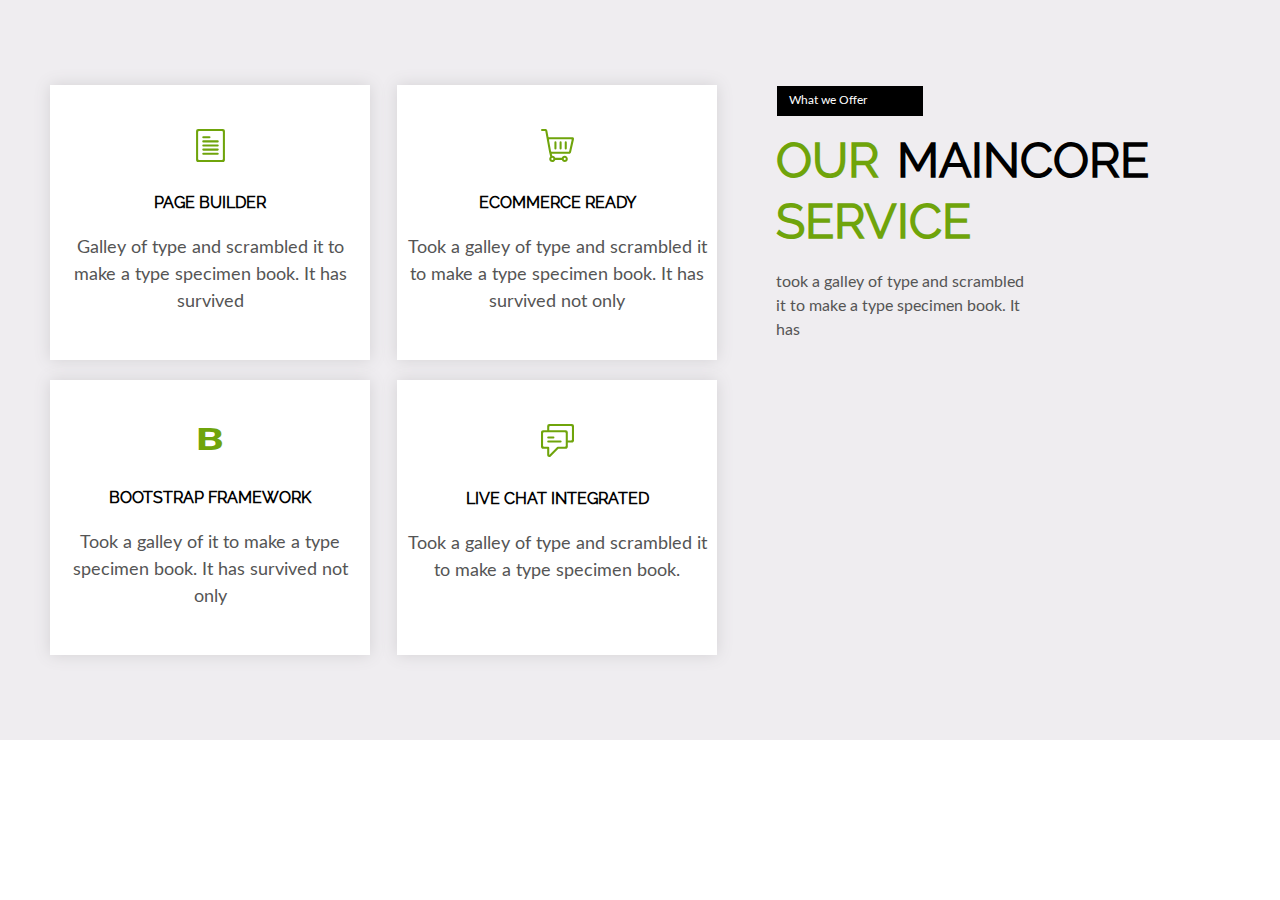
<file: lesson27/index.html>
<!doctype html>
<html lang="en">

<head>
    <meta charset="utf-8">
    <meta name="viewport" content="width=device-width, initial-scale=1, shrink-to-fit=no">
    <link rel="stylesheet" href="css/normalize.css">
    <link rel="stylesheet" href="css/style.css">
    <title>Site</title>
</head>

<body>
    <section class="main">
        <div class="container">
            <div class="grid-block">
                <div class="main__header">
                    <div class="main__subtitle">What we Offer</div>
                    <div class="invalid">
                        <h1 class="main__title-1">Our</h1>
                        <h1 class="main__title-3">MainCore</h1>
                    </div>
                    <h1 class="main__title-2">Service</h1>
                    <p>took a galley of type and scrambled it to make a type specimen book. It has</p>
                </div>
                <div class="main__block-1">
                    <img src="img/File.svg" width="29" height="33">
                    <strong class="main__block__title">Page builder</strong>
                    <span class="main__block__subtitle">Galley of type and scrambled it to make a type specimen book. It has survived </span>
                </div>
                <div class="main__block-2">
                    <img src="img/Shopping cart.svg" width="33" height="33">
                    <strong class="main__block__title">Ecommerce ready</strong>
                    <span class="main__block__subtitle">Took a galley of type and scrambled it to make a type specimen book. It has survived not only </span>
                </div>
                <div class="main__block-3">
                    <img src="img/B.svg" width="28" height="37">
                    <strong class="main__block__title">Bootstrap Framework</strong>
                    <span class="main__block__subtitle">Took a galley of it to make a type specimen book. It has survived not only </span>
                </div>
                <div class="main__block-4">
                    <img src="img/Comments.svg" width="33" height="33">
                    <strong class="main__block__title">Live Chat Integrated</strong>
                    <span class="main__block__subtitle">Took a galley of type and scrambled it to make a type specimen book.</span>
                </div>
            </div>
        </div>
    </section>
</body>

</html>
</file>
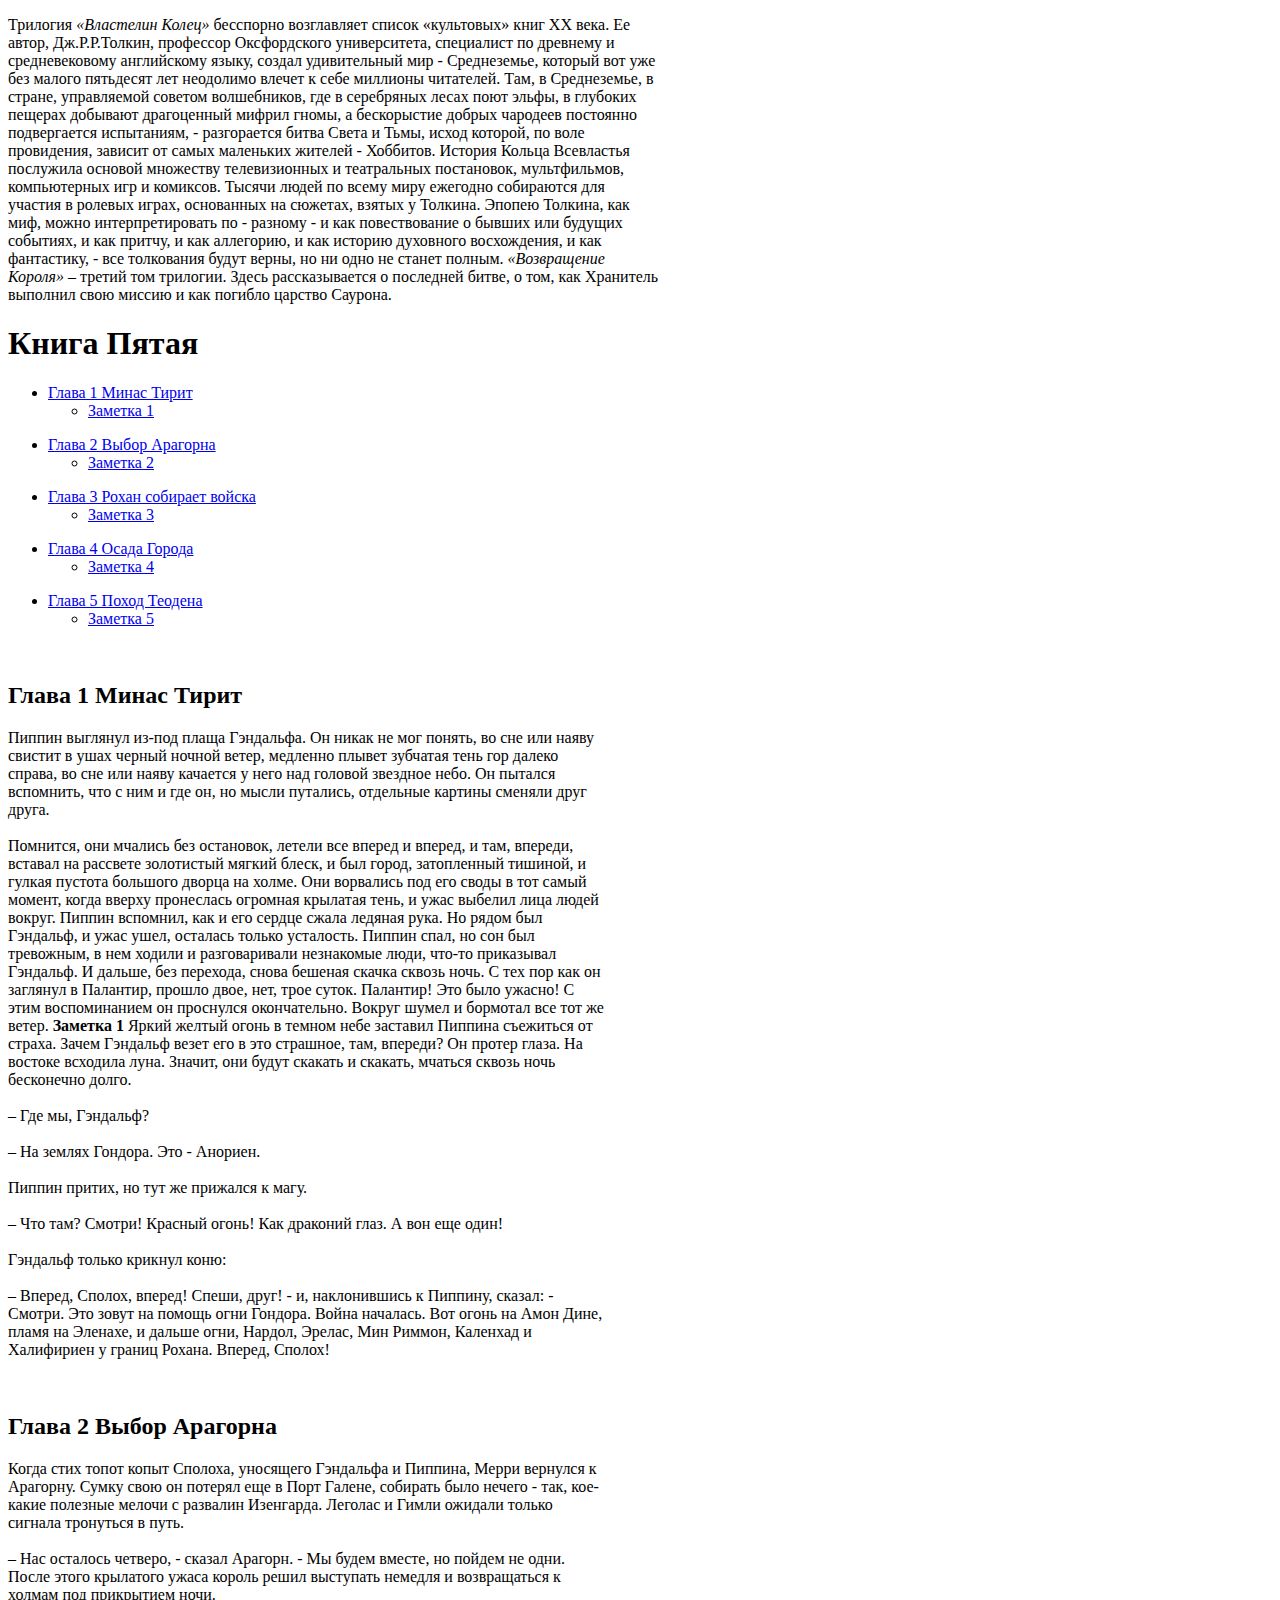
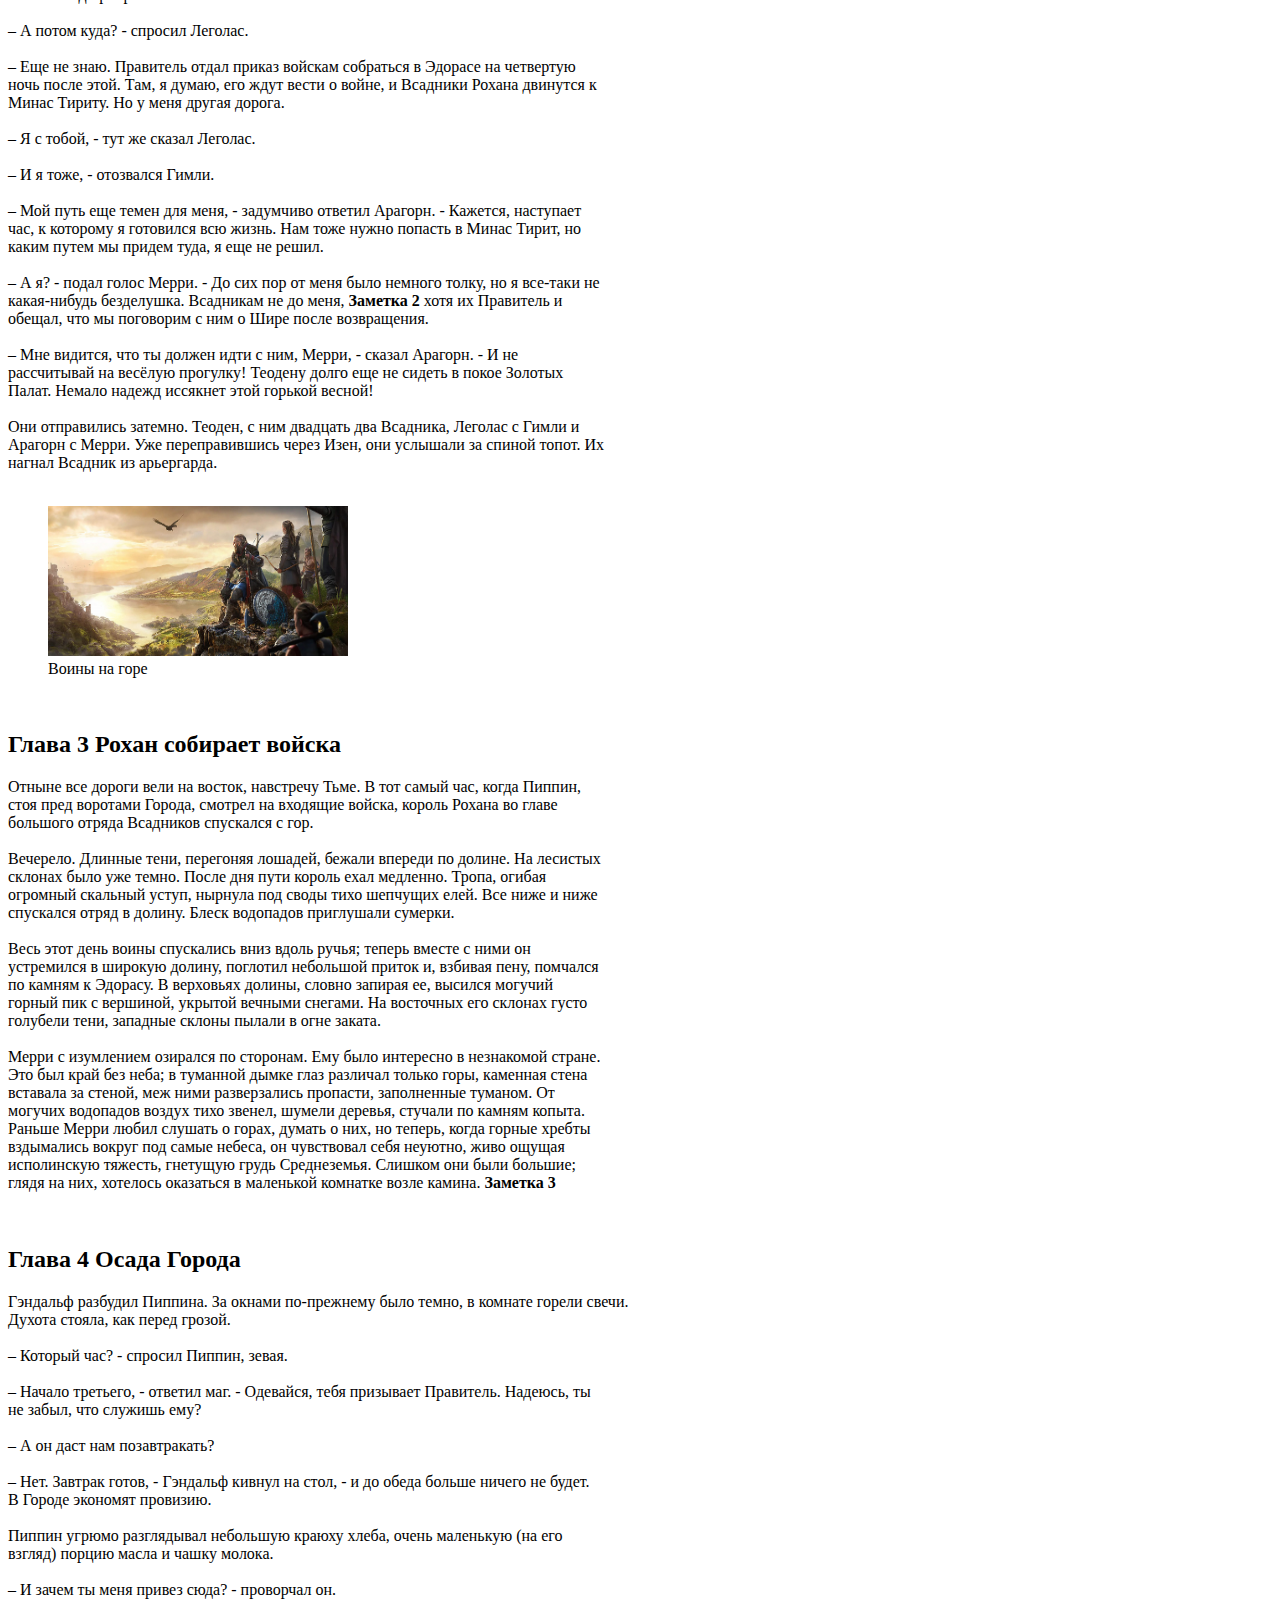
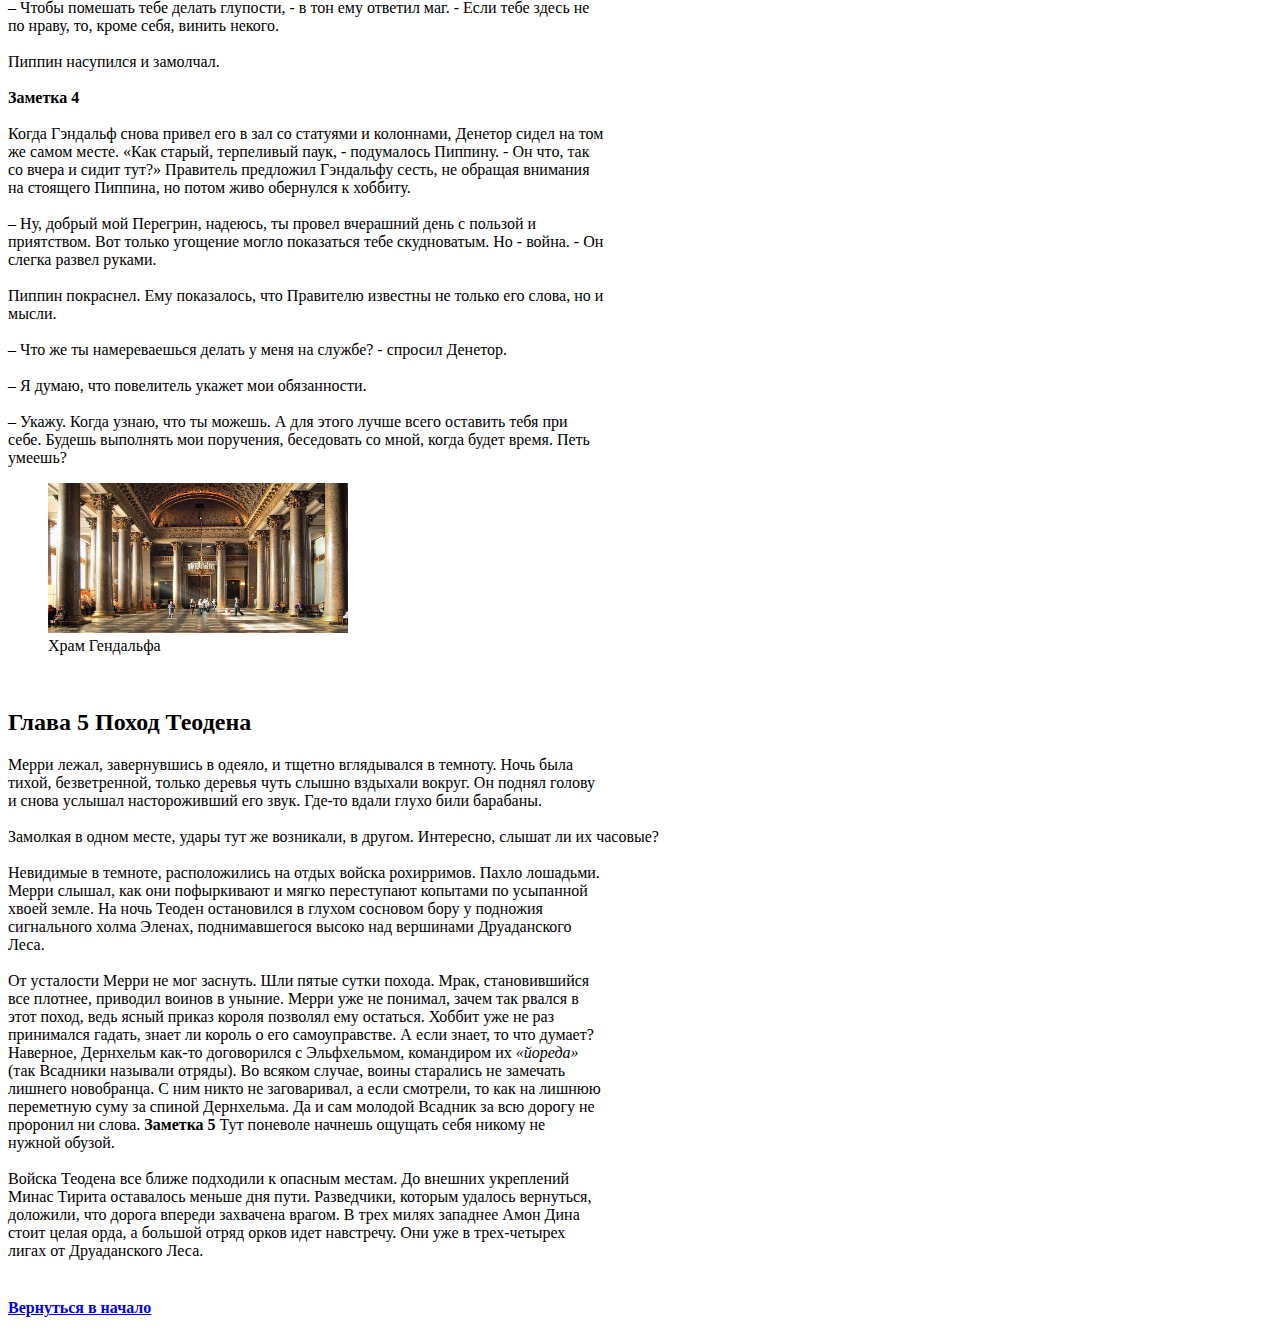
<file: lesson4/index.html>
<!DOCTYPE html>
<html lang="en">

<head>
    <meta charset="UTF-8">
    <meta http-equiv="X-UA-Compatible" content="IE=edge">
    <meta name="viewport" content="width=device-width, initial-scale=1.0">

    <title>Document</title>
</head>

<body>
    <p id="BeginPage">
        Трилогия <i>«Властелин Колец»</i> бесспорно возглавляет список «культовых» книг XX века. Ее <br> автор, Дж.Р.Р.Толкин, профессор Оксфордского университета, специалист по древнему и <br> средневековому английскому языку, создал удивительный мир
        - Среднеземье, который вот уже <br> без малого пятьдесят лет неодолимо влечет к себе миллионы читателей. Там, в Среднеземье, в <br> стране, управляемой советом волшебников, где в серебряных лесах поют эльфы, в глубоких <br> пещерах добывают драгоценный
        мифрил гномы, а бескорыстие добрых чародеев постоянно <br> подвергается испытаниям, - разгорается битва Света и Тьмы, исход которой, по воле <br> провидения, зависит от самых маленьких жителей - Хоббитов. История Кольца Всевластья <br> послужила
        основой множеству телевизионных и театральных постановок, мультфильмов, <br> компьютерных игр и комиксов. Тысячи людей по всему миру ежегодно собираются для <br> участия в ролевых играх, основанных на сюжетах, взятых у Толкина. Эпопею Толкина,
        как <br> миф, можно интерпретировать по - разному - и как повествование о бывших или будущих <br> событиях, и как притчу, и как аллегорию, и как историю духовного восхождения, и как <br> фантастику, - все толкования будут верны, но ни одно не
        станет полным. <i>«Возвращение <br> Короля»</i> – третий том трилогии. Здесь рассказывается о последней битве, о том, как Хранитель <br> выполнил свою миссию и как погибло царство Саурона.
    </p>

    <h1>Книга Пятая</h1>

    <ul>
        <li><a href="#ChapterFirst">Глава 1 Минас Тирит</a></li>
        <ul>
            <li><a href="#NoteFirst">Заметка 1</a></li>
        </ul>
    </ul>
    <ul>
        <li><a href="#ChapterSecond">Глава 2 Выбор Арагорна</a></li>
        <ul>
            <li><a href="#NoteSecond">Заметка 2</a></li>
        </ul>
    </ul>
    <ul>
        <li><a href="#ChapterThird">Глава 3 Рохан собирает войска</a></li>
        <ul>
            <li><a href="#NoteThird">Заметка 3</a></li>
        </ul>
    </ul>
    <ul>
        <li><a href="#ChapterFourth">Глава 4 Осада Города</a></li>
        <ul>
            <li><a href="#NoteFourth">Заметка 4</a></li>
        </ul>
    </ul>
    <ul>
        <li><a href="#ChapterFifth">Глава 5 Поход Теодена</a></li>
        <ul>
            <li><a href="#NoteFifth">Заметка 5</a></li>
        </ul>
    </ul>
    <br>

    <h2 id="ChapterFirst">Глава 1 Минас Тирит</h2>
    <p>
        Пиппин выглянул из-под плаща Гэндальфа. Он никак не мог понять, во сне или наяву <br> свистит в ушах черный ночной ветер, медленно плывет зубчатая тень гор далеко <br> справа, во сне или наяву качается у него над головой звездное небо. Он пытался
        <br> вспомнить, что с ним и где он, но мысли путались, отдельные картины сменяли друг <br> друга. <br> <br> Помнится, они мчались без остановок, летели все вперед и вперед, и там, впереди, <br> вставал на рассвете золотистый мягкий блеск, и был
        город, затопленный тишиной, и <br> гулкая пустота большого дворца на холме. Они ворвались под его своды в тот самый <br> момент, когда вверху пронеслась огромная крылатая тень, и ужас выбелил лица людей <br> вокруг. Пиппин вспомнил, как и его
        сердце сжала ледяная рука. Но рядом был <br> Гэндальф, и ужас ушел, осталась только усталость. Пиппин спал, но сон был <br> тревожным, в нем ходили и разговаривали незнакомые люди, что-то приказывал <br> Гэндальф. И дальше, без перехода, снова
        бешеная скачка сквозь ночь. С тех пор как он <br> заглянул в Палантир, прошло двое, нет, трое суток. Палантир! Это было ужасно! С <br> этим воспоминанием он проснулся окончательно. Вокруг шумел и бормотал все тот же <br> ветер.
        <b id="NoteFirst">Заметка 1</b> Яркий желтый огонь в темном небе заставил Пиппина съежиться от <br> страха. Зачем Гэндальф везет его в это страшное, там, впереди? Он протер глаза. На <br> востоке всходила луна. Значит, они будут скакать и скакать,
        мчаться сквозь ночь <br> бесконечно долго. <br> <br> – Где мы, Гэндальф? <br> <br> – На землях Гондора. Это - Анориен. <br> <br> Пиппин притих, но тут же прижался к магу. <br> <br> – Что там? Смотри! Красный огонь! Как драконий глаз. А вон еще
        один! <br> <br> Гэндальф только крикнул коню: <br> <br> – Вперед, Сполох, вперед! Спеши, друг! - и, наклонившись к Пиппину, сказал: - <br> Смотри. Это зовут на помощь огни Гондора. Война началась. Вот огонь на Амон Дине, <br> пламя на Эленахе,
        и дальше огни, Нардол, Эрелас, Мин Риммон, Каленхад и <br> Халифириен у границ Рохана. Вперед, Сполох!
    </p>
    <br>

    <h2 id="ChapterSecond">Глава 2 Выбор Арагорна</h2>
    <p>
        Когда стих топот копыт Сполоха, уносящего Гэндальфа и Пиппина, Мерри вернулся к <br> Арагорну. Сумку свою он потерял еще в Порт Галене, собирать было нечего - так, кое- <br> какие полезные мелочи с развалин Изенгарда. Леголас и Гимли ожидали только
        <br> сигнала тронуться в путь. <br> <br> – Нас осталось четверо, - сказал Арагорн. - Мы будем вместе, но пойдем не одни. <br> После этого крылатого ужаса король решил выступать немедля и возвращаться к <br> холмам под прикрытием ночи. <br> <br>        – А потом куда? - спросил Леголас. <br> <br> – Еще не знаю. Правитель отдал приказ войскам собраться в Эдорасе на четвертую <br> ночь после этой. Там, я думаю, его ждут вести о войне, и Всадники Рохана двинутся к <br> Минас Тириту. Но у меня другая
        дорога. <br> <br> – Я с тобой, - тут же сказал Леголас. <br> <br> – И я тоже, - отозвался Гимли. <br> <br> – Мой путь еще темен для меня, - задумчиво ответил Арагорн. - Кажется, наступает <br> час, к которому я готовился всю жизнь. Нам тоже нужно
        попасть в Минас Тирит, но <br> каким путем мы придем туда, я еще не решил. <br> <br> – А я? - подал голос Мерри. - До сих пор от меня было немного толку, но я все-таки не <br> какая-нибудь безделушка. Всадникам не до меня,
        <b id="NoteSecond">Заметка 2</b> хотя их Правитель и <br> обещал, что мы поговорим с ним о Шире после возвращения. <br> <br> – Мне видится, что ты должен идти с ним, Мерри, - сказал Арагорн. - И не <br> рассчитывай на весёлую прогулку! Теодену
        долго еще не сидеть в покое Золотых <br> Палат. Немало надежд иссякнет этой горькой весной! <br> <br> Они отправились затемно. Теоден, с ним двадцать два Всадника, Леголас с Гимли и <br> Арагорн с Мерри. Уже переправившись через Изен, они услышали
        за спиной топот. Их <br> нагнал Всадник из арьергарда. <br> <br>
    </p>
    <figure>
        <img src="img/MontainKing.jpeg" alt="people from the mountain" width="300px" height="150px">
        <figcaption>Воины на горе</figcaption>
    </figure>
    <br>

    <h2 id="ChapterThird">Глава 3 Рохан собирает войска</h2>
    <p>
        Отныне все дороги вели на восток, навстречу Тьме. В тот самый час, когда Пиппин, <br> стоя пред воротами Города, смотрел на входящие войска, король Рохана во главе <br> большого отряда Всадников спускался с гор. <br> <br> Вечерело. Длинные тени,
        перегоняя лошадей, бежали впереди по долине. На лесистых <br> склонах было уже темно. После дня пути король ехал медленно. Тропа, огибая <br> огромный скальный уступ, нырнула под своды тихо шепчущих елей. Все ниже и ниже <br> спускался отряд в
        долину. Блеск водопадов приглушали сумерки. <br> <br> Весь этот день воины спускались вниз вдоль ручья; теперь вместе с ними он <br> устремился в широкую долину, поглотил небольшой приток и, взбивая пену, помчался <br> по камням к Эдорасу. В верховьях
        долины, словно запирая ее, высился могучий <br> горный пик с вершиной, укрытой вечными снегами. На восточных его склонах густо <br> голубели тени, западные склоны пылали в огне заката. <br> <br> Мерри с изумлением озирался по сторонам. Ему было
        интересно в незнакомой стране. <br> Это был край без неба; в туманной дымке глаз различал только горы, каменная стена <br> вставала за стеной, меж ними разверзались пропасти, заполненные туманом. От <br> могучих водопадов воздух тихо звенел, шумели
        деревья, стучали по камням копыта. <br> Раньше Мерри любил слушать о горах, думать о них, но теперь, когда горные хребты <br> вздымались вокруг под самые небеса, он чувствовал себя неуютно, живо ощущая <br> исполинскую тяжесть, гнетущую грудь
        Среднеземья. Слишком они были большие; <br> глядя на них, хотелось оказаться в маленькой комнатке возле камина.
        <b id="NoteThird">Заметка 3</b>
    </p>
    <br>

    <h2 id="ChapterFourth">Глава 4 Осада Города</h2>
    <p>
        Гэндальф разбудил Пиппина. За окнами по-прежнему было темно, в комнате горели свечи. <br> Духота стояла, как перед грозой. <br> <br> – Который час? - спросил Пиппин, зевая. <br> <br> – Начало третьего, - ответил маг. - Одевайся, тебя призывает
        Правитель. Надеюсь, ты <br> не забыл, что служишь ему? <br> <br> – А он даст нам позавтракать? <br> <br> – Нет. Завтрак готов, - Гэндальф кивнул на стол, - и до обеда больше ничего не будет. <br> В Городе экономят провизию. <br> <br> Пиппин угрюмо
        разглядывал небольшую краюху хлеба, очень маленькую (на его <br> взгляд) порцию масла и чашку молока. <br> <br> – И зачем ты меня привез сюда? - проворчал он. <br> – Чтобы помешать тебе делать глупости, - в тон ему ответил маг. - Если тебе здесь
        не
        <br> по нраву, то, кроме себя, винить некого. <br> <br> Пиппин насупился и замолчал.<br> <br>
        <b id="NoteFourth">Заметка 4</b> <br> <br> Когда Гэндальф снова привел его в зал со статуями и колоннами, Денетор сидел на том <br> же самом месте. «Как старый, терпеливый паук, - подумалось Пиппину. - Он что, так <br> со вчера и сидит тут?» Правитель
        предложил Гэндальфу сесть, не обращая внимания <br> на стоящего Пиппина, но потом живо обернулся к хоббиту. <br> <br> – Ну, добрый мой Перегрин, надеюсь, ты провел вчерашний день с пользой и <br> приятством. Вот только угощение могло показаться
        тебе скудноватым. Но - война. - Он <br> слегка развел руками. <br> <br> Пиппин покраснел. Ему показалось, что Правителю известны не только его слова, но и <br> мысли. <br> <br> – Что же ты намереваешься делать у меня на службе? - спросил Денетор.
        <br> <br> – Я думаю, что повелитель укажет мои обязанности. <br> <br> – Укажу. Когда узнаю, что ты можешь. А для этого лучше всего оставить тебя при <br> себе. Будешь выполнять мои поручения, беседовать со мной, когда будет время. Петь <br> умеешь?
    </p>
    <figure>
        <img src="img/Temple.jpg" alt="Temple Gandalf" width="300px" height="150px">
        <figcaption>Храм Гендальфа</figcaption>
    </figure>
    <br>

    <h2 id="ChapterFifth">Глава 5 Поход Теодена</h2>
    <p>
        Мерри лежал, завернувшись в одеяло, и тщетно вглядывался в темноту. Ночь была <br> тихой, безветренной, только деревья чуть слышно вздыхали вокруг. Он поднял голову <br> и снова услышал настороживший его звук. Где-то вдали глухо били барабаны.
        <br> <br> Замолкая в одном месте, удары тут же возникали, в другом. Интересно, слышат ли их часовые? <br> <br> Невидимые в темноте, расположились на отдых войска рохирримов. Пахло лошадьми. <br> Мерри слышал, как они пофыркивают и мягко переступают
        копытами по усыпанной <br> хвоей земле. На ночь Теоден остановился в глухом сосновом бору у подножия <br> сигнального холма Эленах, поднимавшегося высоко над вершинами Друаданского <br> Леса. <br> <br> От усталости Мерри не мог заснуть. Шли пятые
        сутки похода. Мрак, становившийся <br> все плотнее, приводил воинов в уныние. Мерри уже не понимал, зачем так рвался в <br> этот поход, ведь ясный приказ короля позволял ему остаться. Хоббит уже не раз <br> принимался гадать, знает ли король о
        его самоуправстве. А если знает, то что думает? <br> Наверное, Дернхельм как-то договорился с Эльфхельмом, командиром их <i>«йореда»</i> <br> (так Всадники называли отряды). Во всяком случае, воины старались не замечать <br> лишнего новобранца.
        С ним никто не заговаривал, а если смотрели, то как на лишнюю <br> переметную суму за спиной Дернхельма. Да и сам молодой Всадник за всю дорогу не <br> проронил ни слова.
        <b id="NoteFifth">Заметка 5</b> Тут поневоле начнешь ощущать себя никому не <br> нужной обузой.<br> <br> Войска Теодена все ближе подходили к опасным местам. До внешних укреплений <br> Минас Тирита оставалось меньше дня пути. Разведчики, которым
        удалось вернуться, <br> доложили, что дорога впереди захвачена врагом. В трех милях западнее Амон Дина <br> стоит целая орда, а большой отряд орков идет навстречу. Они уже в трех-четырех <br> лигах от Друаданского Леса. <br> <br>
    </p>

    <h4><a href="#BeginPage">Вернуться в начало</a></h4>
</body>

</html>
</file>
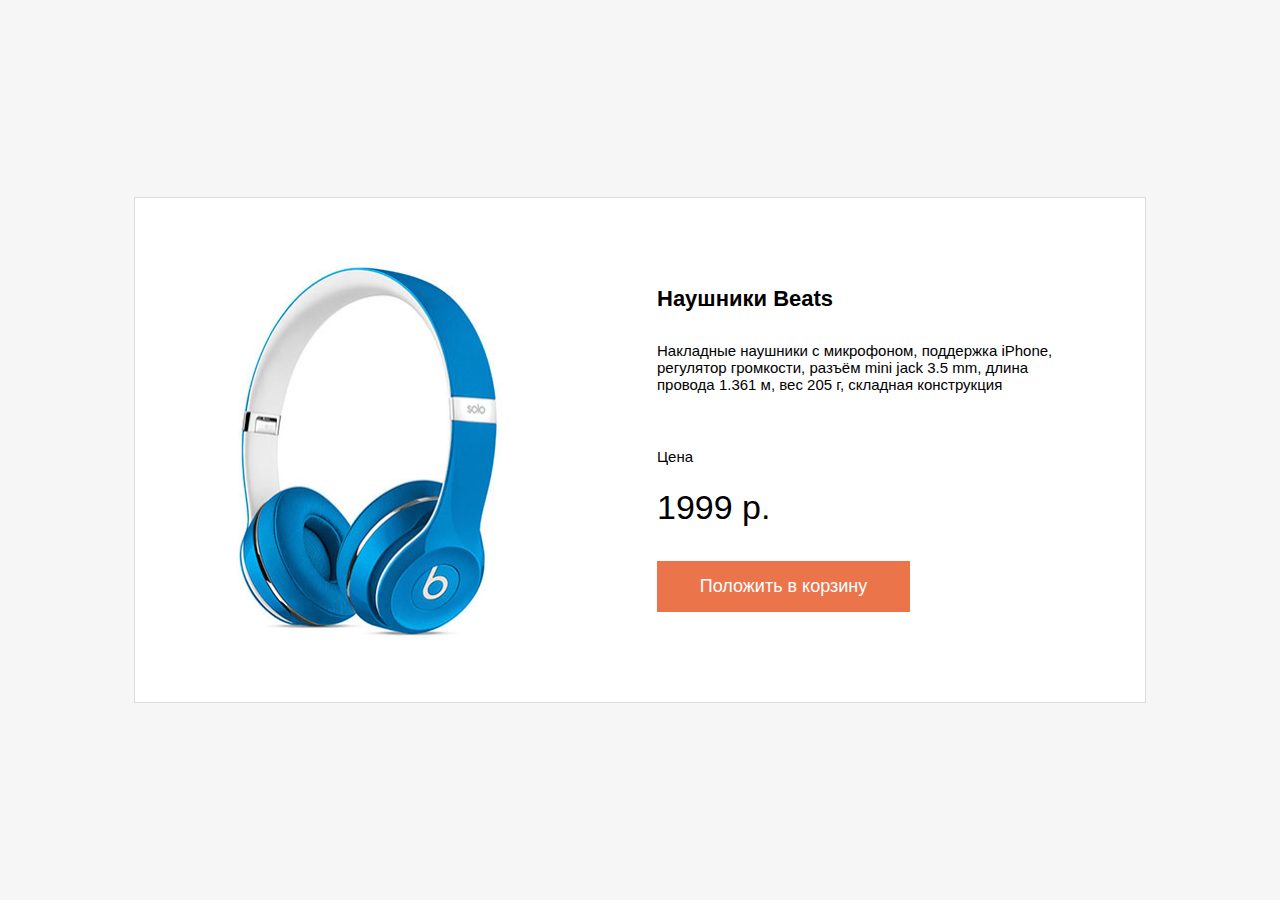
<file: lesson6/index.html>
<!DOCTYPE html>
<html lang="en">

<head>
    <meta charset="UTF-8">
    <meta http-equiv="X-UA-Compatible" content="IE=edge">
    <meta name="viewport" content="width=device-width, initial-scale=1.0">
    <link rel="stylesheet" href="css/style.css">
    <title>Наушники Beats</title>
</head>

<body>
    <div class="main-container">
        <div>
            <div class="main-block">
                <div class="left-block">
                    <img src="img/Headphones.jpg" alt="headphones" width="376px" height="376px">
                </div>

                <div class="right-block">
                    <div class="name-product">
                        <p>
                            Наушники Beats
                        </p>
                    </div>
                    <div class="desription-product">
                        <p>
                            Накладные наушники с микрофоном, поддержка iPhone, регулятор громкости, разъём mini jack 3.5 mm, длина провода 1.361 м, вес 205 г, складная конструкция
                        </p>
                    </div>
                    <div class="price">
                        <p>Цена</p>
                        <div class="price-number">
                            <p>1999 р.</p>
                        </div>
                    </div>
                    <button>Положить в корзину</button>
                </div>
            </div>

        </div>
</body>

</html>
</file>
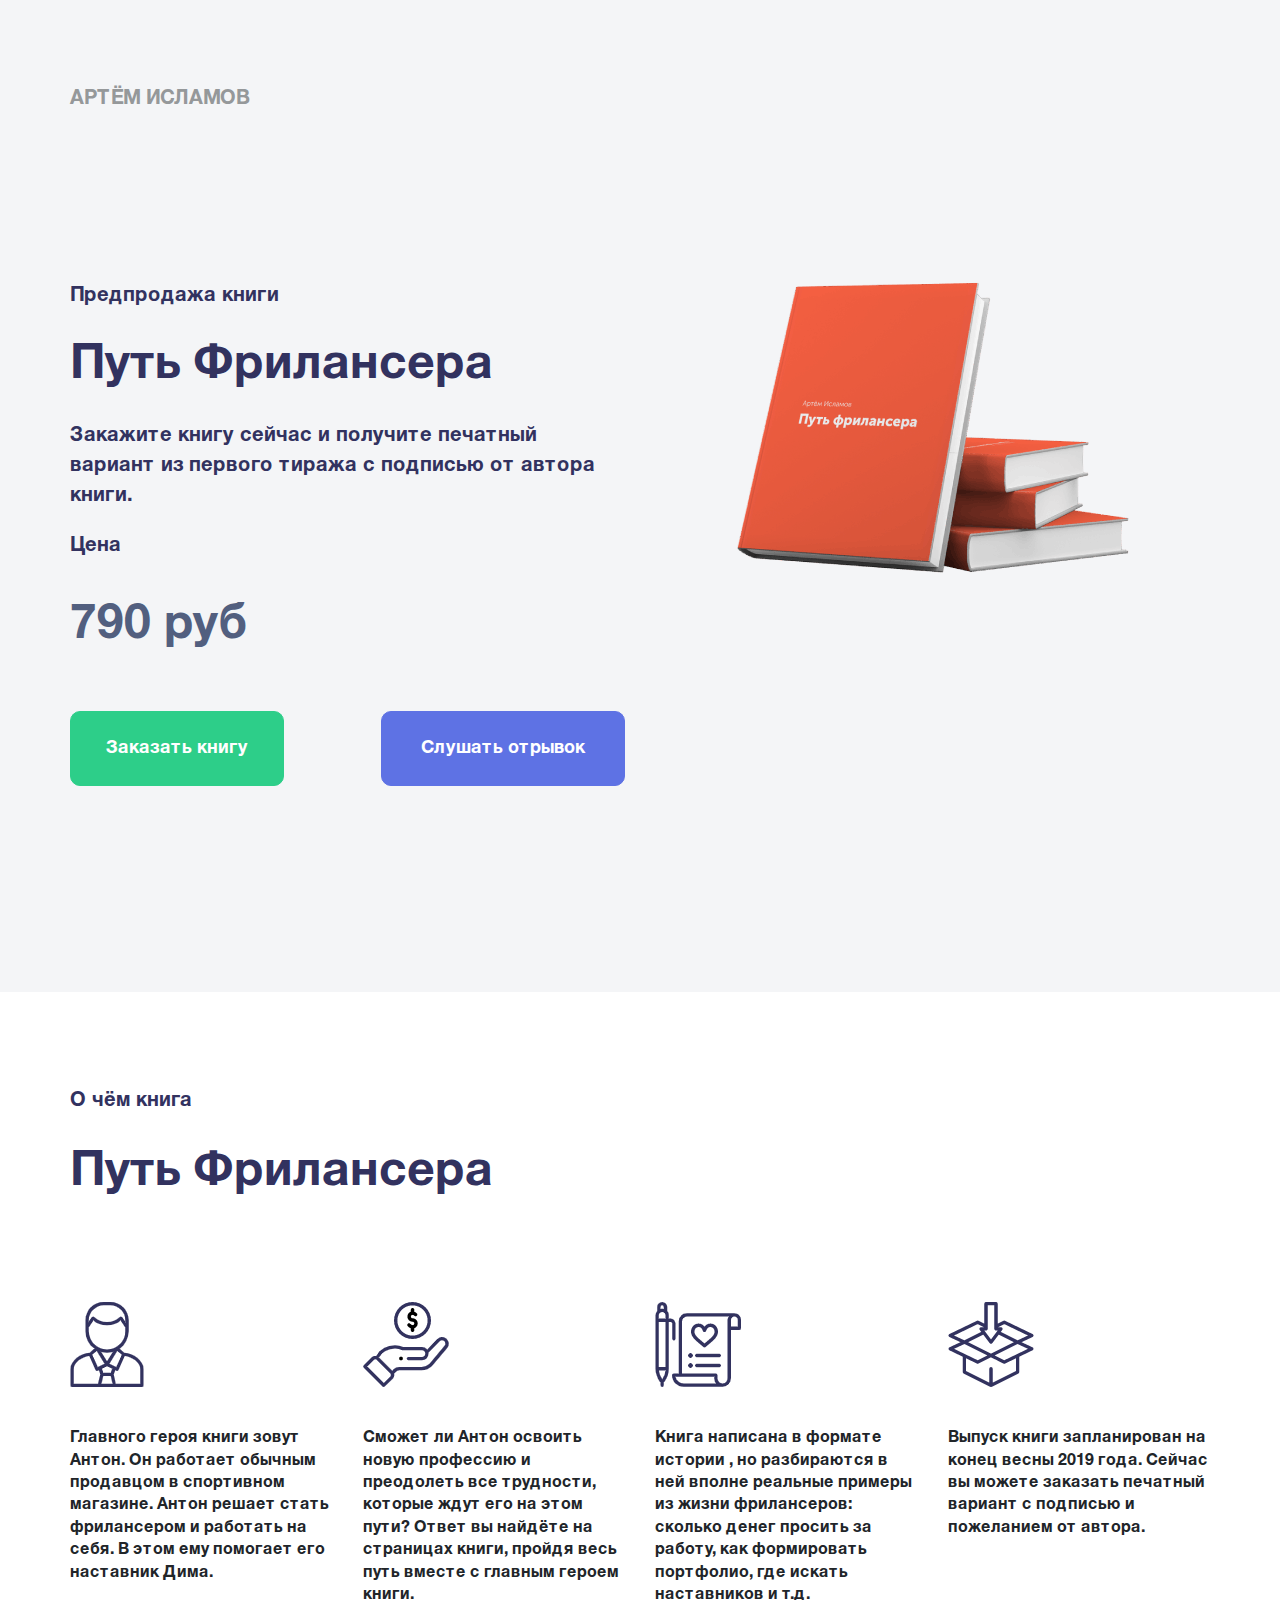
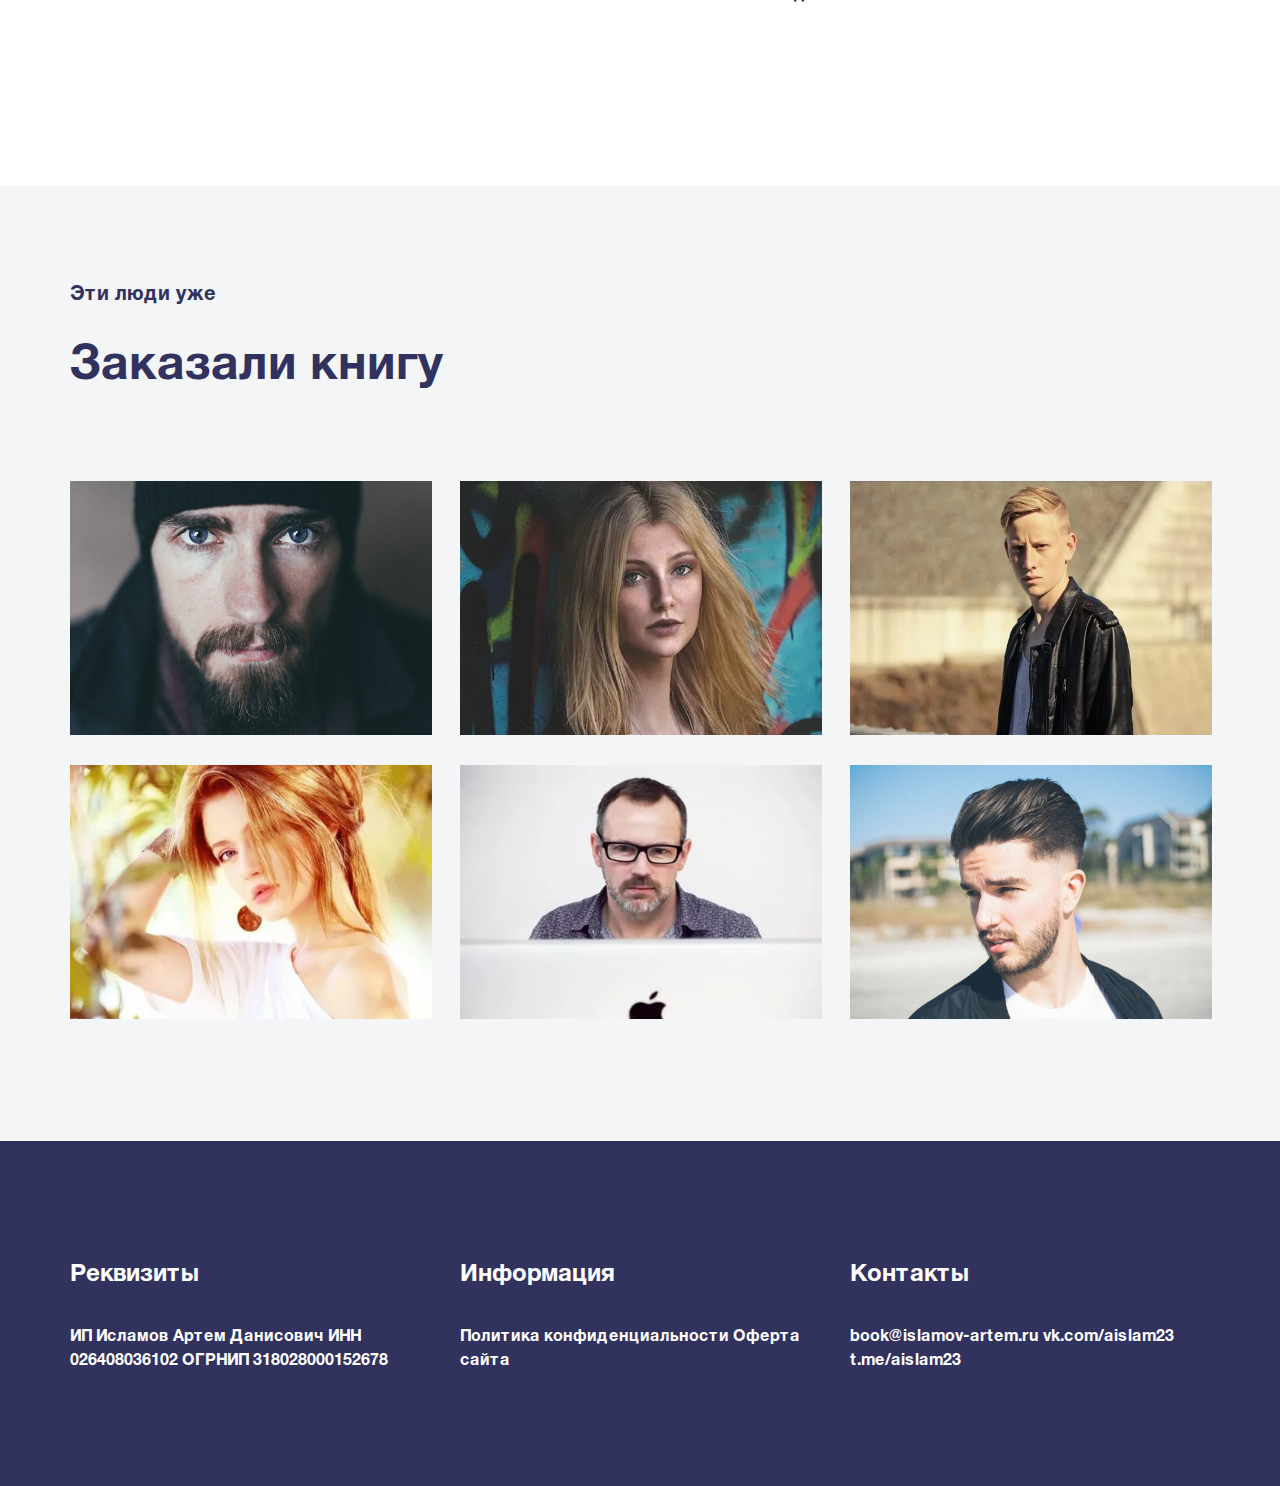
<file: lesson10/src/index.html>
<!DOCTYPE html>
<html lang="en">

<head>
    <meta charset="UTF-8">
    <meta http-equiv="X-UA-Compatible" content="IE=edge">
    <meta name="viewport" content="width=device-width, initial-scale=1.0">
    <link rel="stylesheet" href="css/bootstrap.min.css">
    <link rel="stylesheet" href="css/style.css">
    <title>Предпродажа книги</title>
</head>

<body>
    <header class="head-container">
        <div class="container">
            <nav class="navbar navbar-light">
                <a class="navbar-brand">Артём Исламов</a>
            </nav>
            <div class="main">
                <div class="row">
                    <div class="col-sm-12 col-md-6 col-lg-6 col-xl-6">
                        <div class="text-button">
                            <span class="subtitle">Предпродажа книги</span>
                            <h4>Путь Фрилансера</h4>
                            <p class="description">Закажите книгу сейчас и получите печатный вариант из первого тиража с подписью от автора книги. </p>
                            <p class="price-word">Цена</p>
                            <p class="price">790 руб</p>
                            <div class="button-header">
                                <button class="first-button"><a href="#">Заказать книгу</a></button>
                                <button class="second-button"><a href="#">Слушать отрывок</a></button>
                            </div>
                        </div>
                    </div>
                    <div class="col-sm-12 col-md-6 col-lg-6 col-xl-6 va-middle">
                        <div class="book">
                            <img src="img/book.png" alt="Книга Путь Фрилансера" width="393px" height="292px">
                        </div>
                    </div>
                </div>
            </div>
        </div>
    </header>

    <section class="about">
        <div class="container">
            <span class="about-book">О чём книга</span>
            <h2>Путь Фрилансера</h2>
            <div class="row">
                <div class="col-sm-6 col-md-4 col-lg-3 col-xl-3">
                    <div class="card-1">
                        <img src="img/icon-man.png" alt="Icon Man">
                        <p>Главного героя книги зовут Антон. Он работает обычным продавцом в спортивном магазине. Антон решает стать фрилансером и работать на себя. В этом ему помогает его наставник Дима.</p>
                    </div>
                </div>
                <div class="col-sm-6 col-md-4 col-lg-3 col-xl-3">
                    <div class="card-general">
                        <img src="img/icon-hand.png" alt="Icon Hand">
                        <p>Сможет ли Антон освоить новую профессию и преодолеть все трудности, которые ждут его на этом пути? Ответ вы найдёте на страницах книги, пройдя весь путь вместе с главным героем книги.</p>
                    </div>
                </div>
                <div class="col-sm-6 col-md-4 col-lg-3 col-xl-3">
                    <div class="card-general">
                        <img src="img/icon-notepad.png" alt="Icon Notepad">
                        <p>Книга написана в формате истории , но разбираются в ней вполне реальные примеры из жизни фрилансеров: сколько денег просить за работу, как формировать портфолио, где искать наставников и т.д.</p>
                    </div>
                </div>
                <div class="col-sm-6 col-md-4 col-lg-3 col-xl-3">
                    <div class="card-general">
                        <img src="img/icon-box.png" alt="Icon Box">
                        <p>Выпуск книги запланирован на конец весны 2019 года. Сейчас вы можете заказать печатный вариант с подписью и пожеланием от автора.</p>
                    </div>
                </div>
            </div>
        </div>
    </section>

    <section class="people">
        <div class="container">
            <span class="people-already">Эти люди уже</span>
            <h4>Заказали книгу</h4>
            <div class="row">
                <div class="col-sm-12 col-md-6 col-lg-4 col-xl-4">
                    <div class="photo">
                        <img src="img/man-1.jpg" alt="" width="362px" height="254px">
                    </div>
                </div>
                <div class="col-sm-12 col-md-6 col-lg-4 col-xl-4">
                    <div class="photo">
                        <img src="img/woman-1.jpg" alt="" width="362px" height="254px">
                    </div>
                </div>
                <div class="col-sm-12 col-md-6 col-lg-4 col-xl-4">
                    <div class="photo">
                        <img src="img/man-2.jpg" alt="" width="362px" height="254px">
                    </div>
                </div>
                <div class="col-sm-12 col-md-6 col-lg-4 col-xl-4">
                    <div class="photo">
                        <img src="img/woman-2.jpg" alt="" width="362px" height="254px">
                    </div>
                </div>
                <div class="col-sm-12 col-md-6 col-lg-4 col-xl-4">
                    <div class="photo">
                        <img src="img/man-3.jpg" alt="" width="362px" height="254px">
                    </div>
                </div>
                <div class="col-sm-12 col-md-6 col-lg-4 col-xl-4 ">
                    <div class="photo">
                        <img src="img/man-4.jpg" alt="" width="362px" height="254px">
                    </div>
                </div>
            </div>
        </div>
    </section>

    <footer class="footer">
        <div class="container">
            <div class="row">
                <div class="col-sm-6 col-md-4 col-lg-4 col-xl-4">
                    <div class="block-footer">
                        <h4>Реквизиты</h4>
                        <a href="#">ИП Исламов Артем Данисович</a>
                        <a href="#">ИНН 026408036102</a>
                        <a href="#">ОГРНИП 318028000152678</a>
                    </div>
                </div>
                <div class="col-sm-6 col-md-4 col-lg-4 col-xl-4">
                    <div class="block-footer">
                        <h4>Информация</h4>
                        <a href="#">Политика конфиденциальности</a>
                        <a href="#">Оферта сайта</a>
                    </div>
                </div>
                <div class="col-sm-6 col-md-4 col-lg-4 col-xl-4">
                    <div class="block-footer">
                        <h4>Контакты</h4>
                        <a href="#">book@islamov-artem.ru</a>
                        <a href="#">vk.com/aislam23</a>
                        <a href="#">t.me/aislam23</a>
                    </div>
                </div>
            </div>
        </div>
    </footer>
</body>

</html>
</file>
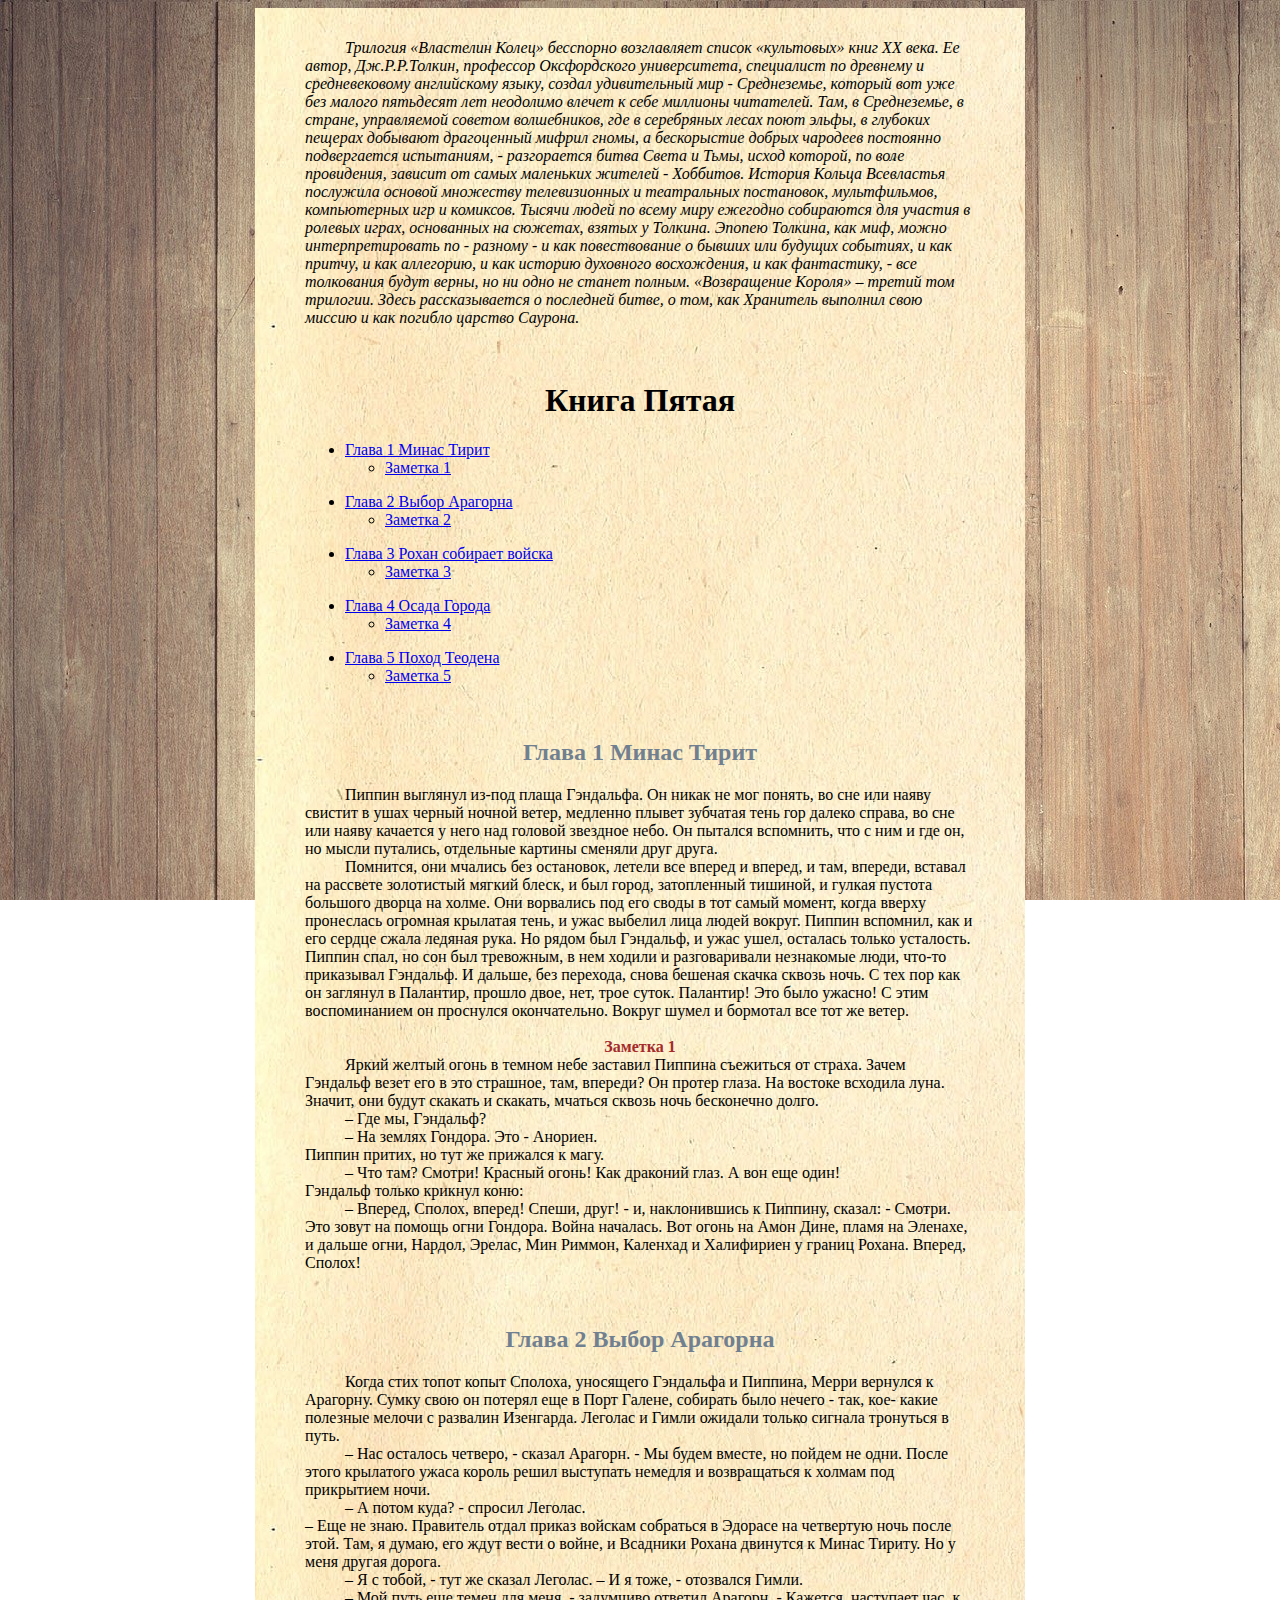
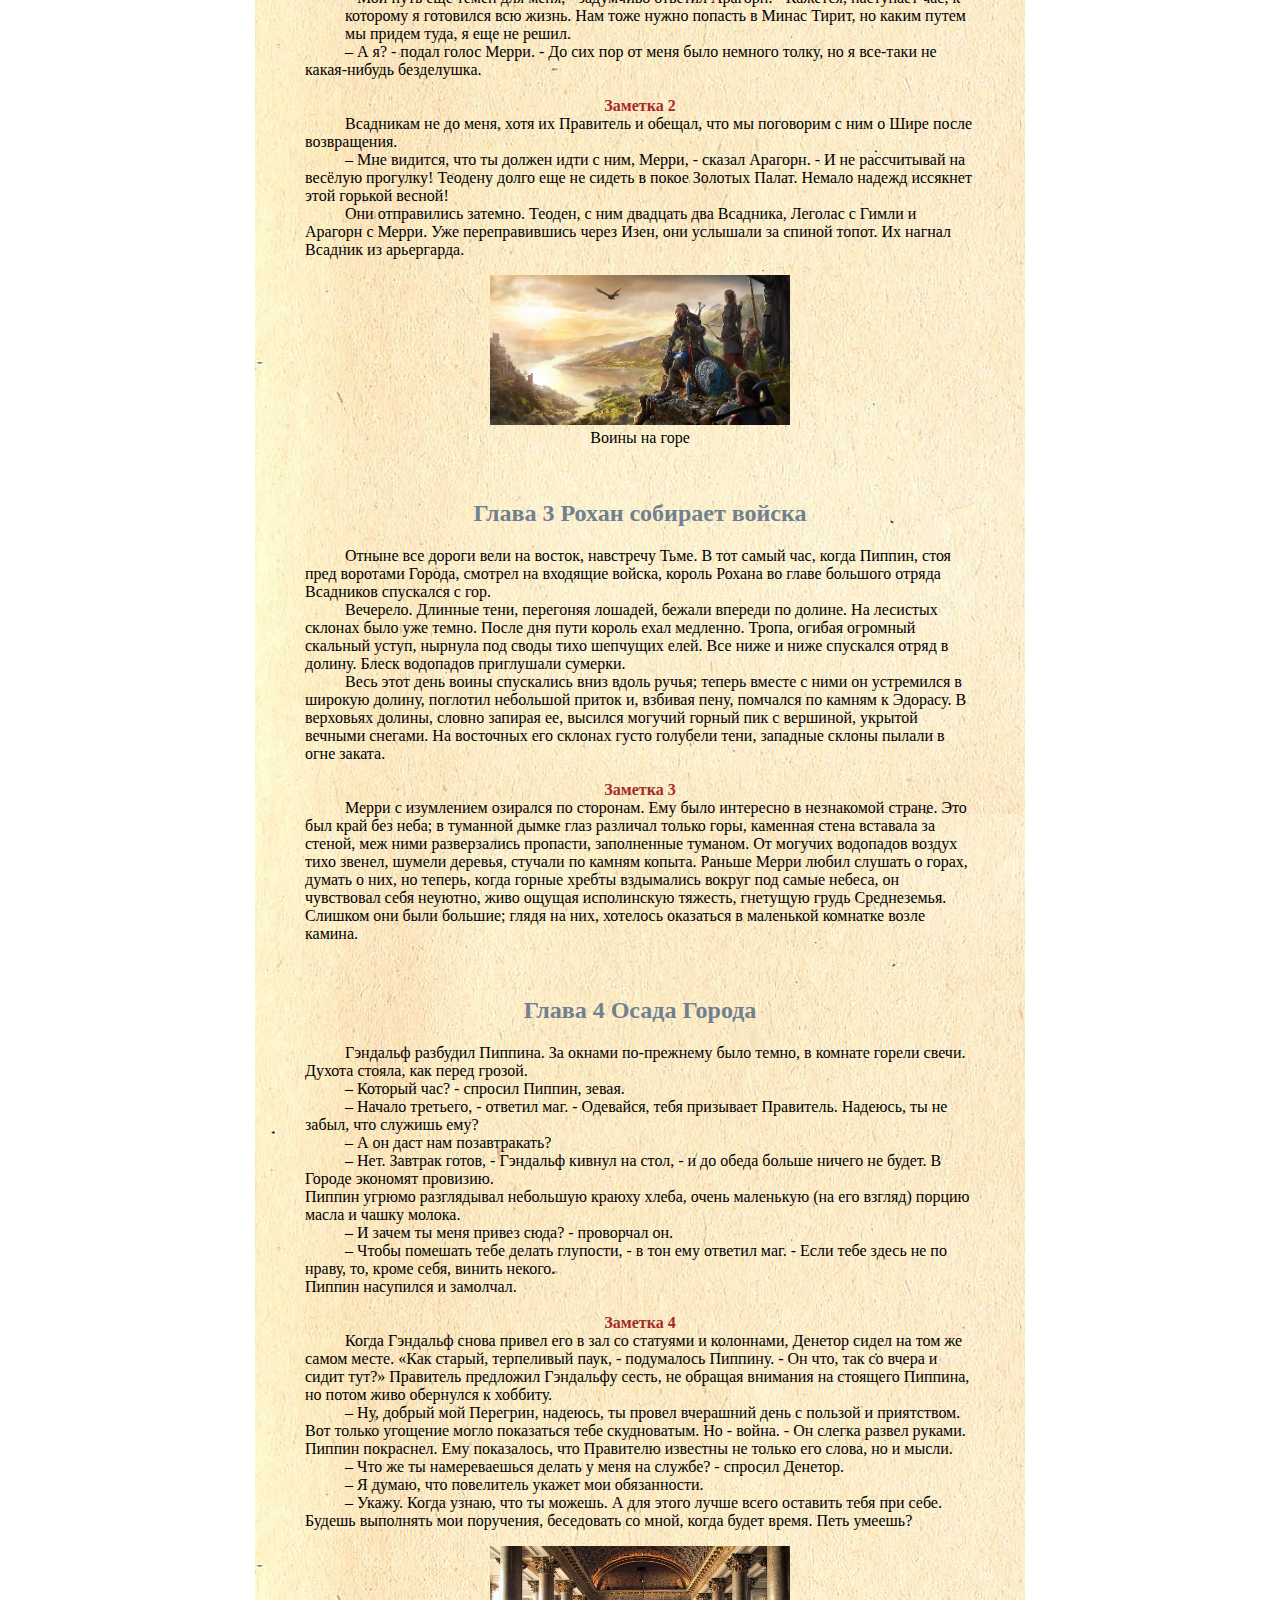
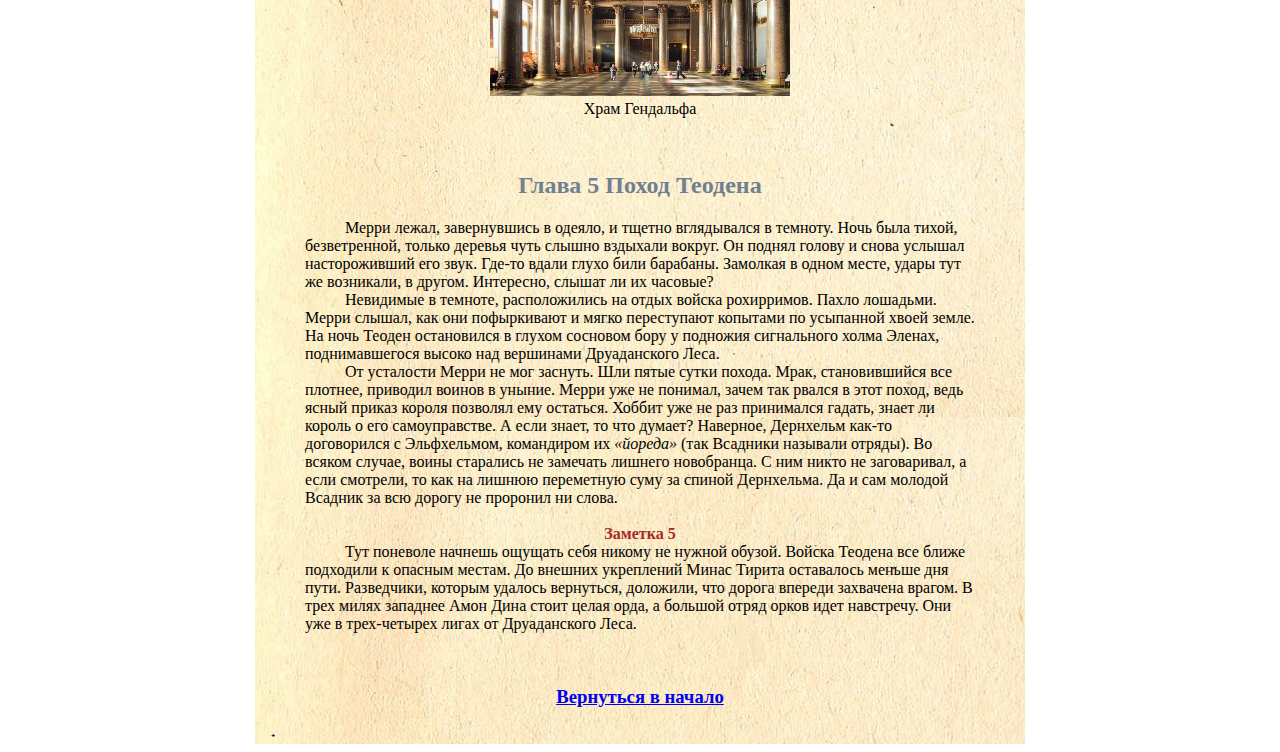
<file: lesson5/easy-lesson5/index.html>
<!DOCTYPE html>
<html lang="en">

<head>
    <meta charset="UTF-8">
    <meta http-equiv="X-UA-Compatible" content="IE=edge">
    <meta name="viewport" content="width=device-width, initial-scale=1.0">
    <link rel="stylesheet" href="css/style.css">
    <title>Пятая книга</title>
</head>

<body>
    <div class="main-container">
        <div class="container">
            <header id="begin-page">
                <p>
                    <div class="first-paragraph">
                        <div class="padding-indet">
                            Трилогия «Властелин Колец» бесспорно возглавляет список «культовых» книг XX века. Ее автор, Дж.Р.Р.Толкин, профессор Оксфордского университета, специалист по древнему и средневековому английскому языку, создал удивительный мир - Среднеземье, который вот
                            уже без малого пятьдесят лет неодолимо влечет к себе миллионы читателей. Там, в Среднеземье, в стране, управляемой советом волшебников, где в серебряных лесах поют эльфы, в глубоких пещерах добывают драгоценный мифрил гномы,
                            а бескорыстие добрых чародеев постоянно подвергается испытаниям, - разгорается битва Света и Тьмы, исход которой, по воле провидения, зависит от самых маленьких жителей - Хоббитов. История Кольца Всевластья послужила основой
                            множеству телевизионных и театральных постановок, мультфильмов, компьютерных игр и комиксов. Тысячи людей по всему миру ежегодно собираются для участия в ролевых играх, основанных на сюжетах, взятых у Толкина. Эпопею Толкина,
                            как миф, можно интерпретировать по - разному - и как повествование о бывших или будущих событиях, и как притчу, и как аллегорию, и как историю духовного восхождения, и как фантастику, - все толкования будут верны, но ни одно
                            не станет полным. «Возвращение Короля» – третий том трилогии. Здесь рассказывается о последней битве, о том, как Хранитель выполнил свою миссию и как погибло царство Саурона.
                        </div>
                    </div>
                </p>
            </header>

            <section>
                <br>
                <div class="title-h1">
                    <h1>Книга Пятая</h1>
                </div>

                <div class="list">
                    <ul>
                        <li><a href="#chapter-first">Глава 1 Минас Тирит</a></li>
                        <ul>
                            <li><a href="#note-first">Заметка 1</a></li>
                        </ul>
                    </ul>
                    <ul>
                        <li><a href="#chapter-second">Глава 2 Выбор Арагорна</a></li>
                        <ul>
                            <li><a href="note-second">Заметка 2</a></li>
                        </ul>
                    </ul>
                    <ul>
                        <li><a href="#chapter-third">Глава 3 Рохан собирает войска</a></li>
                        <ul>
                            <li><a href="#note-third">Заметка 3</a></li>
                        </ul>
                    </ul>
                    <ul>
                        <li><a href="#chapter-fourth">Глава 4 Осада Города</a></li>
                        <ul>
                            <li><a href="#note-fourth">Заметка 4</a></li>
                        </ul>
                    </ul>
                    <ul>
                        <li><a href="#chapter-fifth">Глава 5 Поход Теодена</a></li>
                        <ul>
                            <li><a href="#note-fifth">Заметка 5</a></li>
                        </ul>
                    </ul>
                </div>

                <br>
                <div class="title-h2">
                    <h2 id="chapter-first">Глава 1 Минас Тирит</h2>
                </div>
                <p>
                    <div class="padding-indet">
                        Пиппин выглянул из-под плаща Гэндальфа. Он никак не мог понять, во сне или наяву свистит в ушах черный ночной ветер, медленно плывет зубчатая тень гор далеко справа, во сне или наяву качается у него над головой звездное небо. Он пытался вспомнить, что
                        с ним и где он, но мысли путались, отдельные картины сменяли друг друга.</div>
                    <div class="padding-indet"> Помнится, они мчались без остановок, летели все вперед и вперед, и там, впереди, вставал на рассвете золотистый мягкий блеск, и был город, затопленный тишиной, и гулкая пустота большого дворца на холме. Они ворвались под его своды
                        в тот самый момент, когда вверху пронеслась огромная крылатая тень, и ужас выбелил лица людей вокруг. Пиппин вспомнил, как и его сердце сжала ледяная рука. Но рядом был Гэндальф, и ужас ушел, осталась только усталость. Пиппин спал,
                        но сон был тревожным, в нем ходили и разговаривали незнакомые люди, что-то приказывал Гэндальф. И дальше, без перехода, снова бешеная скачка сквозь ночь. С тех пор как он заглянул в Палантир, прошло двое, нет, трое суток. Палантир!
                        Это было ужасно! С этим воспоминанием он проснулся окончательно. Вокруг шумел и бормотал все тот же ветер.
                    </div>
                    <br>
                    <div class="title-note"><b id="note-first">Заметка 1</b> </div>
                    <div class="padding-indet"> Яркий желтый огонь в темном небе заставил Пиппина съежиться от страха. Зачем Гэндальф везет его в это страшное, там, впереди? Он протер глаза. На востоке всходила луна. Значит, они будут скакать и скакать, мчаться сквозь ночь бесконечно
                        долго.
                    </div>
                    <div class="padding-indet-1">– Где мы, Гэндальф? <br> – На землях Гондора. Это - Анориен.</div>
                    Пиппин притих, но тут же прижался к магу.
                    <div class="padding-indet"> – Что там? Смотри! Красный огонь! Как драконий глаз. А вон еще один!</div> Гэндальф только крикнул коню:
                    <div class="padding-indet"> – Вперед, Сполох, вперед! Спеши, друг! - и, наклонившись к Пиппину, сказал: - Смотри. Это зовут на помощь огни Гондора. Война началась. Вот огонь на Амон Дине, пламя на Эленахе, и дальше огни, Нардол, Эрелас, Мин Риммон, Каленхад и
                        Халифириен у границ Рохана. Вперед, Сполох!</div>
                </p>

                <br>
                <div class="title-h2">
                    <h2 id="chapter-second">Глава 2 Выбор Арагорна</h2>
                </div>
                <p>
                    <div class="padding-indet">
                        Когда стих топот копыт Сполоха, уносящего Гэндальфа и Пиппина, Мерри вернулся к Арагорну. Сумку свою он потерял еще в Порт Галене, собирать было нечего - так, кое- какие полезные мелочи с развалин Изенгарда. Леголас и Гимли ожидали только сигнала тронуться
                        в путь.</div>
                    <div class="padding-indet"> – Нас осталось четверо, - сказал Арагорн. - Мы будем вместе, но пойдем не одни. После этого крылатого ужаса король решил выступать немедля и возвращаться к холмам под прикрытием ночи.</div>
                    <div class="padding-indet"> – А потом куда? - спросил Леголас.</div> – Еще не знаю. Правитель отдал приказ войскам собраться в Эдорасе на четвертую ночь после этой. Там, я думаю, его ждут вести о войне, и Всадники Рохана двинутся к Минас Тириту. Но у меня другая
                    дорога.
                    <div class="padding-indet-1">
                        – Я с тобой, - тут же сказал Леголас. – И я тоже, - отозвался Гимли.</div>
                    <div class="padding-indet-1"> – Мой путь еще темен для меня, - задумчиво ответил Арагорн. - Кажется, наступает час, к которому я готовился всю жизнь. Нам тоже нужно попасть в Минас Тирит, но каким путем мы придем туда, я еще не решил.</div>
                    <div class="padding-indet">
                        – А я? - подал голос Мерри. - До сих пор от меня было немного толку, но я все-таки не какая-нибудь безделушка.
                    </div>
                    <br>
                    <div class="title-note"><b id="note-second">Заметка 2</b></div>
                    <div class="padding-indet">Всадникам не до меня, хотя их Правитель и обещал, что мы поговорим с ним о Шире после возвращения.</div>
                    <div class="padding-indet"> – Мне видится, что ты должен идти с ним, Мерри, - сказал Арагорн. - И не рассчитывай на весёлую прогулку! Теодену долго еще не сидеть в покое Золотых Палат. Немало надежд иссякнет этой горькой весной!</div>
                    <div class="padding-indet">
                        Они отправились затемно. Теоден, с ним двадцать два Всадника, Леголас с Гимли и Арагорн с Мерри. Уже переправившись через Изен, они услышали за спиной топот. Их нагнал Всадник из арьергарда.</div>
                </p>
                <div class="image">
                    <figure>
                        <img src="img/MontainKing.jpeg" alt="people from the mountain" width="300px" height="150px">
                        <figcaption>Воины на горе</figcaption>
                    </figure>
                </div>

                <br>
                <div class="title-h2">
                    <h2 id="chapter-third">Глава 3 Рохан собирает войска</h2>
                </div>

                <p>
                    <div class="padding-indet">
                        Отныне все дороги вели на восток, навстречу Тьме. В тот самый час, когда Пиппин, стоя пред воротами Города, смотрел на входящие войска, король Рохана во главе большого отряда Всадников спускался с гор.</div>
                    <div class="padding-indet">
                        Вечерело. Длинные тени, перегоняя лошадей, бежали впереди по долине. На лесистых склонах было уже темно. После дня пути король ехал медленно. Тропа, огибая огромный скальный уступ, нырнула под своды тихо шепчущих елей. Все ниже и ниже спускался отряд
                        в долину. Блеск водопадов приглушали сумерки.</div>
                    <div class="padding-indet"> Весь этот день воины спускались вниз вдоль ручья; теперь вместе с ними он устремился в широкую долину, поглотил небольшой приток и, взбивая пену, помчался по камням к Эдорасу. В верховьях долины, словно запирая ее, высился могучий
                        горный пик с вершиной, укрытой вечными снегами. На восточных его склонах густо голубели тени, западные склоны пылали в огне заката.</div>
                    <br>
                    <div class="title-note"><b id="note-third">Заметка 3</b></div>
                    <div class="padding-indet"> Мерри с изумлением озирался по сторонам. Ему было интересно в незнакомой стране. Это был край без неба; в туманной дымке глаз различал только горы, каменная стена вставала за стеной, меж ними разверзались пропасти, заполненные туманом.
                        От могучих водопадов воздух тихо звенел, шумели деревья, стучали по камням копыта. Раньше Мерри любил слушать о горах, думать о них, но теперь, когда горные хребты вздымались вокруг под самые небеса, он чувствовал себя неуютно,
                        живо ощущая исполинскую тяжесть, гнетущую грудь Среднеземья. Слишком они были большие; глядя на них, хотелось оказаться в маленькой комнатке возле камина.
                    </div>
                </p>

                <br>
                <div class="title-h2">
                    <h2 id="chapter-fourth">Глава 4 Осада Города</h2>
                </div>

                <p>
                    <div class="padding-indet">
                        Гэндальф разбудил Пиппина. За окнами по-прежнему было темно, в комнате горели свечи. Духота стояла, как перед грозой.</div>
                    <div class="padding-indet"> – Который час? - спросил Пиппин, зевая.</div>
                    <div class="padding-indet"> – Начало третьего, - ответил маг. - Одевайся, тебя призывает Правитель. Надеюсь, ты не забыл, что служишь ему?</div>
                    <div class="padding-indet"> – А он даст нам позавтракать?</div>
                    <div class="padding-indet"> – Нет. Завтрак готов, - Гэндальф кивнул на стол, - и до обеда больше ничего не будет. В Городе экономят провизию.</div> Пиппин угрюмо разглядывал небольшую краюху хлеба, очень маленькую (на его взгляд) порцию масла и чашку молока.
                    <div class="padding-indet"> – И зачем ты меня привез сюда? - проворчал он.</div>
                    <div class="padding-indet"> – Чтобы помешать тебе делать глупости, - в тон ему ответил маг. - Если тебе здесь не по нраву, то, кроме себя, винить некого.</div> Пиппин насупился и замолчал.
                    <br> <br>
                    <div class="title-note"><b id="note-fourth">Заметка 4</b></div>
                    <div class="padding-indet">Когда Гэндальф снова привел его в зал со статуями и колоннами, Денетор сидел на том же самом месте. «Как старый, терпеливый паук, - подумалось Пиппину. - Он что, так со вчера и сидит тут?» Правитель предложил Гэндальфу сесть, не обращая
                        внимания на стоящего Пиппина, но потом живо обернулся к хоббиту.</div>
                    <div class="padding-indet"> – Ну, добрый мой Перегрин, надеюсь, ты провел вчерашний день с пользой и приятством. Вот только угощение могло показаться тебе скудноватым. Но - война. - Он слегка развел руками.</div> Пиппин покраснел. Ему показалось, что Правителю
                    известны не только его слова, но и мысли.
                    <div class="padding-indet-1"> – Что же ты намереваешься делать у меня на службе? - спросил Денетор.<br> – Я думаю, что повелитель укажет мои обязанности.</div>
                    <div class="padding-indet"> – Укажу. Когда узнаю, что ты можешь. А для этого лучше всего оставить тебя при себе. Будешь выполнять мои поручения, беседовать со мной, когда будет время. Петь умеешь?</div>
                </p>
                <div class="image">
                    <figure>
                        <img src="img/Temple.jpg" alt="Temple Gandalf" width="300px" height="150px">
                        <figcaption>Храм Гендальфа</figcaption>
                    </figure>
                </div>

                <br>
                <div class="title-h2">
                    <h2 id="chapter-fifth">Глава 5 Поход Теодена</h2>
                </div>

                <p>
                    <div class="padding-indet">
                        Мерри лежал, завернувшись в одеяло, и тщетно вглядывался в темноту. Ночь была тихой, безветренной, только деревья чуть слышно вздыхали вокруг. Он поднял голову и снова услышал настороживший его звук. Где-то вдали глухо били барабаны. Замолкая в одном
                        месте, удары тут же возникали, в другом. Интересно, слышат ли их часовые?</div>
                    <div class="padding-indet"> Невидимые в темноте, расположились на отдых войска рохирримов. Пахло лошадьми. Мерри слышал, как они пофыркивают и мягко переступают копытами по усыпанной хвоей земле. На ночь Теоден остановился в глухом сосновом бору у подножия сигнального
                        холма Эленах, поднимавшегося высоко над вершинами Друаданского Леса.</div>
                    <div class="padding-indet"> От усталости Мерри не мог заснуть. Шли пятые сутки похода. Мрак, становившийся все плотнее, приводил воинов в уныние. Мерри уже не понимал, зачем так рвался в этот поход, ведь ясный приказ короля позволял ему остаться. Хоббит уже не
                        раз принимался гадать, знает ли король о его самоуправстве. А если знает, то что думает? Наверное, Дернхельм как-то договорился с Эльфхельмом, командиром их <i>«йореда»</i> (так Всадники называли отряды). Во всяком случае, воины
                        старались не замечать лишнего новобранца. С ним никто не заговаривал, а если смотрели, то как на лишнюю переметную суму за спиной Дернхельма. Да и сам молодой Всадник за всю дорогу не проронил ни слова.
                    </div><br>
                    <div class="title-note"><b id="note-fifth">Заметка 5</b></div>
                    <div class="padding-indet"> Тут поневоле начнешь ощущать себя никому не нужной обузой. Войска Теодена все ближе подходили к опасным местам. До внешних укреплений Минас Тирита оставалось меньше дня пути. Разведчики, которым удалось вернуться, доложили, что дорога
                        впереди захвачена врагом. В трех милях западнее Амон Дина стоит целая орда, а большой отряд орков идет навстречу. Они уже в трех-четырех лигах от Друаданского Леса.
                    </div>
                </p>

                <br>
                <div class="title-h3">
                    <h3><a href="#begin-page">Вернуться в начало</a></h3>
                </div>
                <br>

            </section>
        </div>
    </div>
</body>

</html>
</file>
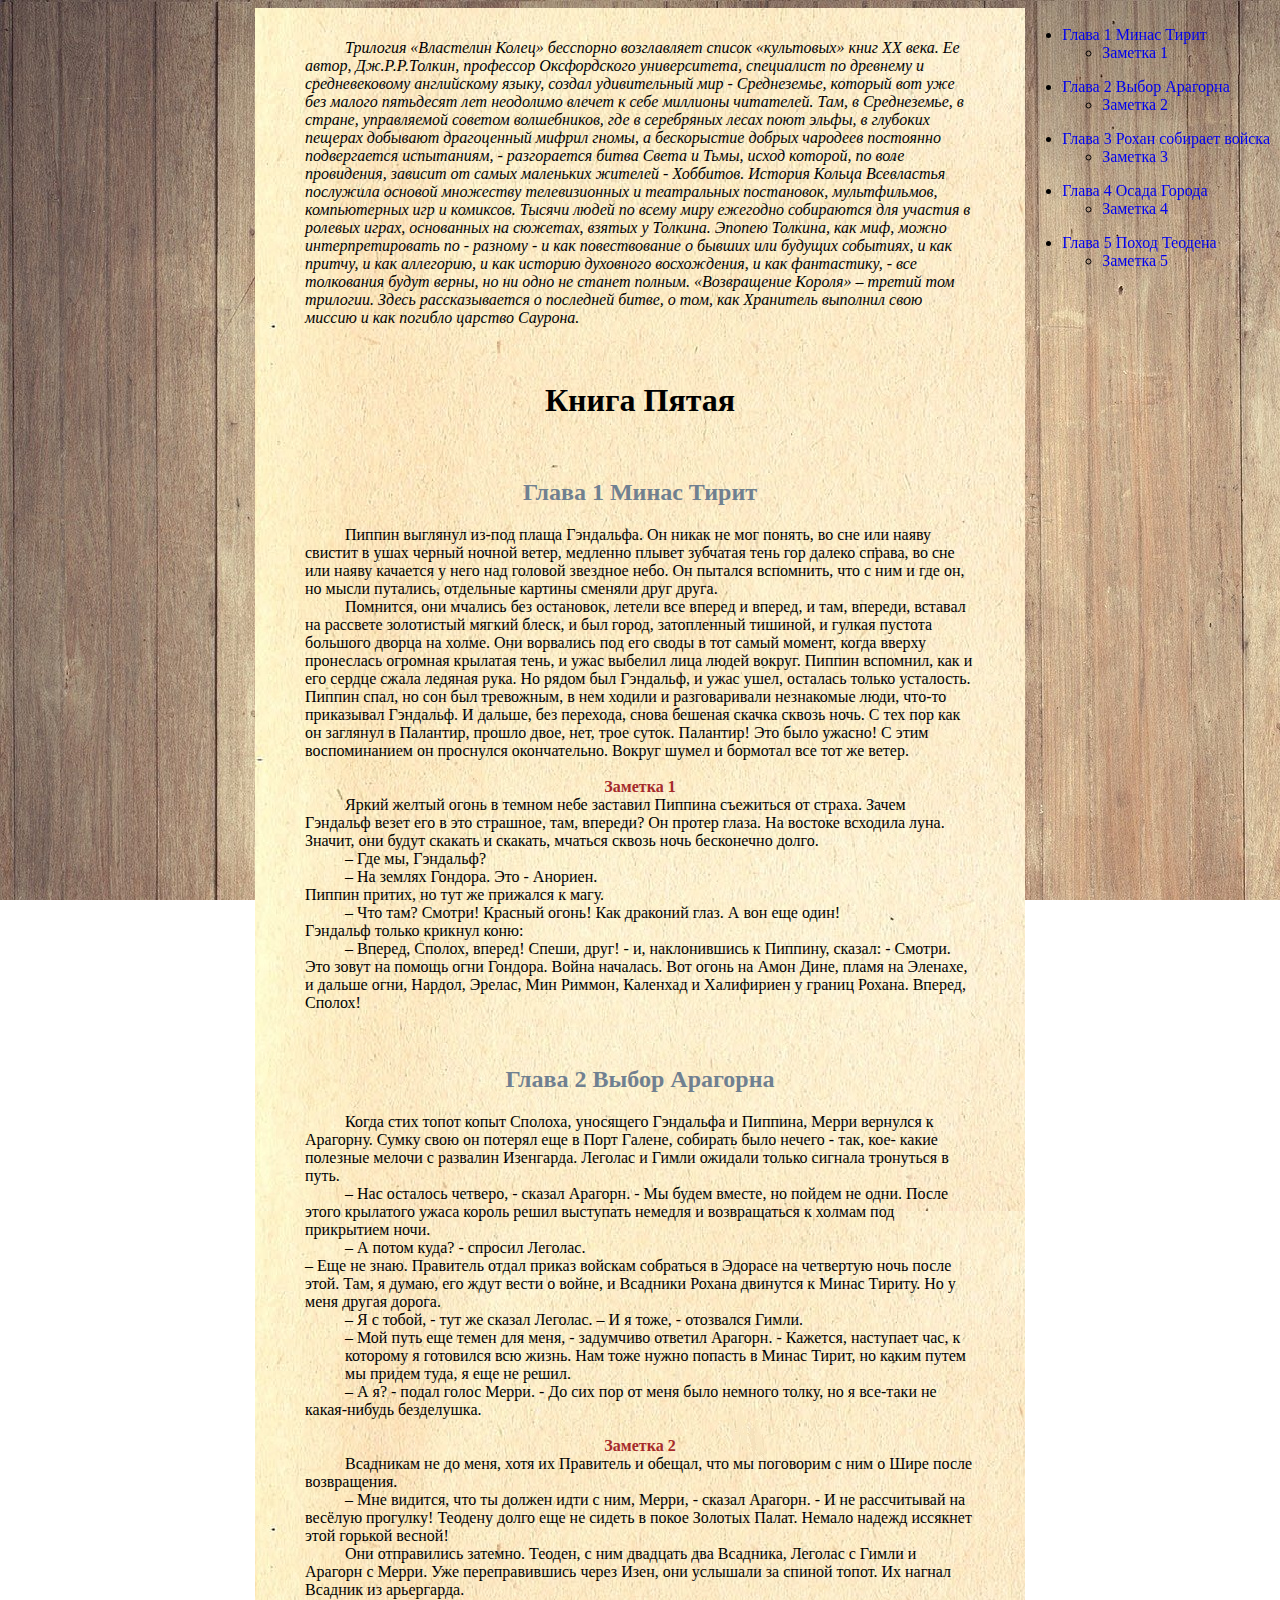
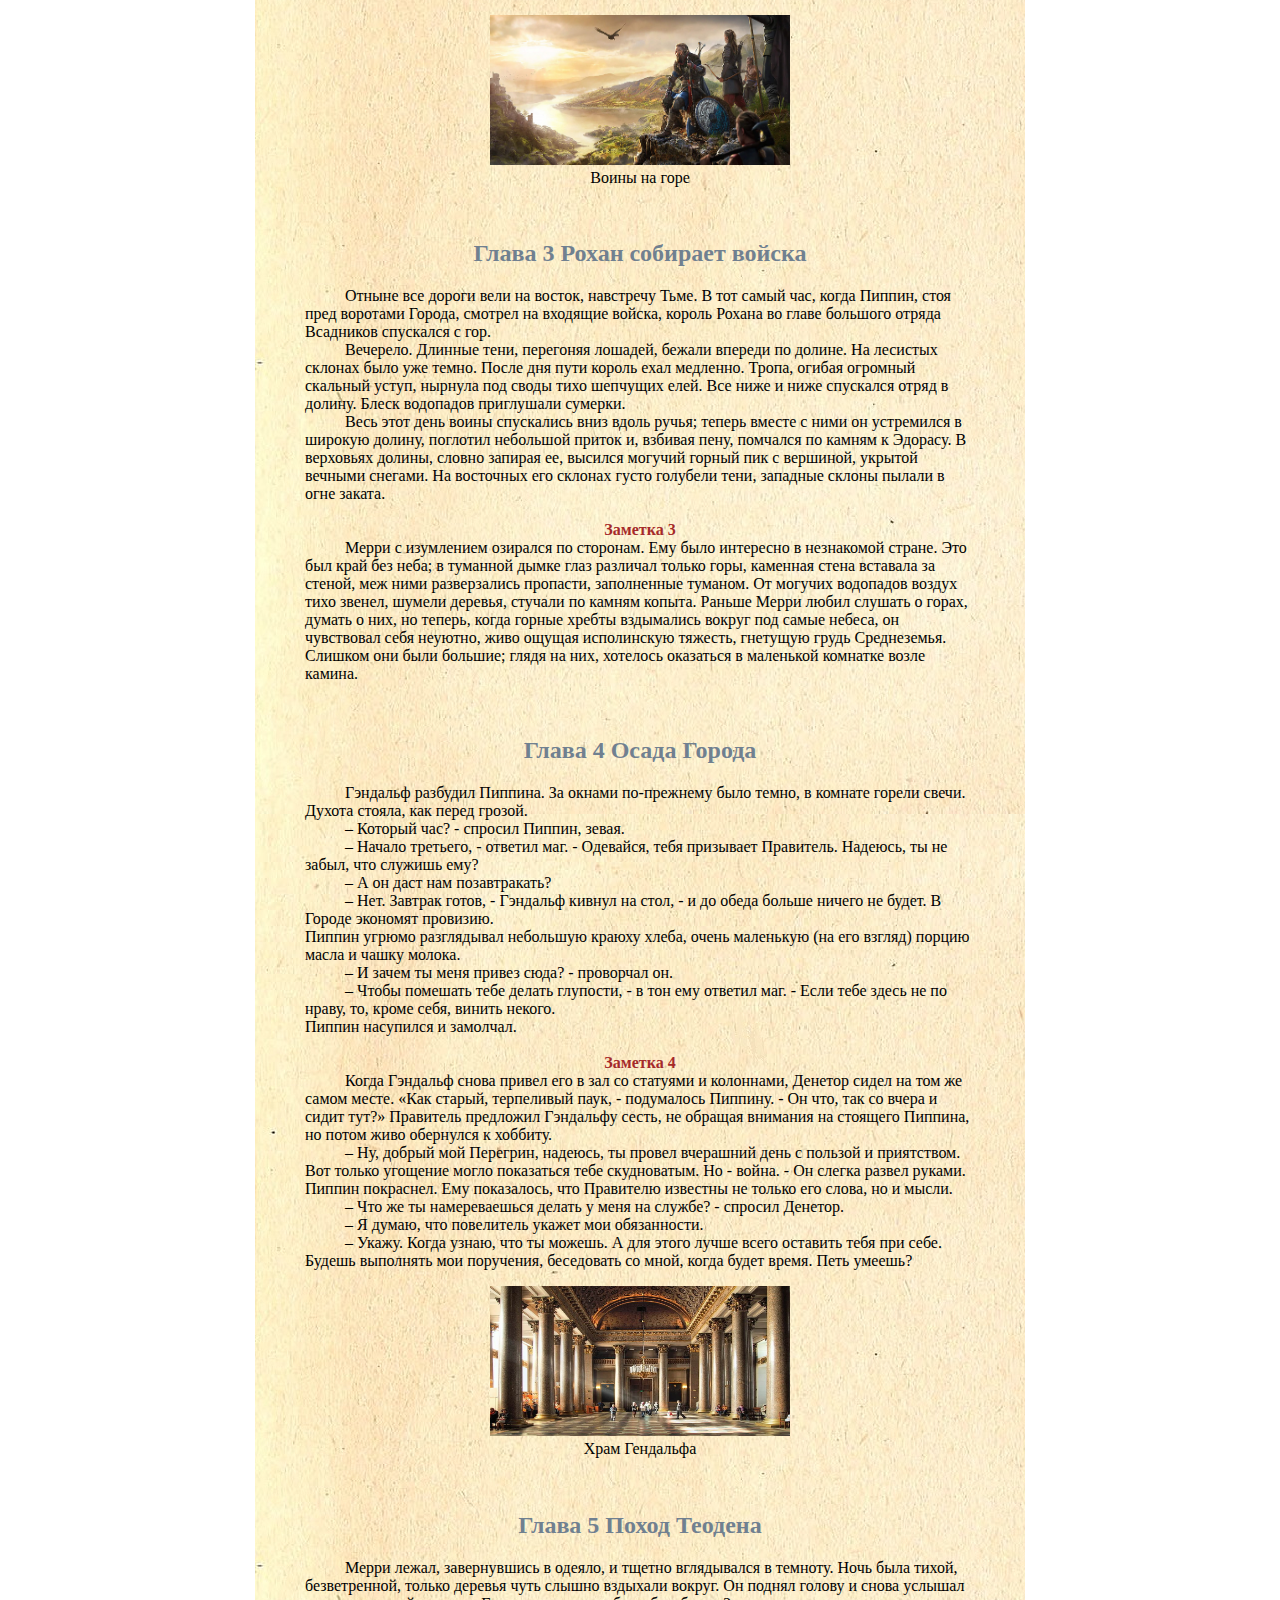
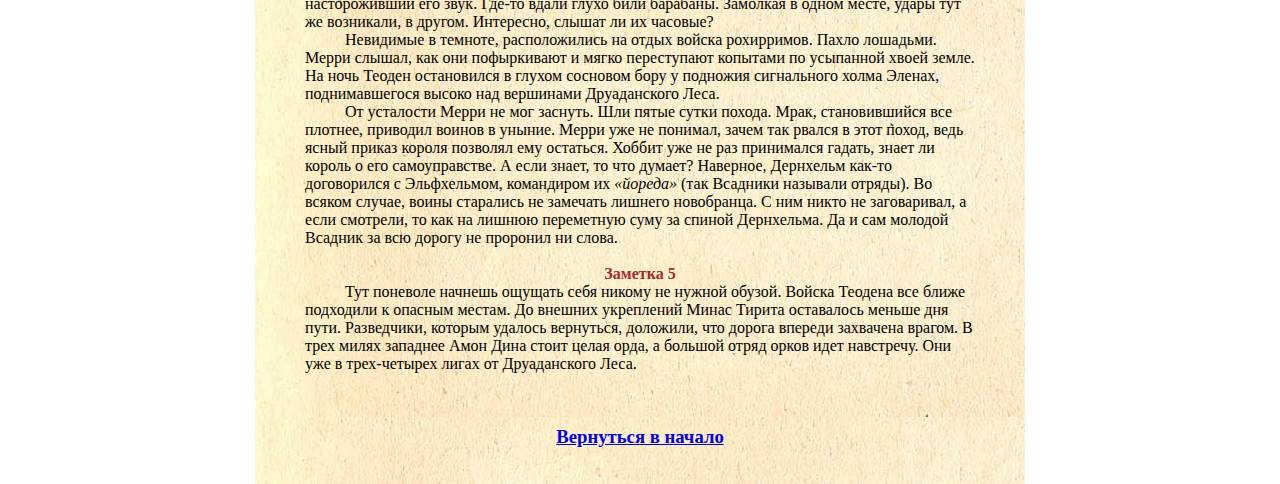
<file: lesson5/hard-lesson5/index.html>
<!DOCTYPE html>
<html lang="en">

<head>
    <meta charset="UTF-8">
    <meta http-equiv="X-UA-Compatible" content="IE=edge">
    <meta name="viewport" content="width=device-width, initial-scale=1.0">
    <link rel="stylesheet" href="css/style.css">
    <title>Пятая книга</title>
</head>

<body>
    <div class="main-container">
        <div class="container">
            <header id="begin-page">
                <p>
                    <div class="first-paragraph">
                        <div class="padding-indet">
                            Трилогия «Властелин Колец» бесспорно возглавляет список «культовых» книг XX века. Ее автор, Дж.Р.Р.Толкин, профессор Оксфордского университета, специалист по древнему и средневековому английскому языку, создал удивительный мир - Среднеземье, который вот
                            уже без малого пятьдесят лет неодолимо влечет к себе миллионы читателей. Там, в Среднеземье, в стране, управляемой советом волшебников, где в серебряных лесах поют эльфы, в глубоких пещерах добывают драгоценный мифрил гномы,
                            а бескорыстие добрых чародеев постоянно подвергается испытаниям, - разгорается битва Света и Тьмы, исход которой, по воле провидения, зависит от самых маленьких жителей - Хоббитов. История Кольца Всевластья послужила основой
                            множеству телевизионных и театральных постановок, мультфильмов, компьютерных игр и комиксов. Тысячи людей по всему миру ежегодно собираются для участия в ролевых играх, основанных на сюжетах, взятых у Толкина. Эпопею Толкина,
                            как миф, можно интерпретировать по - разному - и как повествование о бывших или будущих событиях, и как притчу, и как аллегорию, и как историю духовного восхождения, и как фантастику, - все толкования будут верны, но ни одно
                            не станет полным. «Возвращение Короля» – третий том трилогии. Здесь рассказывается о последней битве, о том, как Хранитель выполнил свою миссию и как погибло царство Саурона.
                        </div>
                    </div>
                </p>
            </header>

            <section>
                <br>

                <div class="title-h1">
                    <h1>Книга Пятая</h1>
                </div>

                <br>
                <div class="title-h2">
                    <h2 id="chapter-first">Глава 1 Минас Тирит</h2>
                </div>
                <p>
                    <div class="padding-indet">
                        Пиппин выглянул из-под плаща Гэндальфа. Он никак не мог понять, во сне или наяву свистит в ушах черный ночной ветер, медленно плывет зубчатая тень гор далеко справа, во сне или наяву качается у него над головой звездное небо. Он пытался вспомнить, что
                        с ним и где он, но мысли путались, отдельные картины сменяли друг друга.</div>
                    <div class="padding-indet"> Помнится, они мчались без остановок, летели все вперед и вперед, и там, впереди, вставал на рассвете золотистый мягкий блеск, и был город, затопленный тишиной, и гулкая пустота большого дворца на холме. Они ворвались под его своды
                        в тот самый момент, когда вверху пронеслась огромная крылатая тень, и ужас выбелил лица людей вокруг. Пиппин вспомнил, как и его сердце сжала ледяная рука. Но рядом был Гэндальф, и ужас ушел, осталась только усталость. Пиппин спал,
                        но сон был тревожным, в нем ходили и разговаривали незнакомые люди, что-то приказывал Гэндальф. И дальше, без перехода, снова бешеная скачка сквозь ночь. С тех пор как он заглянул в Палантир, прошло двое, нет, трое суток. Палантир!
                        Это было ужасно! С этим воспоминанием он проснулся окончательно. Вокруг шумел и бормотал все тот же ветер.
                    </div>
                    <br>
                    <div class="title-note"><b id="note-first">Заметка 1</b> </div>
                    <div class="padding-indet"> Яркий желтый огонь в темном небе заставил Пиппина съежиться от страха. Зачем Гэндальф везет его в это страшное, там, впереди? Он протер глаза. На востоке всходила луна. Значит, они будут скакать и скакать, мчаться сквозь ночь бесконечно
                        долго.
                    </div>
                    <div class="padding-indet-1">– Где мы, Гэндальф? <br> – На землях Гондора. Это - Анориен.</div>
                    Пиппин притих, но тут же прижался к магу.
                    <div class="padding-indet"> – Что там? Смотри! Красный огонь! Как драконий глаз. А вон еще один!</div> Гэндальф только крикнул коню:
                    <div class="padding-indet"> – Вперед, Сполох, вперед! Спеши, друг! - и, наклонившись к Пиппину, сказал: - Смотри. Это зовут на помощь огни Гондора. Война началась. Вот огонь на Амон Дине, пламя на Эленахе, и дальше огни, Нардол, Эрелас, Мин Риммон, Каленхад и
                        Халифириен у границ Рохана. Вперед, Сполох!</div>
                </p>

                <br>
                <div class="title-h2">
                    <h2 id="chapter-second">Глава 2 Выбор Арагорна</h2>
                </div>
                <p>
                    <div class="padding-indet">
                        Когда стих топот копыт Сполоха, уносящего Гэндальфа и Пиппина, Мерри вернулся к Арагорну. Сумку свою он потерял еще в Порт Галене, собирать было нечего - так, кое- какие полезные мелочи с развалин Изенгарда. Леголас и Гимли ожидали только сигнала тронуться
                        в путь.</div>
                    <div class="padding-indet"> – Нас осталось четверо, - сказал Арагорн. - Мы будем вместе, но пойдем не одни. После этого крылатого ужаса король решил выступать немедля и возвращаться к холмам под прикрытием ночи.</div>
                    <div class="padding-indet"> – А потом куда? - спросил Леголас.</div> – Еще не знаю. Правитель отдал приказ войскам собраться в Эдорасе на четвертую ночь после этой. Там, я думаю, его ждут вести о войне, и Всадники Рохана двинутся к Минас Тириту. Но у меня другая
                    дорога.
                    <div class="padding-indet-1">
                        – Я с тобой, - тут же сказал Леголас. – И я тоже, - отозвался Гимли.</div>
                    <div class="padding-indet-1"> – Мой путь еще темен для меня, - задумчиво ответил Арагорн. - Кажется, наступает час, к которому я готовился всю жизнь. Нам тоже нужно попасть в Минас Тирит, но каким путем мы придем туда, я еще не решил.</div>
                    <div class="padding-indet">
                        – А я? - подал голос Мерри. - До сих пор от меня было немного толку, но я все-таки не какая-нибудь безделушка.
                    </div>
                    <br>
                    <div class="title-note"><b id="note-second">Заметка 2</b></div>
                    <div class="padding-indet">Всадникам не до меня, хотя их Правитель и обещал, что мы поговорим с ним о Шире после возвращения.</div>
                    <div class="padding-indet"> – Мне видится, что ты должен идти с ним, Мерри, - сказал Арагорн. - И не рассчитывай на весёлую прогулку! Теодену долго еще не сидеть в покое Золотых Палат. Немало надежд иссякнет этой горькой весной!</div>
                    <div class="padding-indet">
                        Они отправились затемно. Теоден, с ним двадцать два Всадника, Леголас с Гимли и Арагорн с Мерри. Уже переправившись через Изен, они услышали за спиной топот. Их нагнал Всадник из арьергарда.</div>
                </p>
                <div class="image">
                    <figure>
                        <img src="img/MontainKing.jpeg" alt="people from the mountain" width="300px" height="150px">
                        <figcaption>Воины на горе</figcaption>
                    </figure>
                </div>

                <br>
                <div class="title-h2">
                    <h2 id="chapter-third">Глава 3 Рохан собирает войска</h2>
                </div>

                <p>
                    <div class="padding-indet">
                        Отныне все дороги вели на восток, навстречу Тьме. В тот самый час, когда Пиппин, стоя пред воротами Города, смотрел на входящие войска, король Рохана во главе большого отряда Всадников спускался с гор.</div>
                    <div class="padding-indet">
                        Вечерело. Длинные тени, перегоняя лошадей, бежали впереди по долине. На лесистых склонах было уже темно. После дня пути король ехал медленно. Тропа, огибая огромный скальный уступ, нырнула под своды тихо шепчущих елей. Все ниже и ниже спускался отряд
                        в долину. Блеск водопадов приглушали сумерки.</div>
                    <div class="padding-indet"> Весь этот день воины спускались вниз вдоль ручья; теперь вместе с ними он устремился в широкую долину, поглотил небольшой приток и, взбивая пену, помчался по камням к Эдорасу. В верховьях долины, словно запирая ее, высился могучий
                        горный пик с вершиной, укрытой вечными снегами. На восточных его склонах густо голубели тени, западные склоны пылали в огне заката.</div>
                    <br>
                    <div class="title-note"><b id="note-third">Заметка 3</b></div>
                    <div class="padding-indet"> Мерри с изумлением озирался по сторонам. Ему было интересно в незнакомой стране. Это был край без неба; в туманной дымке глаз различал только горы, каменная стена вставала за стеной, меж ними разверзались пропасти, заполненные туманом.
                        От могучих водопадов воздух тихо звенел, шумели деревья, стучали по камням копыта. Раньше Мерри любил слушать о горах, думать о них, но теперь, когда горные хребты вздымались вокруг под самые небеса, он чувствовал себя неуютно,
                        живо ощущая исполинскую тяжесть, гнетущую грудь Среднеземья. Слишком они были большие; глядя на них, хотелось оказаться в маленькой комнатке возле камина.
                    </div>
                </p>

                <br>
                <div class="title-h2">
                    <h2 id="chapter-fourth">Глава 4 Осада Города</h2>
                </div>

                <p>
                    <div class="padding-indet">
                        Гэндальф разбудил Пиппина. За окнами по-прежнему было темно, в комнате горели свечи. Духота стояла, как перед грозой.</div>
                    <div class="padding-indet"> – Который час? - спросил Пиппин, зевая.</div>
                    <div class="padding-indet"> – Начало третьего, - ответил маг. - Одевайся, тебя призывает Правитель. Надеюсь, ты не забыл, что служишь ему?</div>
                    <div class="padding-indet"> – А он даст нам позавтракать?</div>
                    <div class="padding-indet"> – Нет. Завтрак готов, - Гэндальф кивнул на стол, - и до обеда больше ничего не будет. В Городе экономят провизию.</div> Пиппин угрюмо разглядывал небольшую краюху хлеба, очень маленькую (на его взгляд) порцию масла и чашку молока.
                    <div class="padding-indet"> – И зачем ты меня привез сюда? - проворчал он.</div>
                    <div class="padding-indet"> – Чтобы помешать тебе делать глупости, - в тон ему ответил маг. - Если тебе здесь не по нраву, то, кроме себя, винить некого.</div> Пиппин насупился и замолчал.
                    <br> <br>
                    <div class="title-note"><b id="note-fourth">Заметка 4</b></div>
                    <div class="padding-indet">Когда Гэндальф снова привел его в зал со статуями и колоннами, Денетор сидел на том же самом месте. «Как старый, терпеливый паук, - подумалось Пиппину. - Он что, так со вчера и сидит тут?» Правитель предложил Гэндальфу сесть, не обращая
                        внимания на стоящего Пиппина, но потом живо обернулся к хоббиту.</div>
                    <div class="padding-indet"> – Ну, добрый мой Перегрин, надеюсь, ты провел вчерашний день с пользой и приятством. Вот только угощение могло показаться тебе скудноватым. Но - война. - Он слегка развел руками.</div> Пиппин покраснел. Ему показалось, что Правителю
                    известны не только его слова, но и мысли.
                    <div class="padding-indet-1"> – Что же ты намереваешься делать у меня на службе? - спросил Денетор.<br> – Я думаю, что повелитель укажет мои обязанности.</div>
                    <div class="padding-indet"> – Укажу. Когда узнаю, что ты можешь. А для этого лучше всего оставить тебя при себе. Будешь выполнять мои поручения, беседовать со мной, когда будет время. Петь умеешь?</div>
                </p>
                <div class="image">
                    <figure>
                        <img src="img/Temple.jpg" alt="Temple Gandalf" width="300px" height="150px">
                        <figcaption>Храм Гендальфа</figcaption>
                    </figure>
                </div>

                <br>
                <div class="title-h2">
                    <h2 id="chapter-fifth">Глава 5 Поход Теодена</h2>
                </div>

                <p>
                    <div class="padding-indet">
                        Мерри лежал, завернувшись в одеяло, и тщетно вглядывался в темноту. Ночь была тихой, безветренной, только деревья чуть слышно вздыхали вокруг. Он поднял голову и снова услышал настороживший его звук. Где-то вдали глухо били барабаны. Замолкая в одном
                        месте, удары тут же возникали, в другом. Интересно, слышат ли их часовые?</div>
                    <div class="padding-indet"> Невидимые в темноте, расположились на отдых войска рохирримов. Пахло лошадьми. Мерри слышал, как они пофыркивают и мягко переступают копытами по усыпанной хвоей земле. На ночь Теоден остановился в глухом сосновом бору у подножия сигнального
                        холма Эленах, поднимавшегося высоко над вершинами Друаданского Леса.</div>
                    <div class="padding-indet"> От усталости Мерри не мог заснуть. Шли пятые сутки похода. Мрак, становившийся все плотнее, приводил воинов в уныние. Мерри уже не понимал, зачем так рвался в этот поход, ведь ясный приказ короля позволял ему остаться. Хоббит уже не
                        раз принимался гадать, знает ли король о его самоуправстве. А если знает, то что думает? Наверное, Дернхельм как-то договорился с Эльфхельмом, командиром их <i>«йореда»</i> (так Всадники называли отряды). Во всяком случае, воины
                        старались не замечать лишнего новобранца. С ним никто не заговаривал, а если смотрели, то как на лишнюю переметную суму за спиной Дернхельма. Да и сам молодой Всадник за всю дорогу не проронил ни слова.
                    </div><br>
                    <div class="title-note"><b id="note-fifth">Заметка 5</b></div>
                    <div class="padding-indet"> Тут поневоле начнешь ощущать себя никому не нужной обузой. Войска Теодена все ближе подходили к опасным местам. До внешних укреплений Минас Тирита оставалось меньше дня пути. Разведчики, которым удалось вернуться, доложили, что дорога
                        впереди захвачена врагом. В трех милях западнее Амон Дина стоит целая орда, а большой отряд орков идет навстречу. Они уже в трех-четырех лигах от Друаданского Леса.
                    </div>
                </p>

                <br>
                <div class="title-h3">
                    <h3><a href="#begin-page">Вернуться в начало</a></h3>
                </div>
                <br>
            </section>
        </div>
    </div>
    <div class="list">
        <ul>
            <li><a href="#chapter-first">Глава 1 Минас Тирит</a></li>
            <ul>
                <li><a href="#note-first">Заметка 1</a></li>
            </ul>
        </ul>
        <ul>
            <li><a href="#chapter-second">Глава 2 Выбор Арагорна</a></li>
            <ul>
                <li><a href="#note-second">Заметка 2</a></li>
            </ul>
        </ul>
        <ul>
            <li><a href="#chapter-third">Глава 3 Рохан собирает войска</a></li>
            <ul>
                <li><a href="#note-third">Заметка 3</a></li>
            </ul>
        </ul>
        <ul>
            <li><a href="#chapter-fourth">Глава 4 Осада Города</a></li>
            <ul>
                <li><a href="#note-fourth">Заметка 4</a></li>
            </ul>
        </ul>
        <ul>
            <li><a href="#chapter-fifth">Глава 5 Поход Теодена</a></li>
            <ul>
                <li><a href="#note-fifth">Заметка 5</a></li>
            </ul>
        </ul>
    </div>
</body>

</html>
</file>
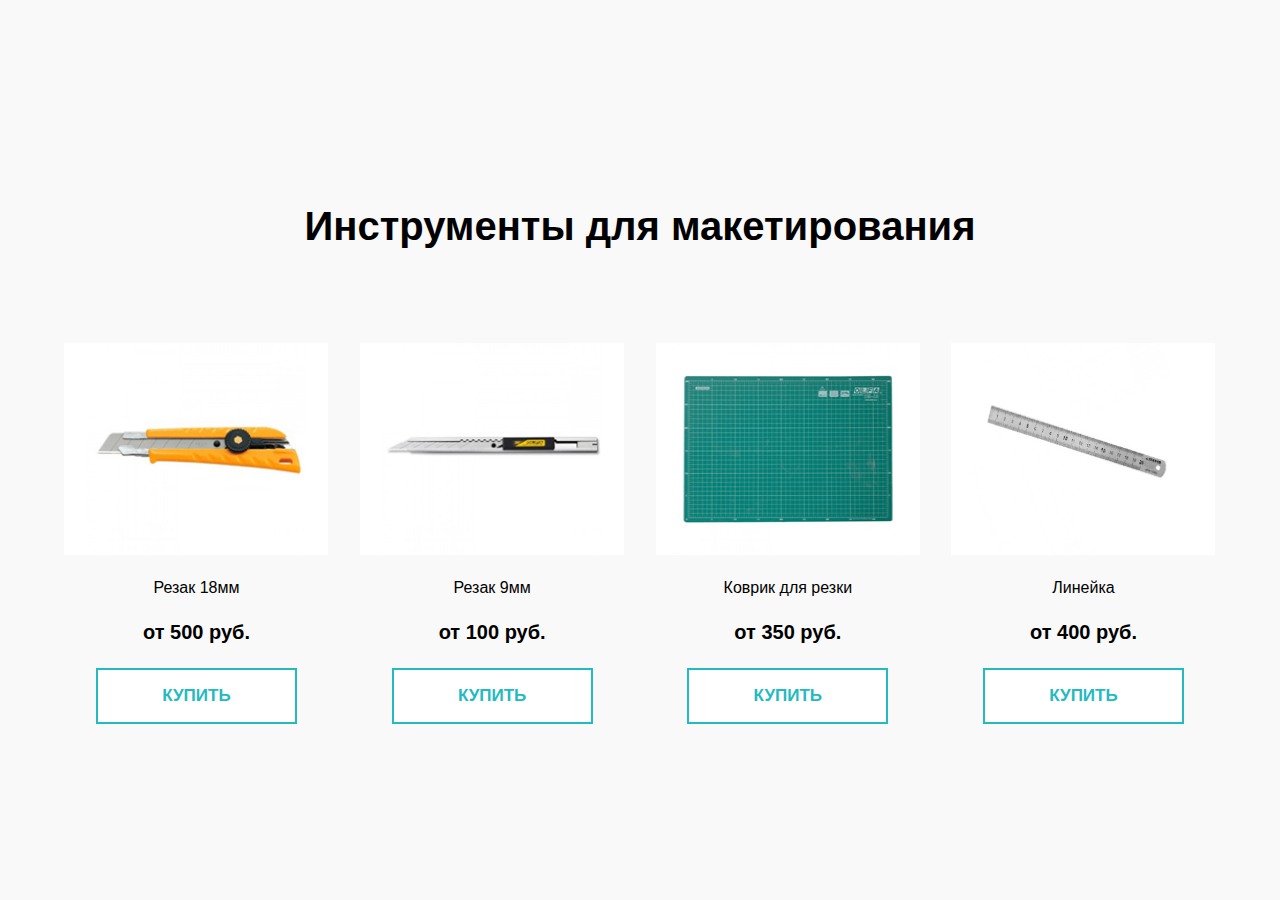
<file: lesson7/easy-lesson/index.html>
<!DOCTYPE html>
<html lang="en">

<head>
    <meta charset="UTF-8">
    <meta http-equiv="X-UA-Compatible" content="IE=edge">
    <meta name="viewport" content="width=device-width, initial-scale=1.0">
    <link rel="stylesheet" href="css/style.css">
    <link rel="stylesheet" href="css/normalise.css">
    <title>Инструменты для макетирования</title>
</head>

<body>
    <div class="main-container">
        <div class="container-1">
            <div class="catalog-name">
                <h1>Инструменты для макетирования</h1>
            </div>
            <div class="container">
                <div class="card-1">
                    <div class="image">
                        <img src="img/cutter-500.png" alt="cutter" width="222px" height="212px">
                    </div>
                    <h4>Резак 18мм</h4>
                    <p>от 500 руб.</p>
                    <button><p>Купить</p></button>
                </div>
                <div class="card-2">
                    <div class="image">
                        <img src="img/cuter-100.png" alt="cutter" width="222px" height="212px">
                    </div>
                    <h4>Резак 9мм</h4>
                    <p>от 100 руб.</p>
                    <button><p>Купить</p></button>
                </div>
                <div class="card-3">
                    <div class="image">
                        <img src="img/carpet.png" alt="carpet" width="222px" height="212px">
                    </div>
                    <h4>Коврик для резки</h4>
                    <p>от 350 руб.</p>
                    <button><p>Купить</p></button>
                </div>
                <div class="card-4">
                    <div class="image">
                        <img src="img/ruler.png" alt="ruler" width="222px" height="212px">
                    </div>
                    <h4>Линейка</h4>
                    <p>от 400 руб.</p>
                    <button><p>Купить</p></button>
                </div>
            </div>
        </div>
    </div>
</body>

</html>
</file>
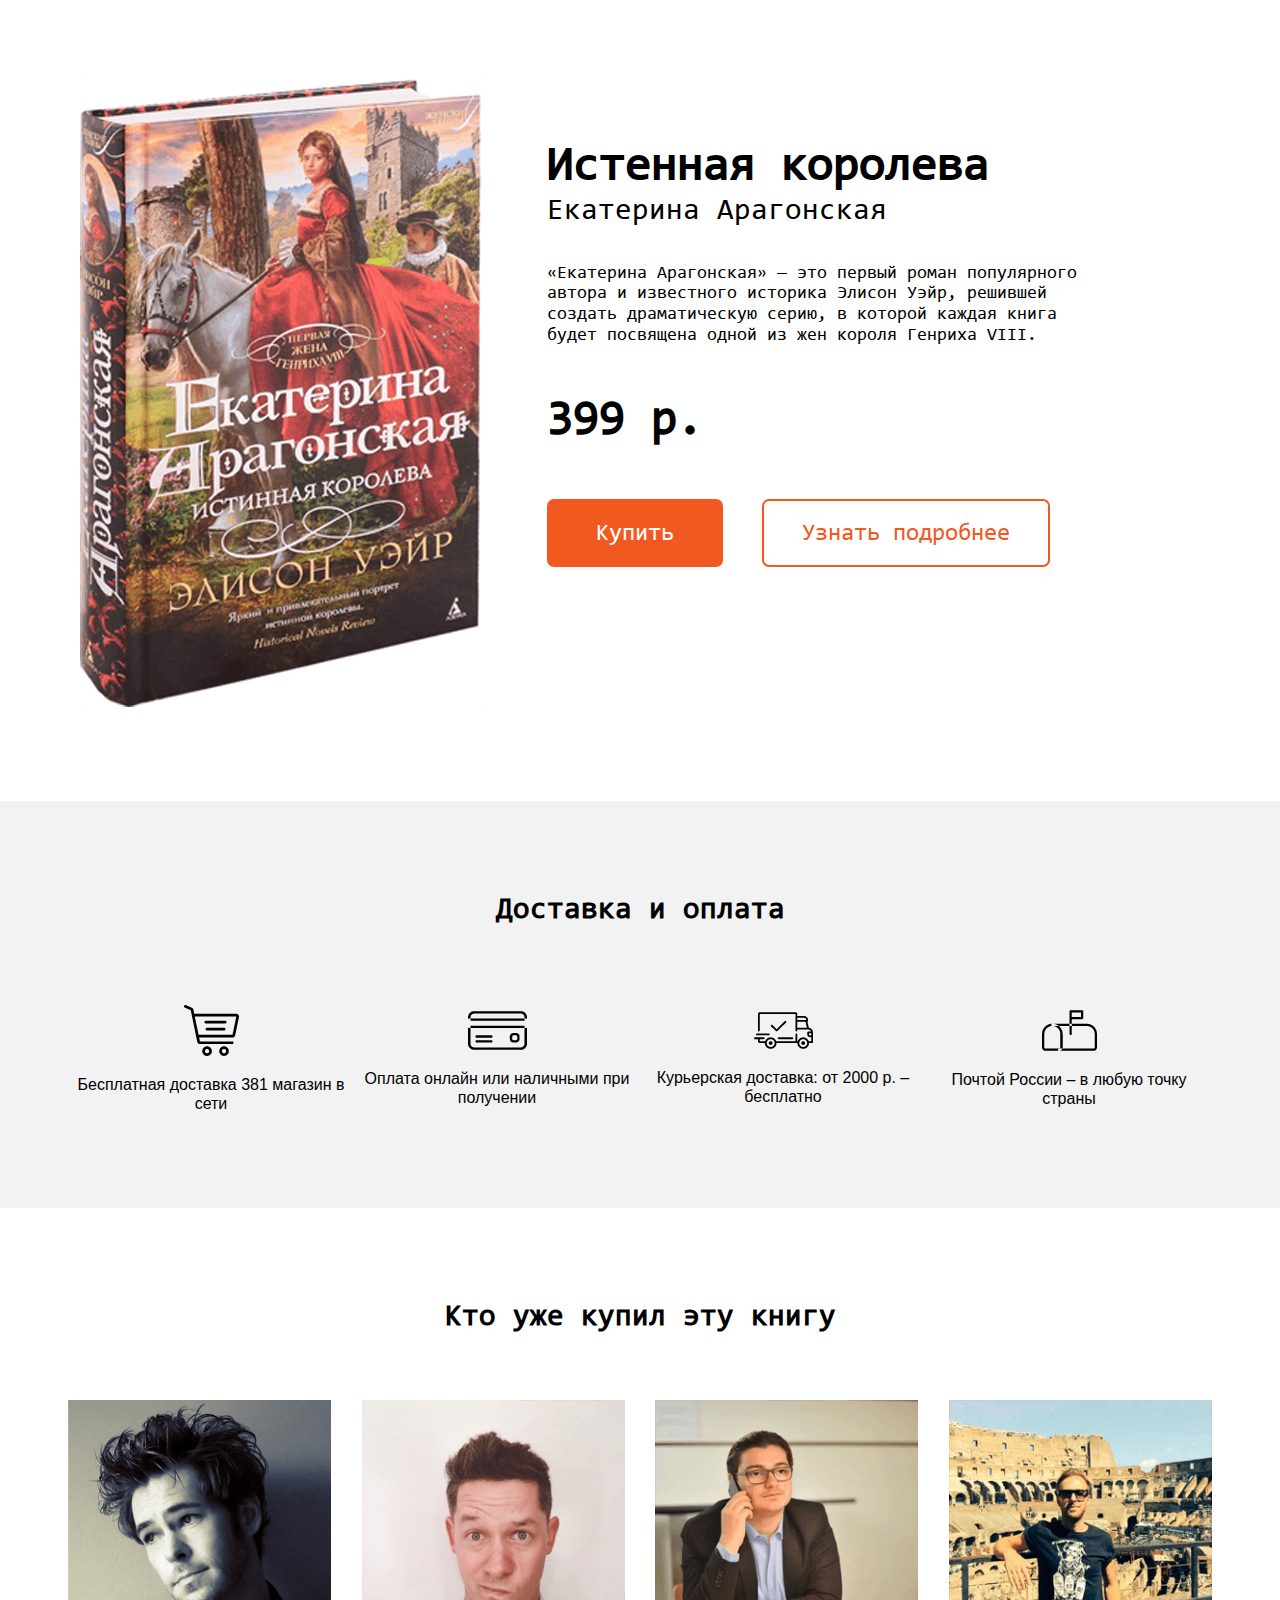
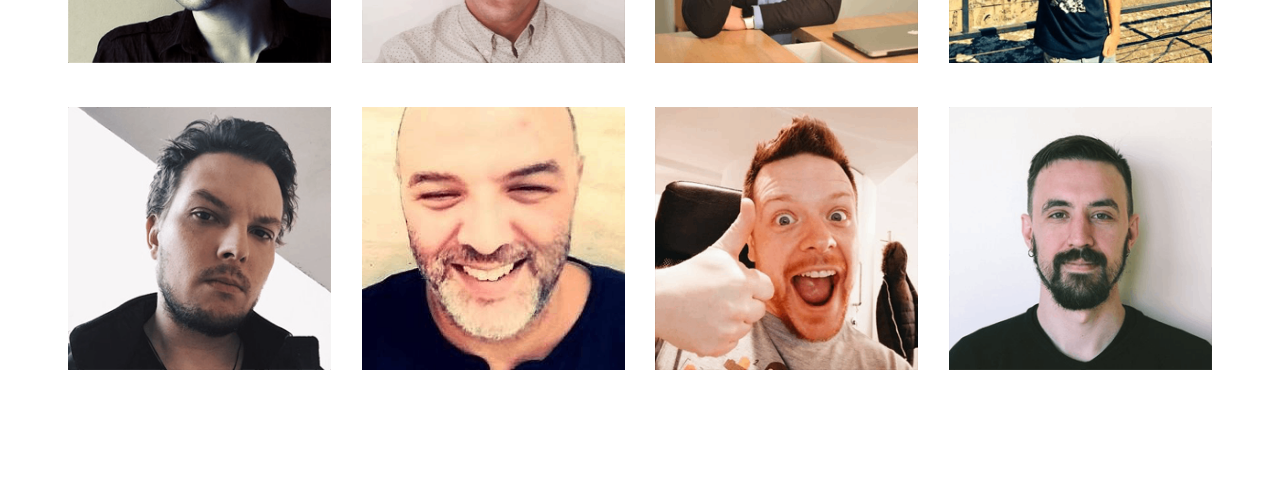
<file: lesson7/hard-lesson/index.html>
<!DOCTYPE html>
<html lang="en">

<head>
    <meta charset="UTF-8">
    <meta http-equiv="X-UA-Compatible" content="IE=edge">
    <meta name="viewport" content="width=device-width, initial-scale=1.0">
    <link rel="stylesheet" href="css/style.css">
    <link rel="stylesheet" href="css/normalise.css">
    <title>Истинная королева</title>
</head>

<body>
    <div class="main-container">
        <div class="header-container">
            <div class="main-block">
                <div class="left-block">
                    <img src="img/photo-book.png" alt="book" width="404px" height="630px">
                </div>

                <div class="right-block">
                    <div class="product">
                        <h1>Истенная королева</h1>
                        <span>Екатерина Арагонская</span>
                        <p>«Екатерина Арагонская» — это первый роман популярного автора и известного историка Элисон Уэйр, решившей создать драматическую серию, в которой каждая книга будет посвящена одной из жен короля Генриха VIII.</p>
                        <h3>399 р.</h3>
                        <div class="button">
                            <button class="button-1" href="#">Купить</button>
                            <button class="button-2" href="#">Узнать подробнее</button>
                        </div>
                    </div>
                </div>
            </div>
        </div>


        <div class="body-container">
            <section class="section-1">
                <div class="container-1">
                    <h1>Доставка и оплата</h1>
                    <div class="container-2">
                        <div class="card">
                            <div class="icon-text">
                                <img src="img/shopping-cart.png" alt="Shopping cart">

                                <p>Бесплатная доставка 381 магазин в сети</p>
                            </div>
                        </div>
                        <div class="card">
                            <div class="icon-text">
                                <img src="img/credit-card.png" alt="Credit Card">

                                <p>Оплата онлайн или наличными при получении</p>
                            </div>
                        </div>
                        <div class="card">
                            <div class="icon-text">
                                <img src="img/lorry.png" alt="Lorry">

                                <p>Курьерская доставка: от 2000 р. – бесплатно</p>
                            </div>
                        </div>
                        <div class="card">
                            <div class="icon-text">
                                <img src="img/mailbox.png" alt="Mailbox">

                                <p>Почтой России – в любую точку страны</p>
                            </div>
                        </div>
                    </div>
                </div>
            </section>
            <section class="section-2">
                <div class="container-2-1">
                    <h1>Кто уже купил эту книгу</h1>
                    <div class="container-2-2">
                        <div class="first-string">
                            <div class="card-photo">
                                <img src="img/photo-1.png" alt="Photo Man">
                            </div>
                            <div class="card-photo">
                                <img src="img/photo-2.png" alt="Photo Man">
                            </div>
                            <div class="card-photo">
                                <img src="img/photo-3.png" alt="Photo Man">
                            </div>
                            <div class="card-photo">
                                <img src="img/photo-4.png" alt="Photo Man">
                            </div>
                        </div>

                        <div class="second-string">
                            <div class="card-photo">
                                <img src="img/photo-5.png" alt="Photo Man">
                            </div>
                            <div class="card-photo">
                                <img src="img/photo-6.png" alt="Photo Man">
                            </div>
                            <div class="card-photo">
                                <img src="img/photo-7.png" alt="Photo Man">
                            </div>
                            <div class="card-photo">
                                <img src="img/photo-8.png" alt="Photo Man">
                            </div>
                        </div>
                    </div>
            </section>


            </div>


        </div>
</body>

</html>
</file>
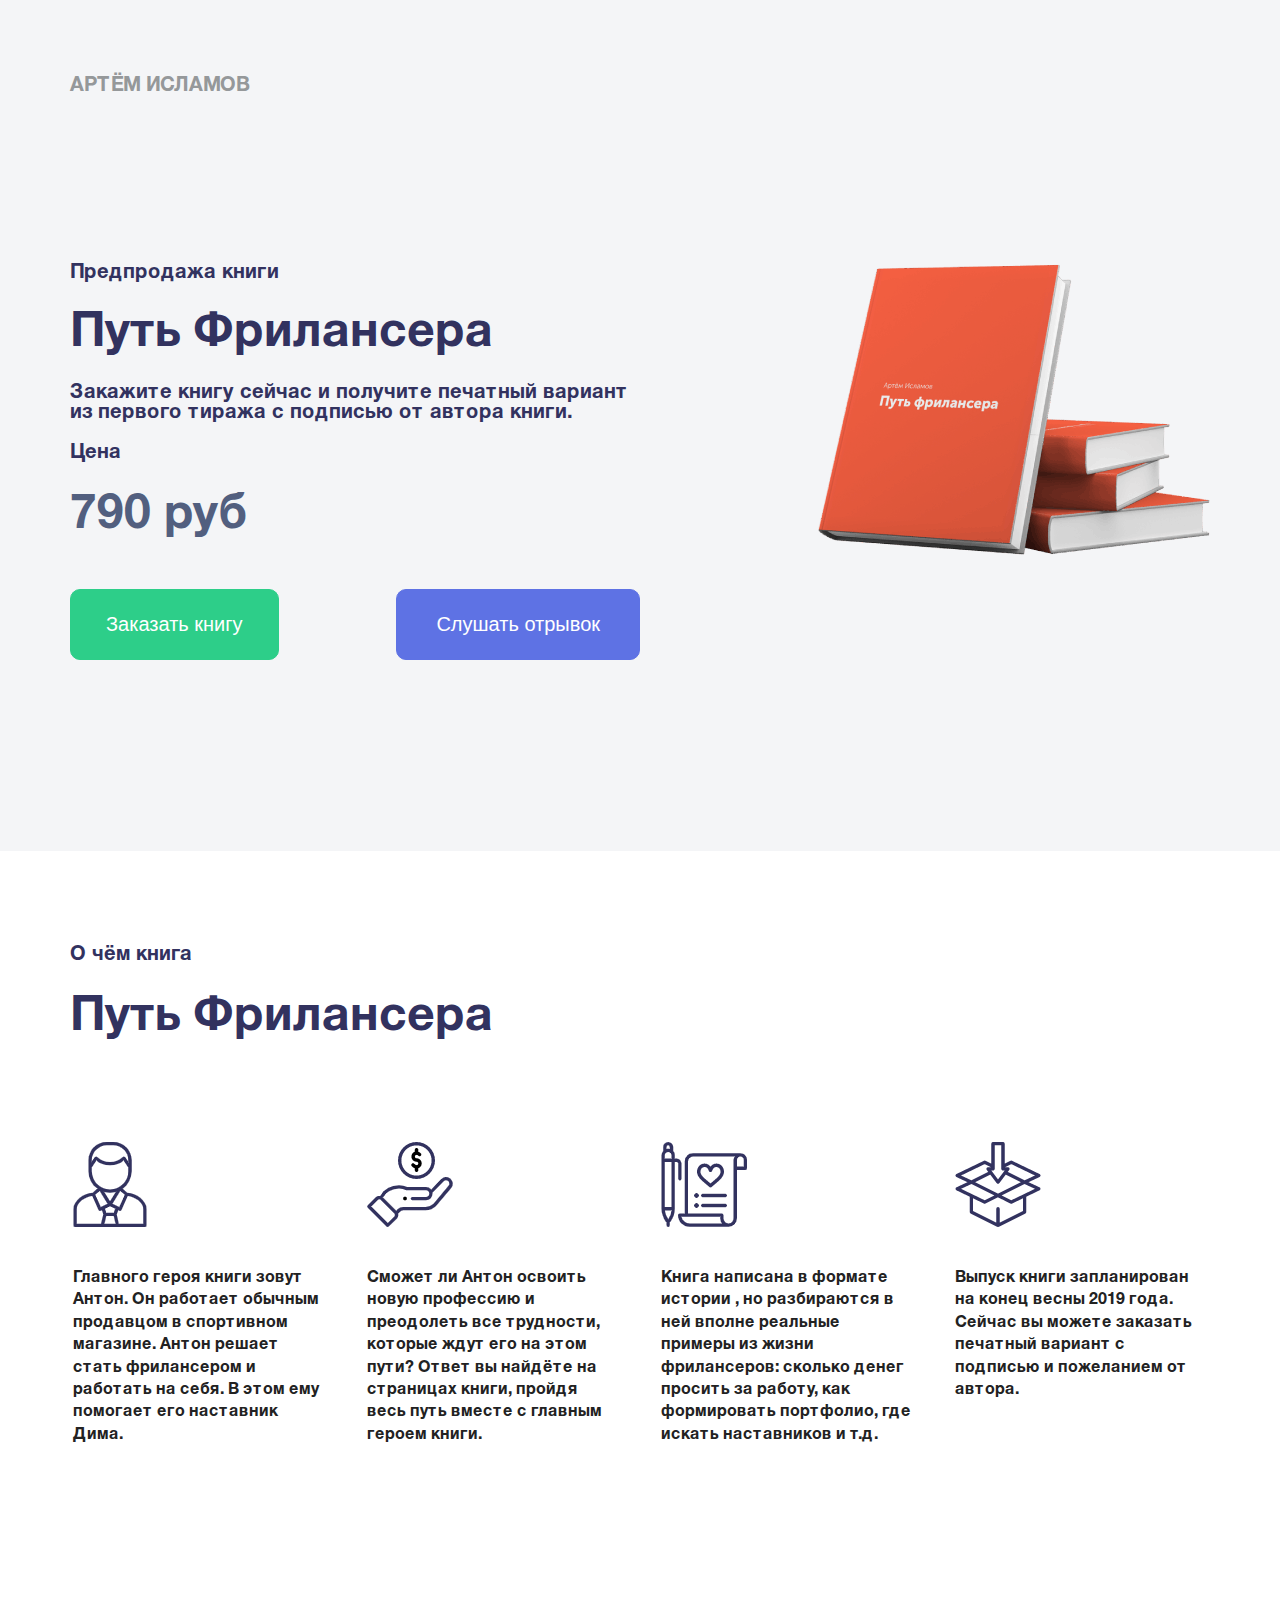
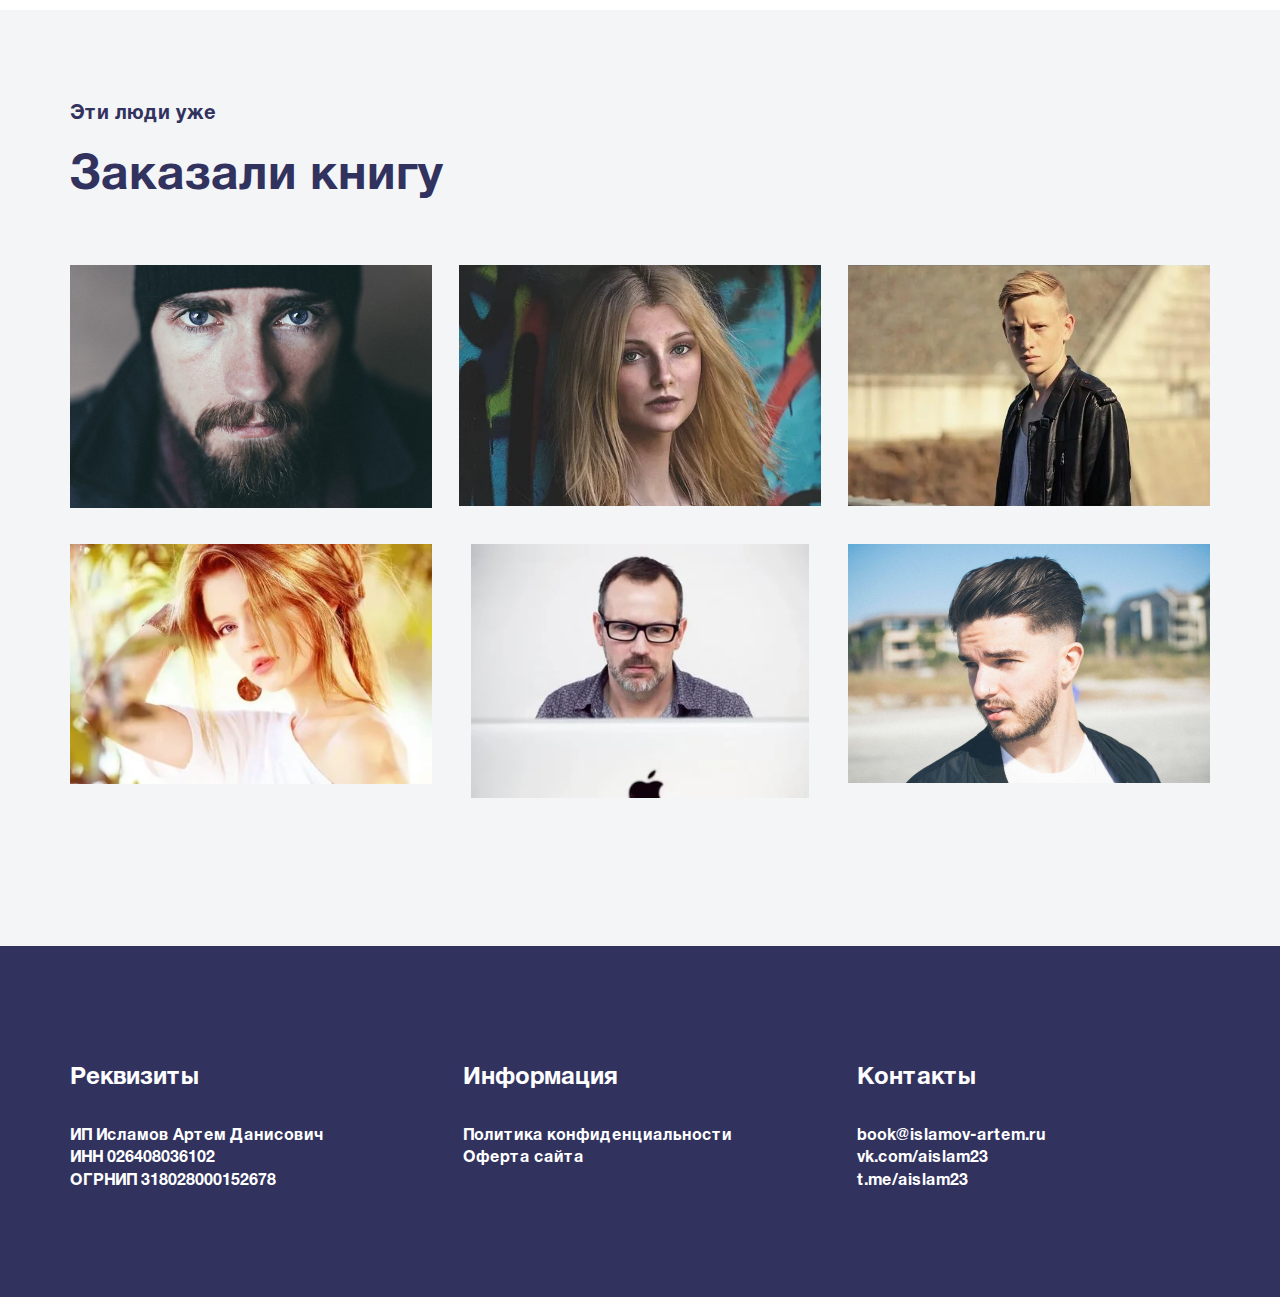
<file: lesson8/src/index.html>
<!DOCTYPE html>
<html lang="en">

<head>
    <meta charset="UTF-8">
    <meta http-equiv="X-UA-Compatible" content="IE=edge">
    <meta name="viewport" content="width=device-width, initial-scale=1.0">
    <link rel="stylesheet" href="css/reset.css">
    <link rel="stylesheet" href="css/style.css">
    <title>Предпродажа книги</title>
</head>

<body>
    <header class="head-container">
        <div class="container">
            <h1>Артём Исламов</h1>
            <div class="buying-container">
                <div class="text-button">
                    <span class="subtitle">
                        Предпродажа книги
                    </span>
                    <h4>Путь Фрилансера</h4>
                    <p class="description">Закажите книгу сейчас и получите печатный вариант из первого тиража с подписью от автора книги. </p>
                    <p class="price-word">Цена</p>
                    <p class="price">790 руб</p>
                    <div class="button-header">
                        <button class="first-button"><a href="#">Заказать книгу</a></button>
                        <button class="second-button"><a href="#">Слушать отрывок</a></button>
                    </div>
                </div>
                <div class="book">
                    <img src="img/book.png" alt="Книга Путь Фрилансера" width="393px" height="292px">
                </div>
            </div>
        </div>
    </header>

    <section class="about">
        <div class="container">
            <span class="about-book">О чём книга</span>
            <h2>Путь Фрилансера</h2>
            <div class="section-freelance">
                <div class="card-1">
                    <img src="img/icon-man.png" alt="Icon Man">
                    <p>Главного героя книги зовут Антон. Он работает обычным продавцом в спортивном магазине. Антон решает стать фрилансером и работать на себя. В этом ему помогает его наставник Дима.</p>
                </div>
                <div class="card">
                    <img src="img/icon-hand.png" alt="Icon Hand">
                    <p>Сможет ли Антон освоить новую профессию и преодолеть все трудности, которые ждут его на этом пути? Ответ вы найдёте на страницах книги, пройдя весь путь вместе с главным героем книги.</p>
                </div>
                <div class="card">
                    <img src="img/icon-notepad.png" alt="Icon Notepad">
                    <p>Книга написана в формате истории , но разбираются в ней вполне реальные примеры из жизни фрилансеров: сколько денег просить за работу, как формировать портфолио, где искать наставников и т.д.</p>
                </div>
                <div class="card-4">
                    <img src="img/icon-box.png" alt="Icon Box">
                    <p>Выпуск книги запланирован на конец весны 2019 года. Сейчас вы можете заказать печатный вариант с подписью и пожеланием от автора.</p>
                </div>
            </div>
        </div>
    </section>

    <section class="people">
        <div class="container">
            <span class="people-already">Эти люди уже</span>
            <h4>Заказали книгу</h4>
            <div class="section-people">
                <div class="photo">
                    <img src="img/man-1.jpg" alt="Photo man">
                </div>
                <div class="photo">
                    <img src="img/woman-1.jpg" alt="Photo man">
                </div>
                <div class="photo">
                    <img src="img/man-2.jpg" alt="Photo man">
                </div>
                <div class="photo">
                    <img src="img/woman-2.jpg" alt="Photo man">
                </div>
                <div class="photo">
                    <img src="img/man-3.jpg" alt="Photo man">
                </div>
                <div class="photo">
                    <img src="img/man-4.jpg" alt="Photo man">
                </div>
            </div>
        </div>
    </section>

    <footer class="footer">
        <div class="container">
            <div class="section-footer">
                <div class="block-footer">
                    <h4>Реквизиты</h4>
                    <a href="#">ИП Исламов Артем Данисович</a>
                    <a href="#">ИНН 026408036102</a>
                    <a href="#">ОГРНИП 318028000152678</a>
                </div>
                <div class="block-footer">
                    <h4>Информация</h4>
                    <a href="#">Политика конфиденциальности</a>
                    <a href="#">Оферта сайта</a>
                </div>
                <div class="block-footer">
                    <h4>Контакты</h4>
                    <a href="#">book@islamov-artem.ru</a>
                    <a href="#">vk.com/aislam23</a>
                    <a href="#">t.me/aislam23</a>
                </div>
            </div>
        </div>
    </footer>
</body>

</html>
</file>
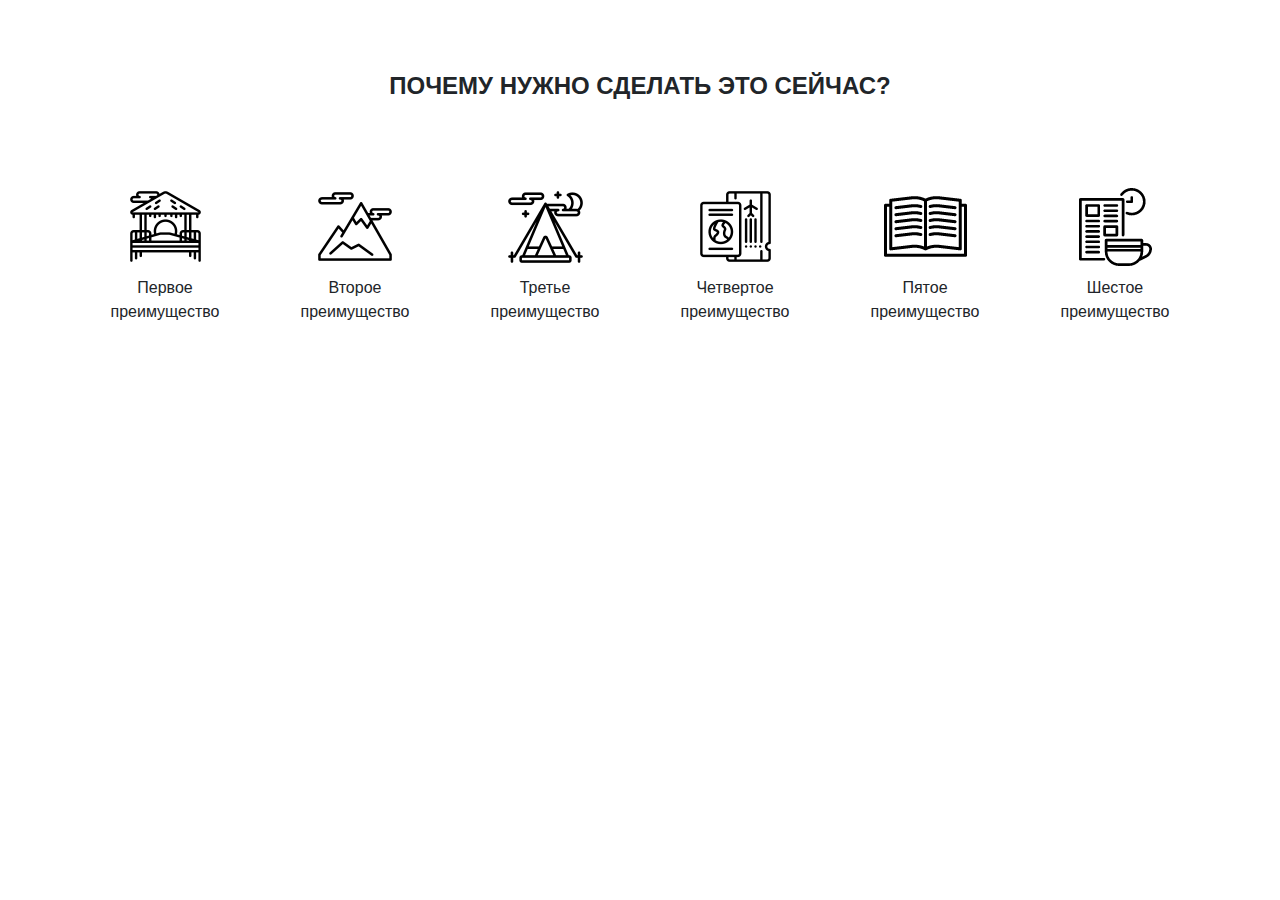
<file: lesson9/src/index.html>
<!doctype html>
<html lang="en">

<head>
    <meta charset="utf-8">
    <meta name="viewport" content="width=device-width, initial-scale=1, shrink-to-fit=no">
    <link href="css/bootstrap.min.css" rel="stylesheet">
    <link href="css/style.css" rel="stylesheet">
    <title>Почему это нужно сделать сейчас?</title>
</head>

<body>
    <div class="container">
        <h1>Почему нужно сделать это сейчас?</h1>
        <div class="row">
            <div class="col-12 col-sm-12 col-md-6 col-lg-4 col-xl-2">
                <div class=" padding-class ">
                    <div class="image ">
                        <img src="img/summer.png " alt="Summer ">
                    </div>
                    <p>Первое преимущество</p>
                </div>
            </div>
            <div class="col-12 col-sm-12 col-md-6 col-lg-4 col-xl-2 ">
                <div class="padding-class ">
                    <div class="image ">
                        <img src="img/mountain.png " alt="Mountain ">
                    </div>
                    <p>Второе преимущество</p>
                </div>
            </div>
            <div class="col-12 col-sm-12 col-md-6 col-lg-4 col-xl-2 ">
                <div class=" padding-class ">
                    <div class="image ">
                        <img src="img/camping.png " alt="Camping ">
                    </div>
                    <p>Третье преимущество</p>
                </div>
            </div>
            <div class="col-12 col-sm-12 col-md-6 col-lg-4 col-xl-2 order-sm-first order-md-0">
                <!--ПРИ ПОДСТАНОВКЕ ЗНАЧЕНИЯ SM В order-sm-first работает с разрешением в 720px а при подстановке col не работает. -->
                <div class="padding-class ">
                    <div class="image ">
                        <img src="img/boarding-pass.png " alt="Boarding pass ">
                    </div>
                    <p>Четвертое преимущество</p>
                </div>
            </div>
            <div class="col-12 col-sm-12 col-md-6 col-lg-4 col-xl-2 ">
                <div class="padding-class ">
                    <div class="image ">
                        <img src="img/book.png " alt="Book ">
                    </div>
                    <p>Пятое преимущество</p>
                </div>
            </div>
            <div class="col-12 col-sm-12 col-md-6 col-lg-4 col-xl-2 ">
                <div class="padding-class ">
                    <div class="image ">
                        <img src="img/form.png " alt="Form ">
                    </div>
                    <p>Шестое преимущество</p>
                </div>
            </div>
        </div>
    </div>
</body>

</html>
</file>
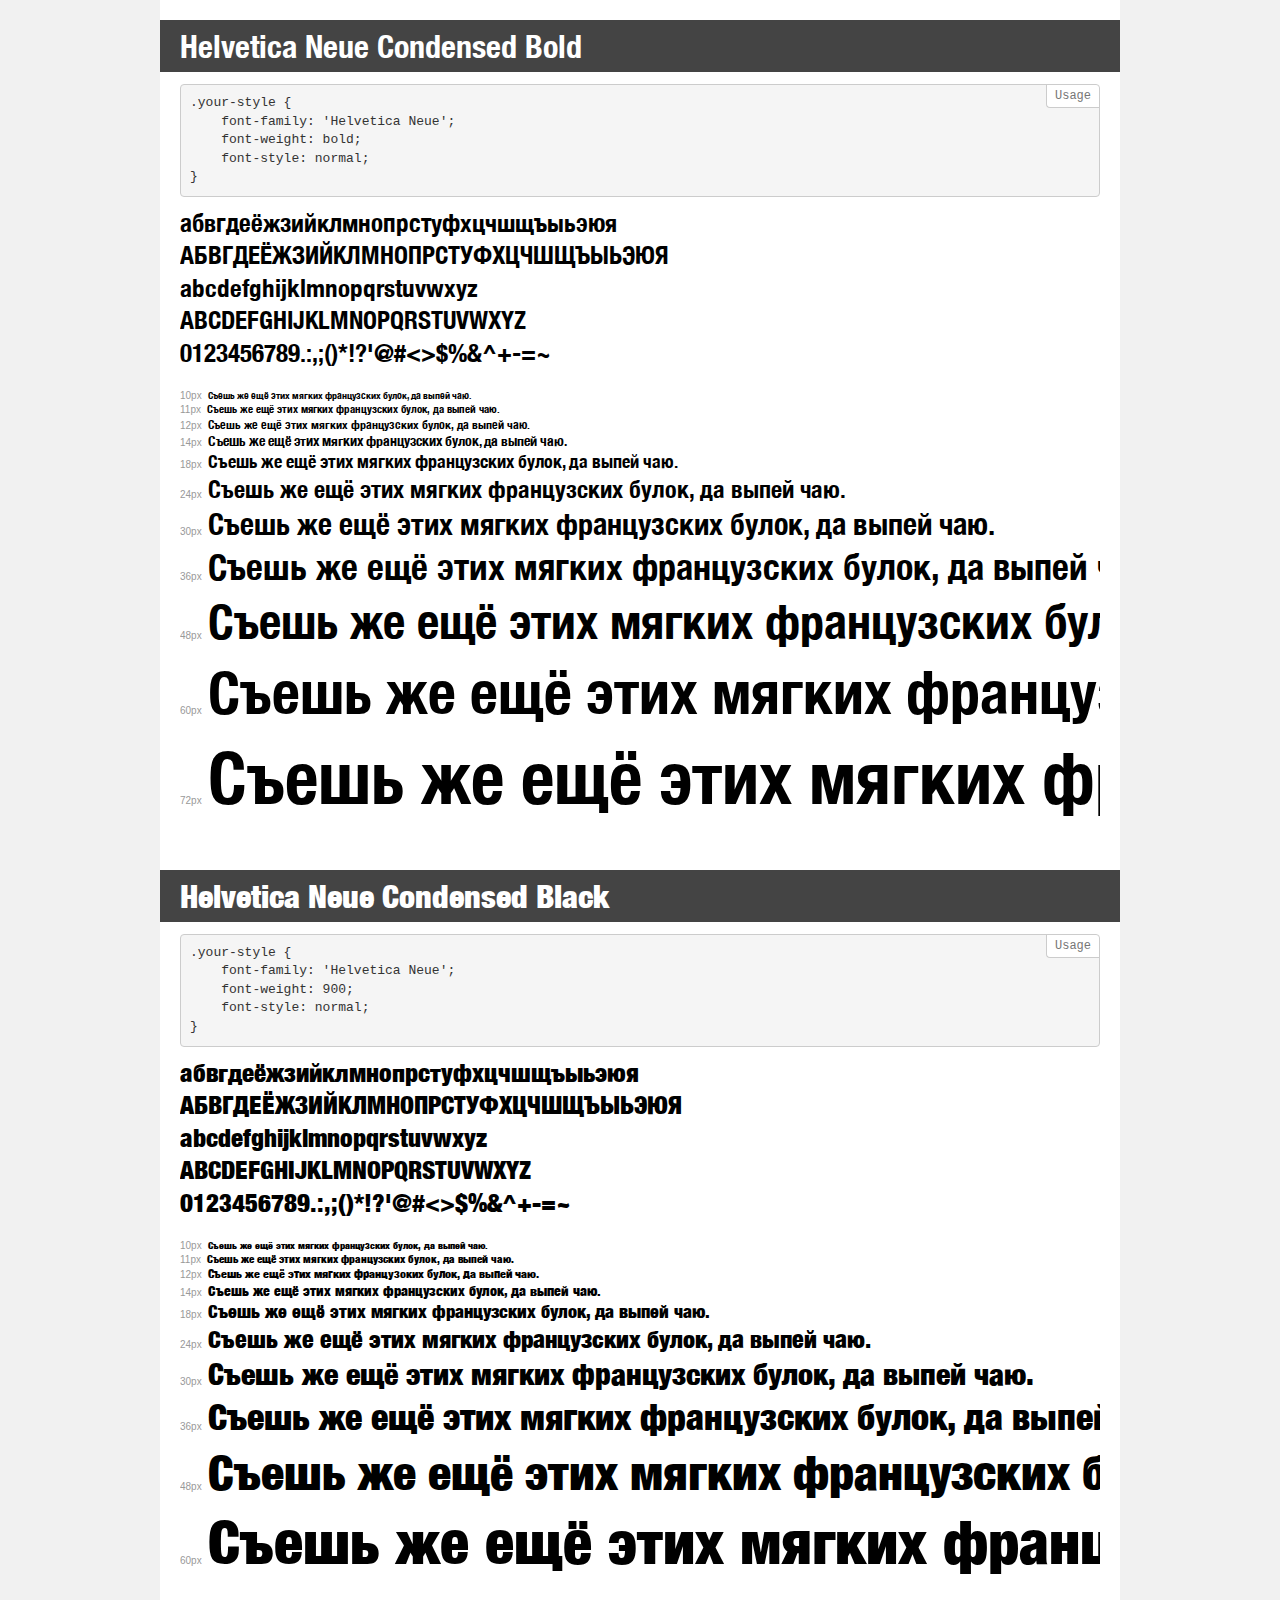
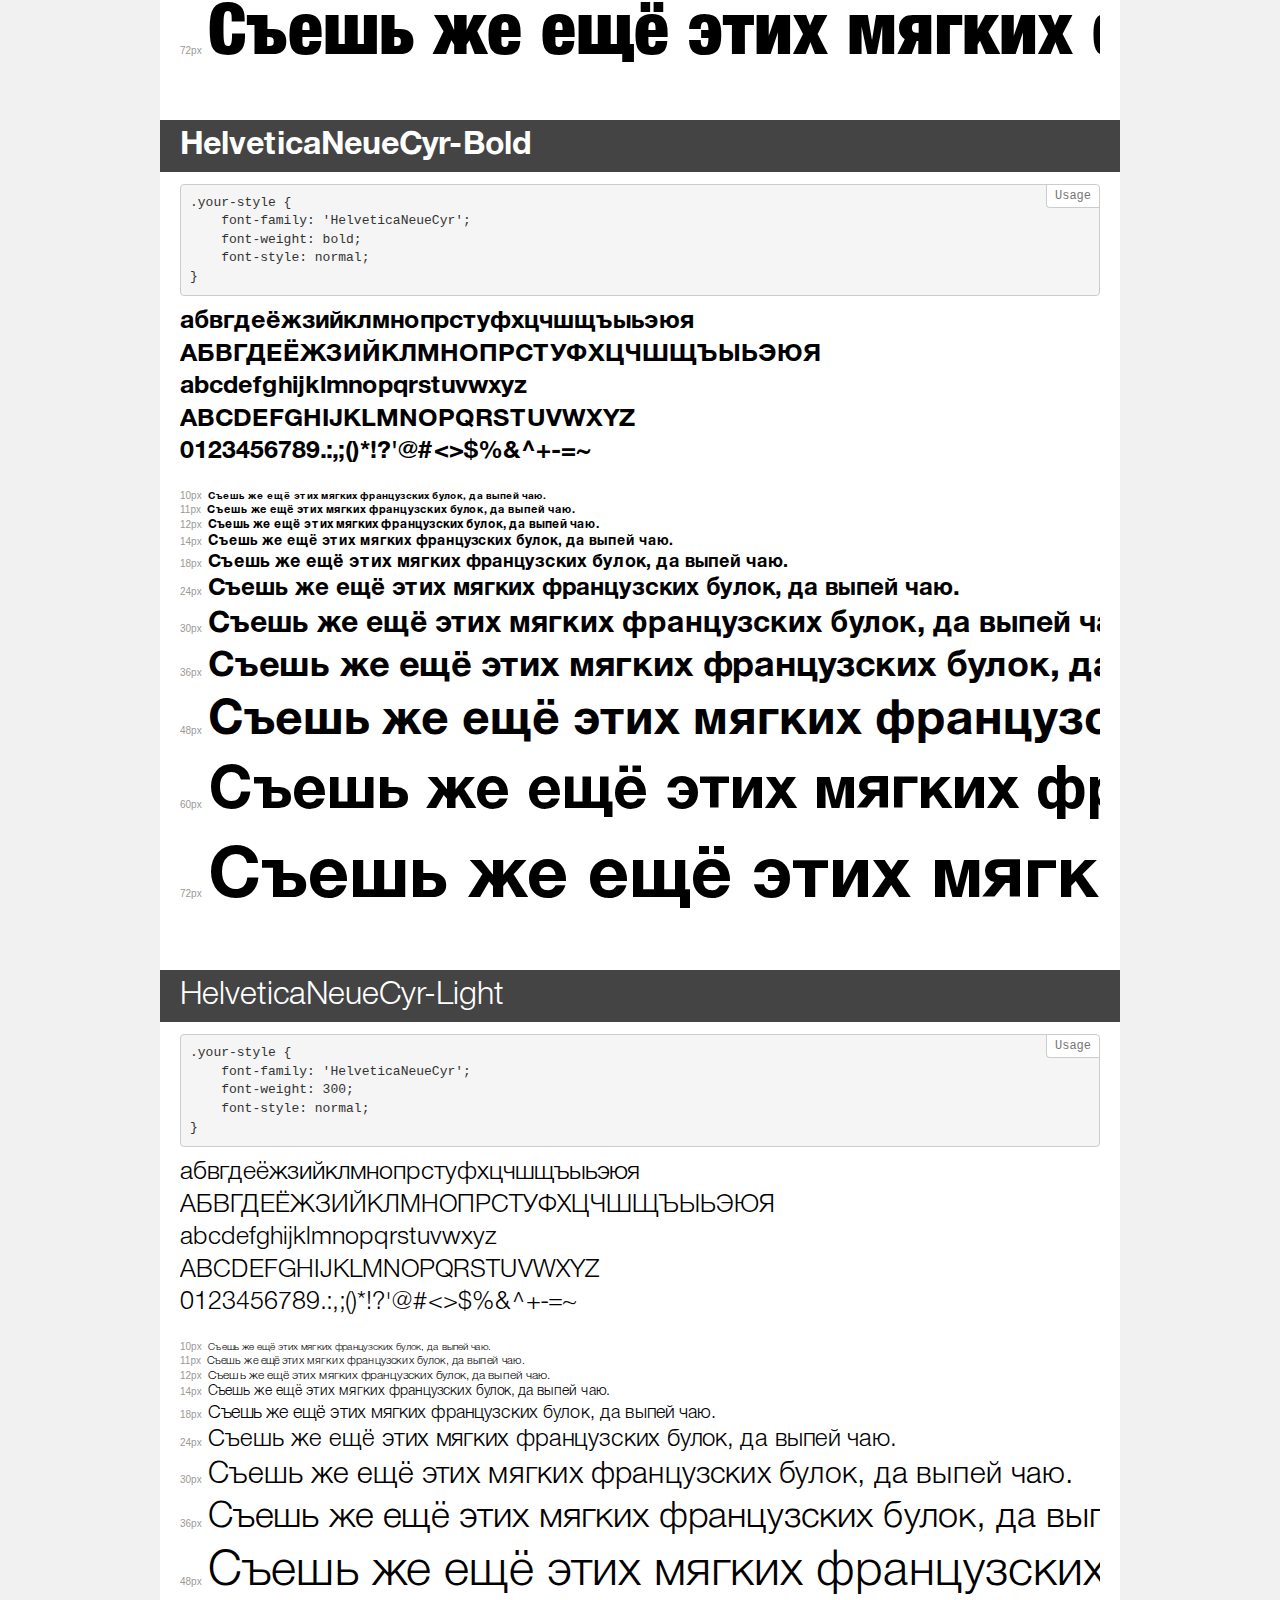
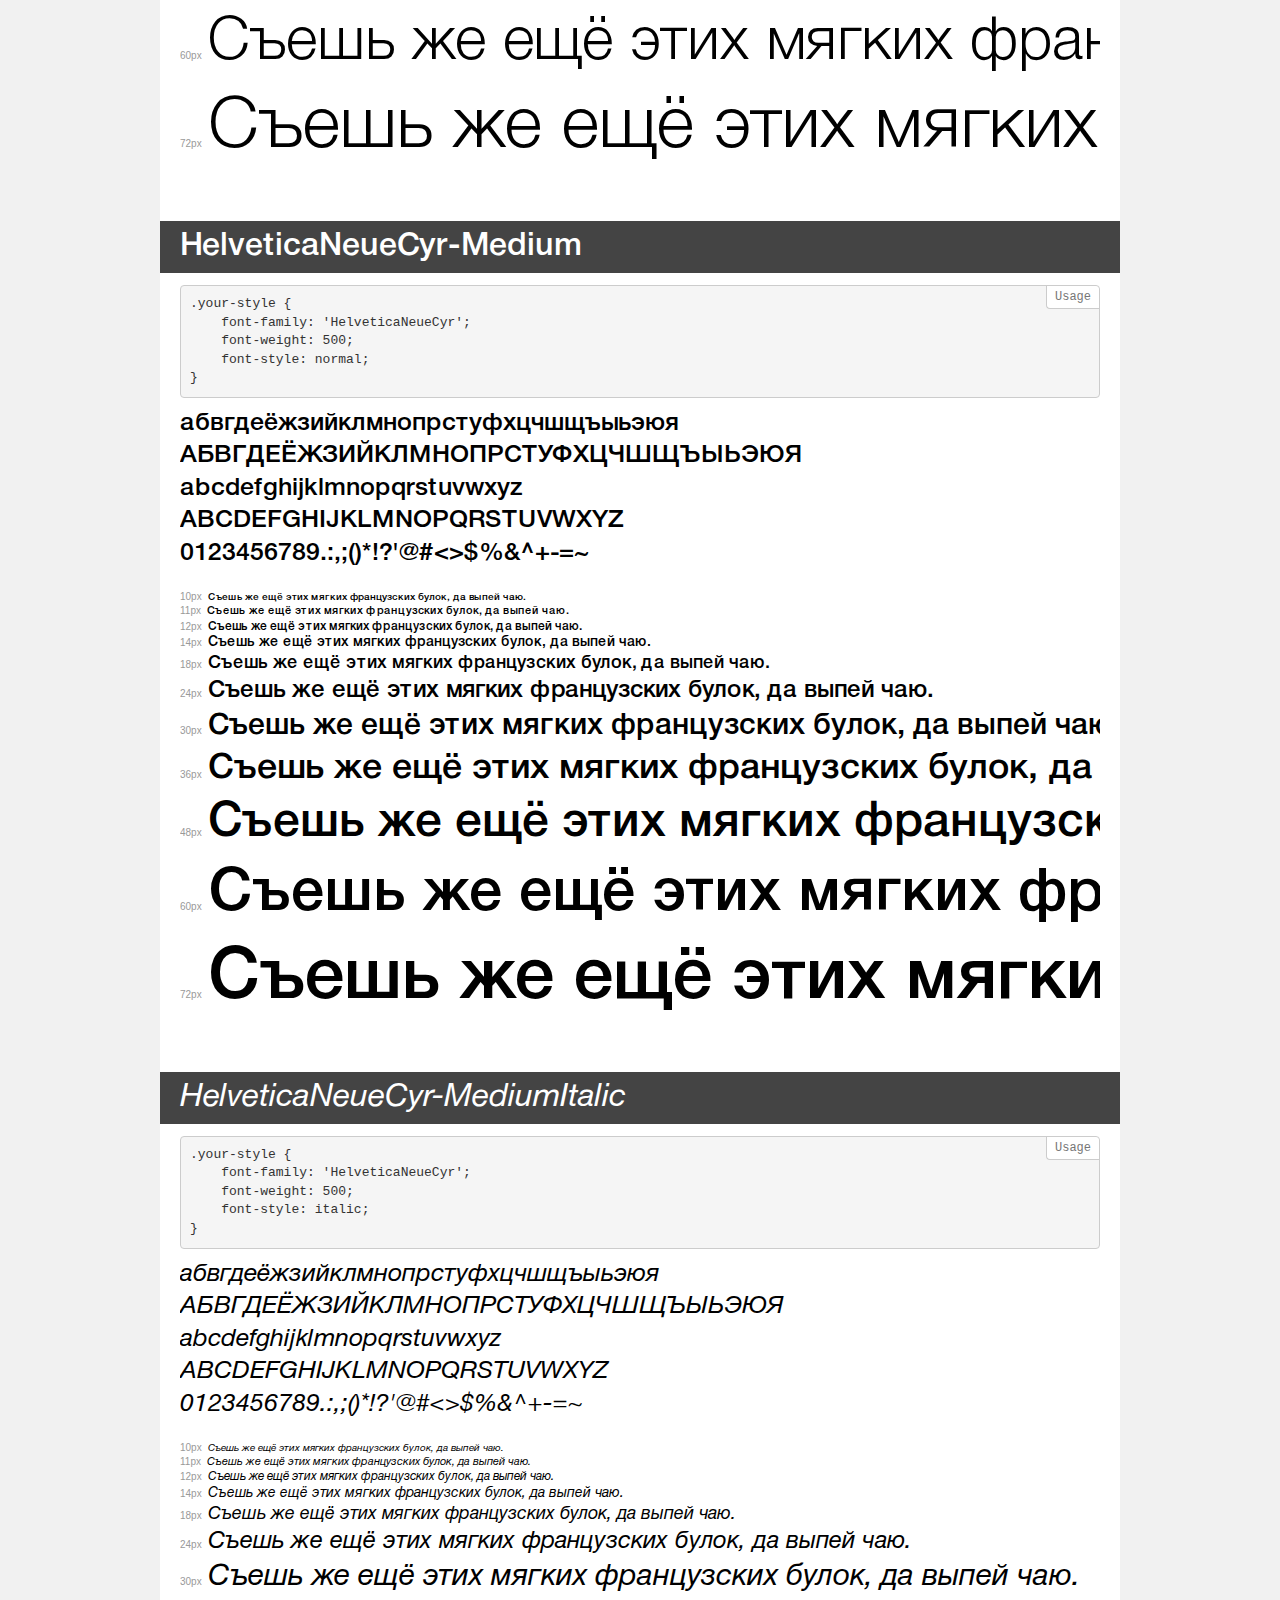
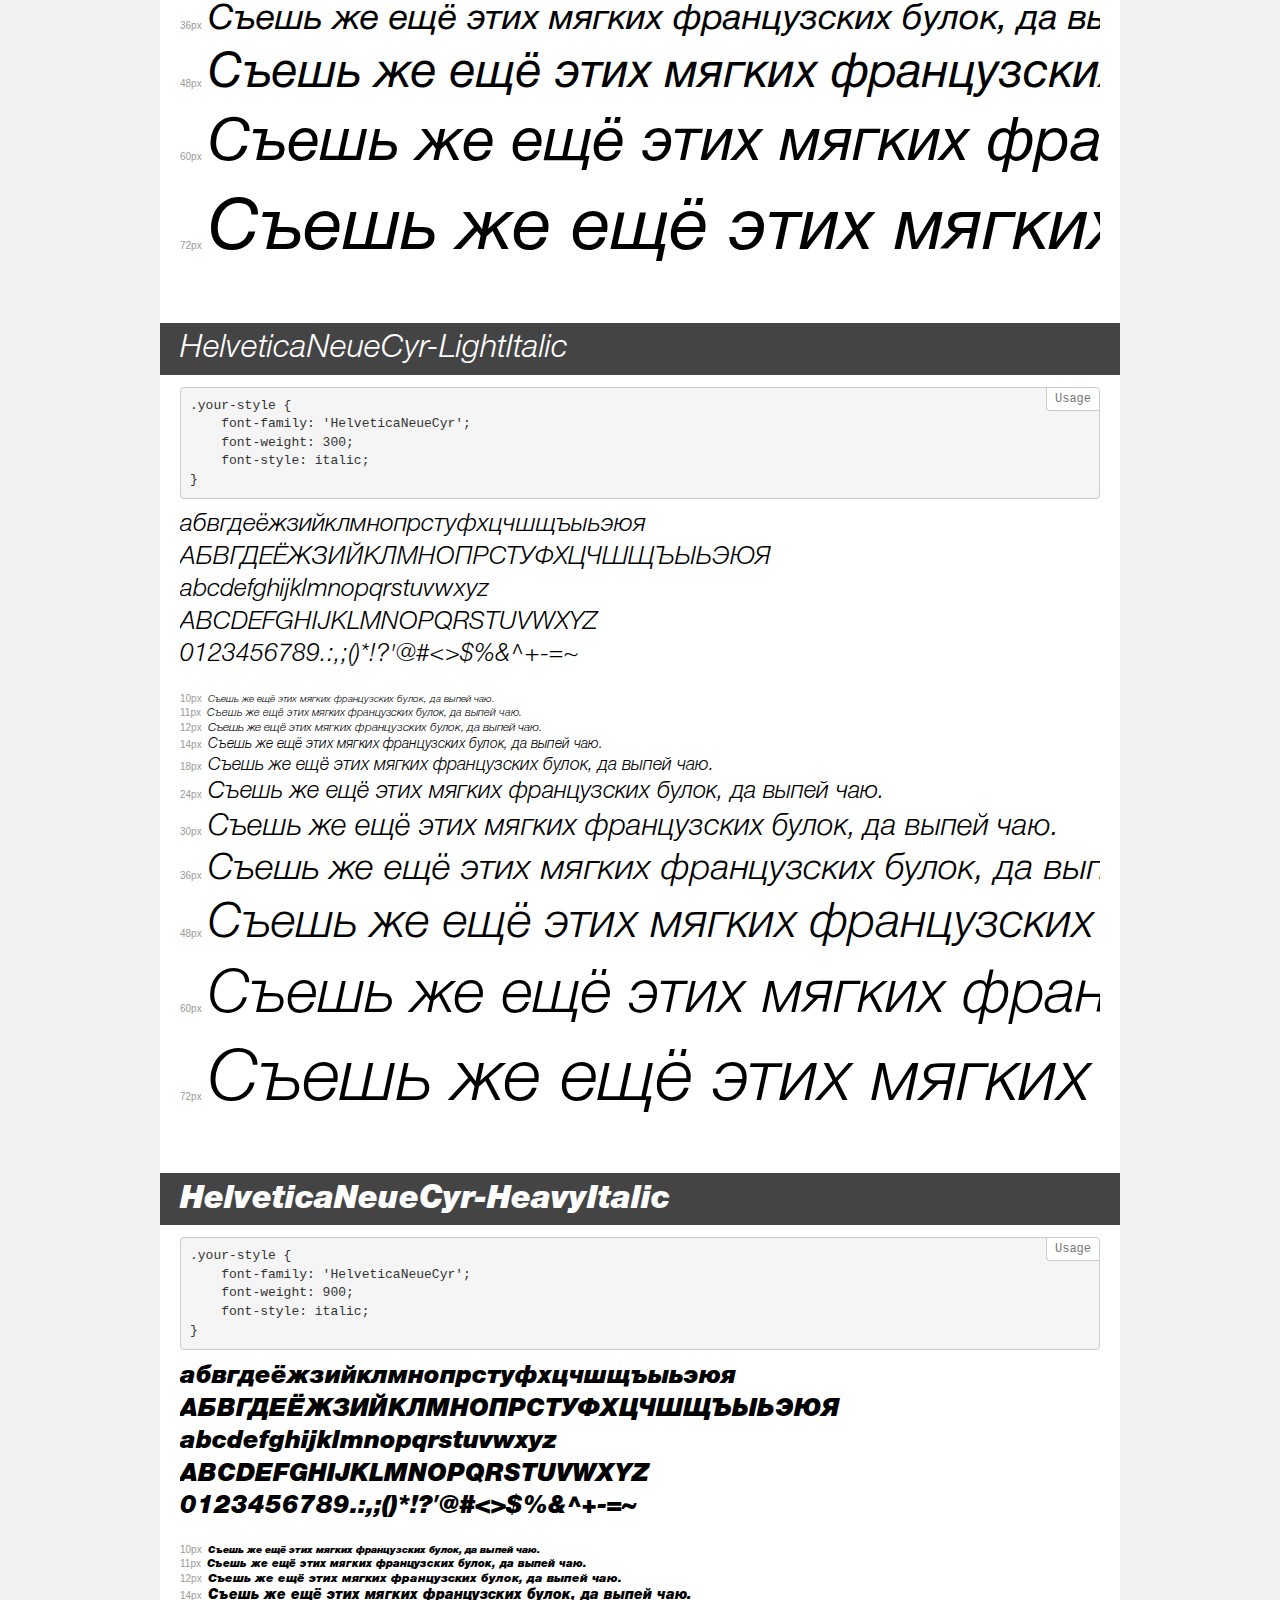
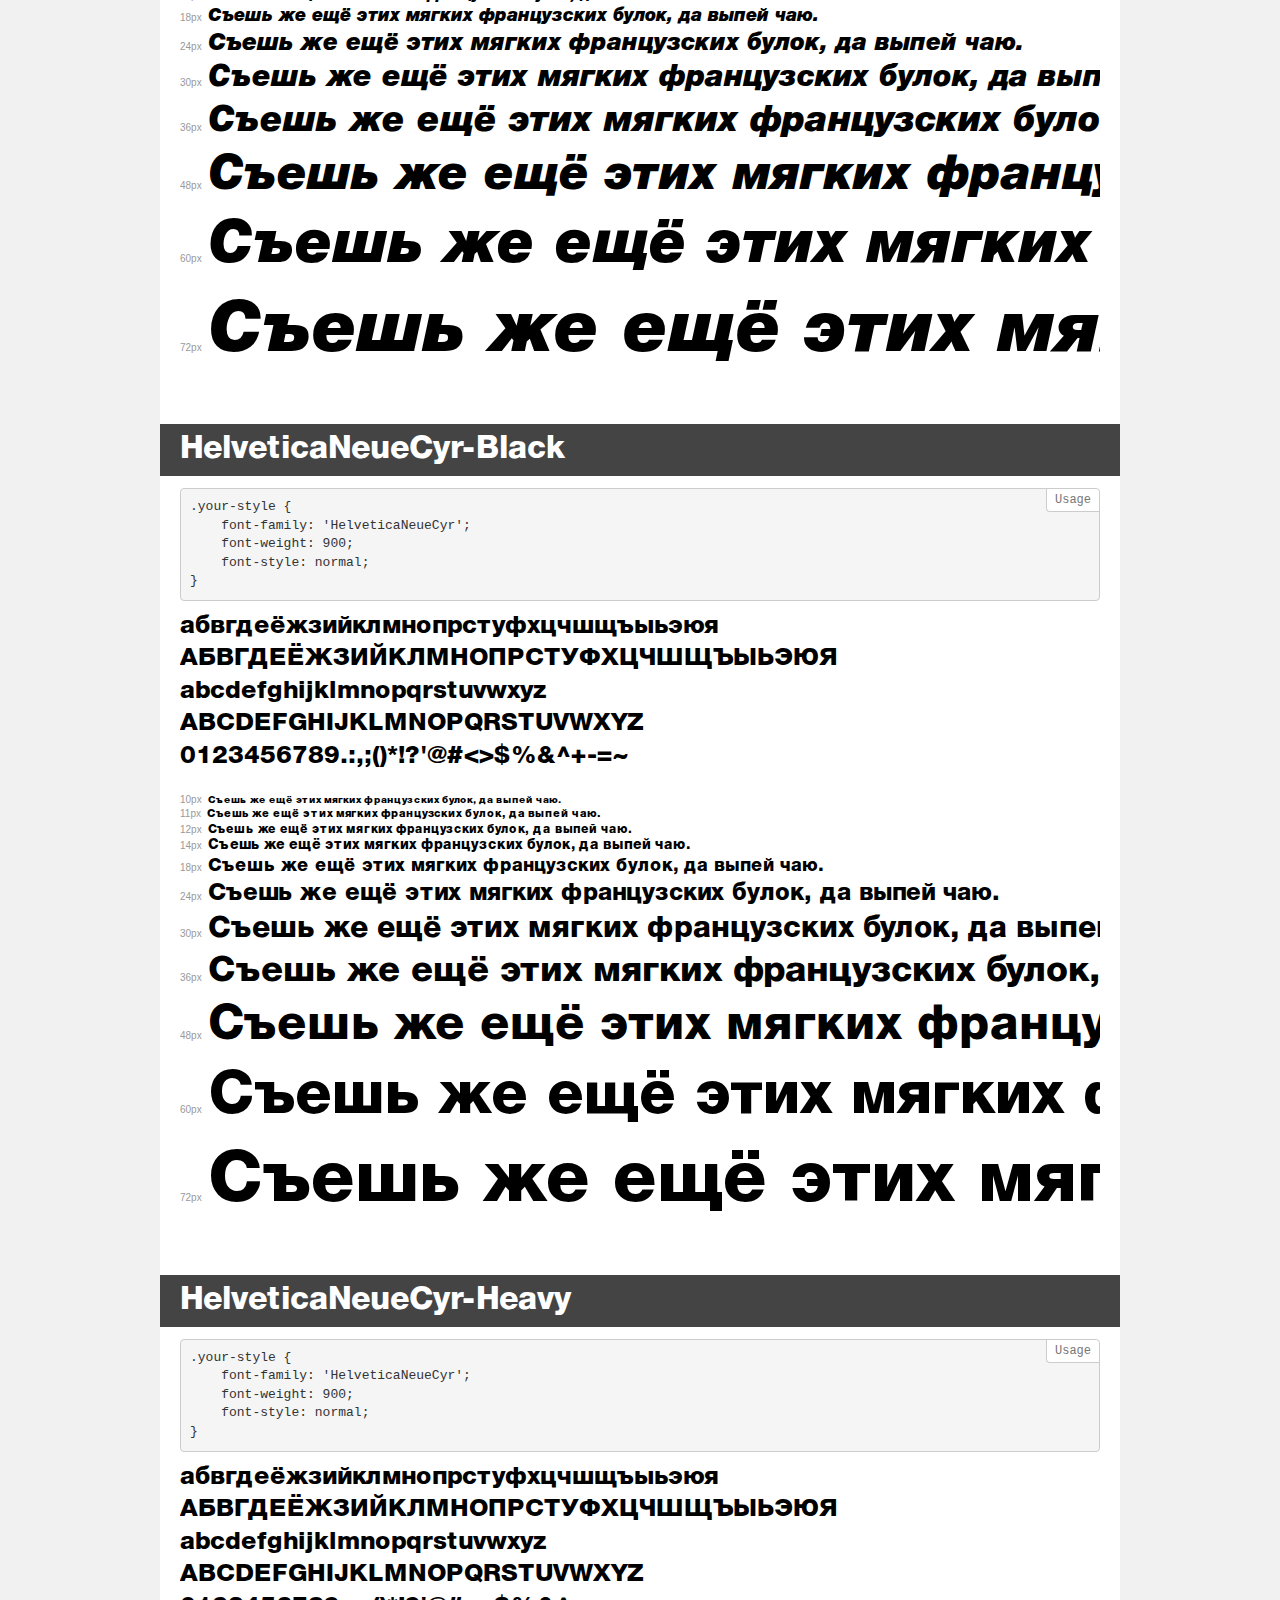
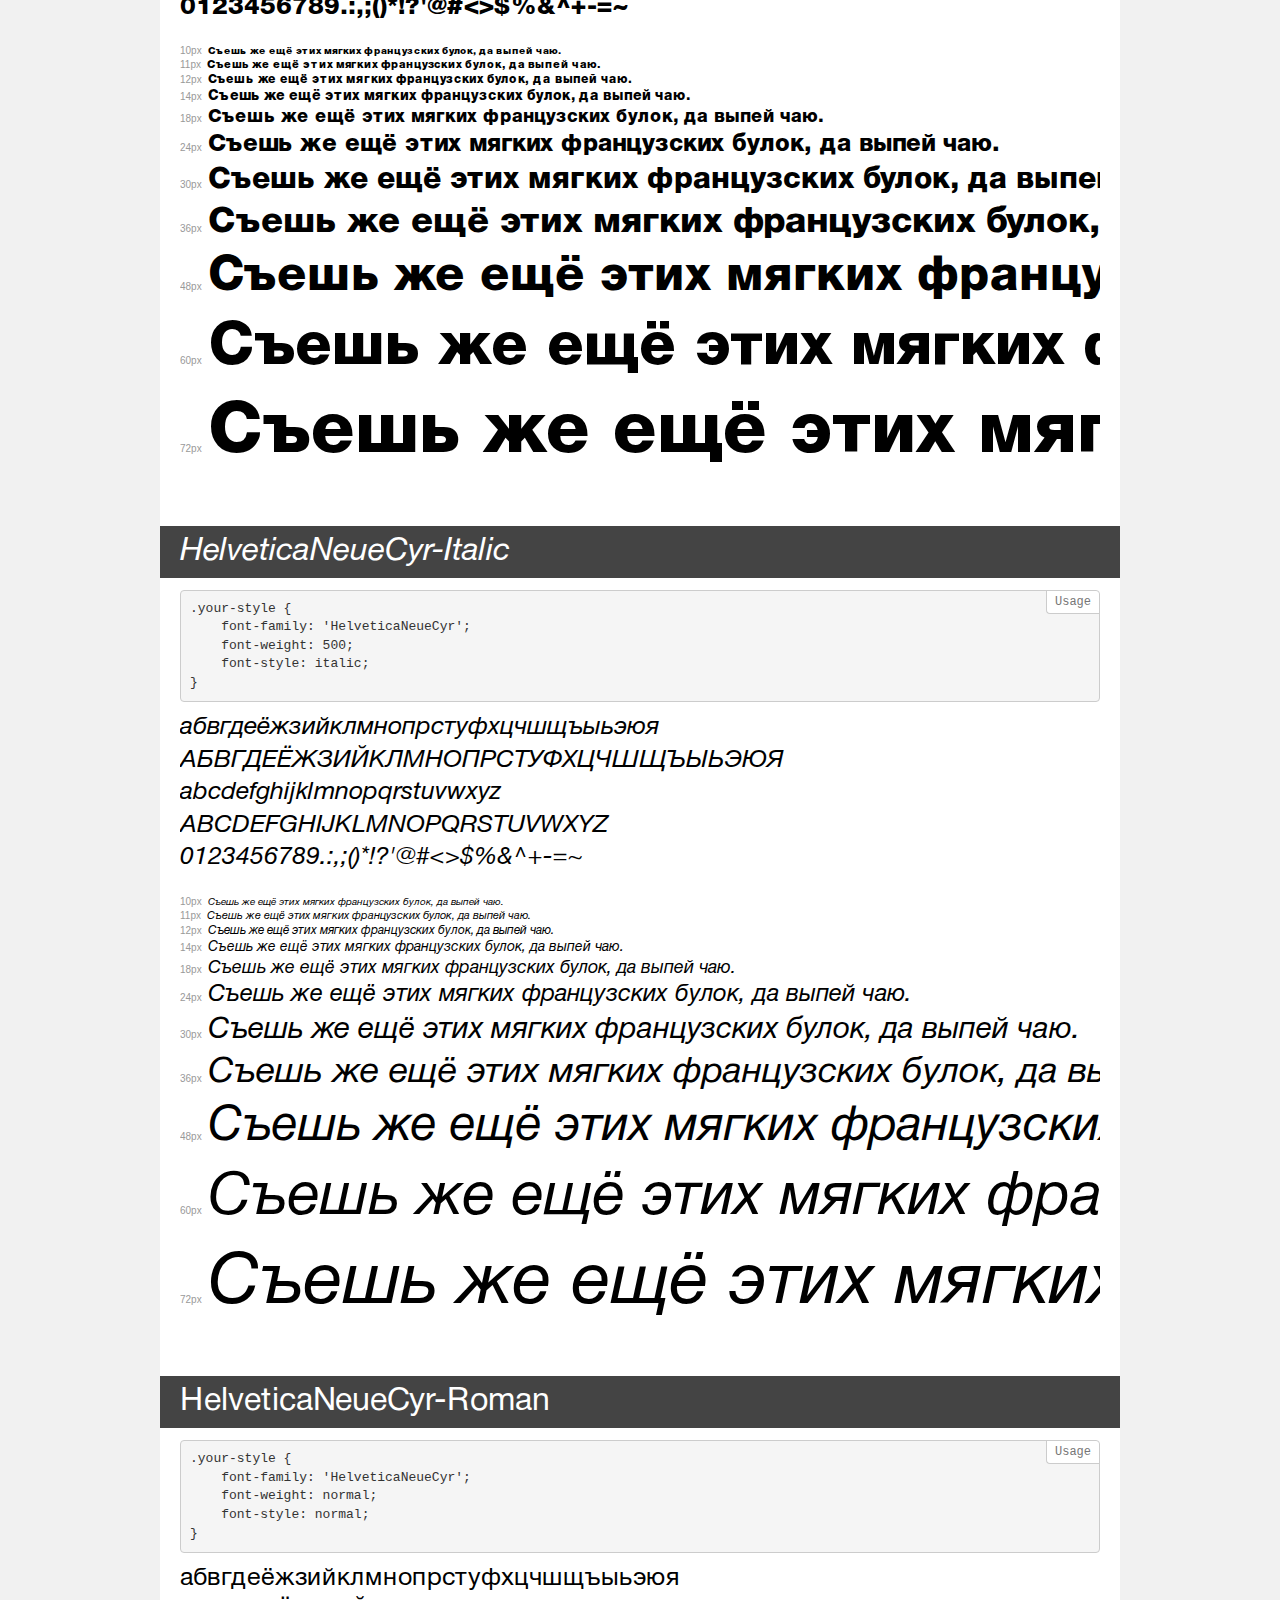
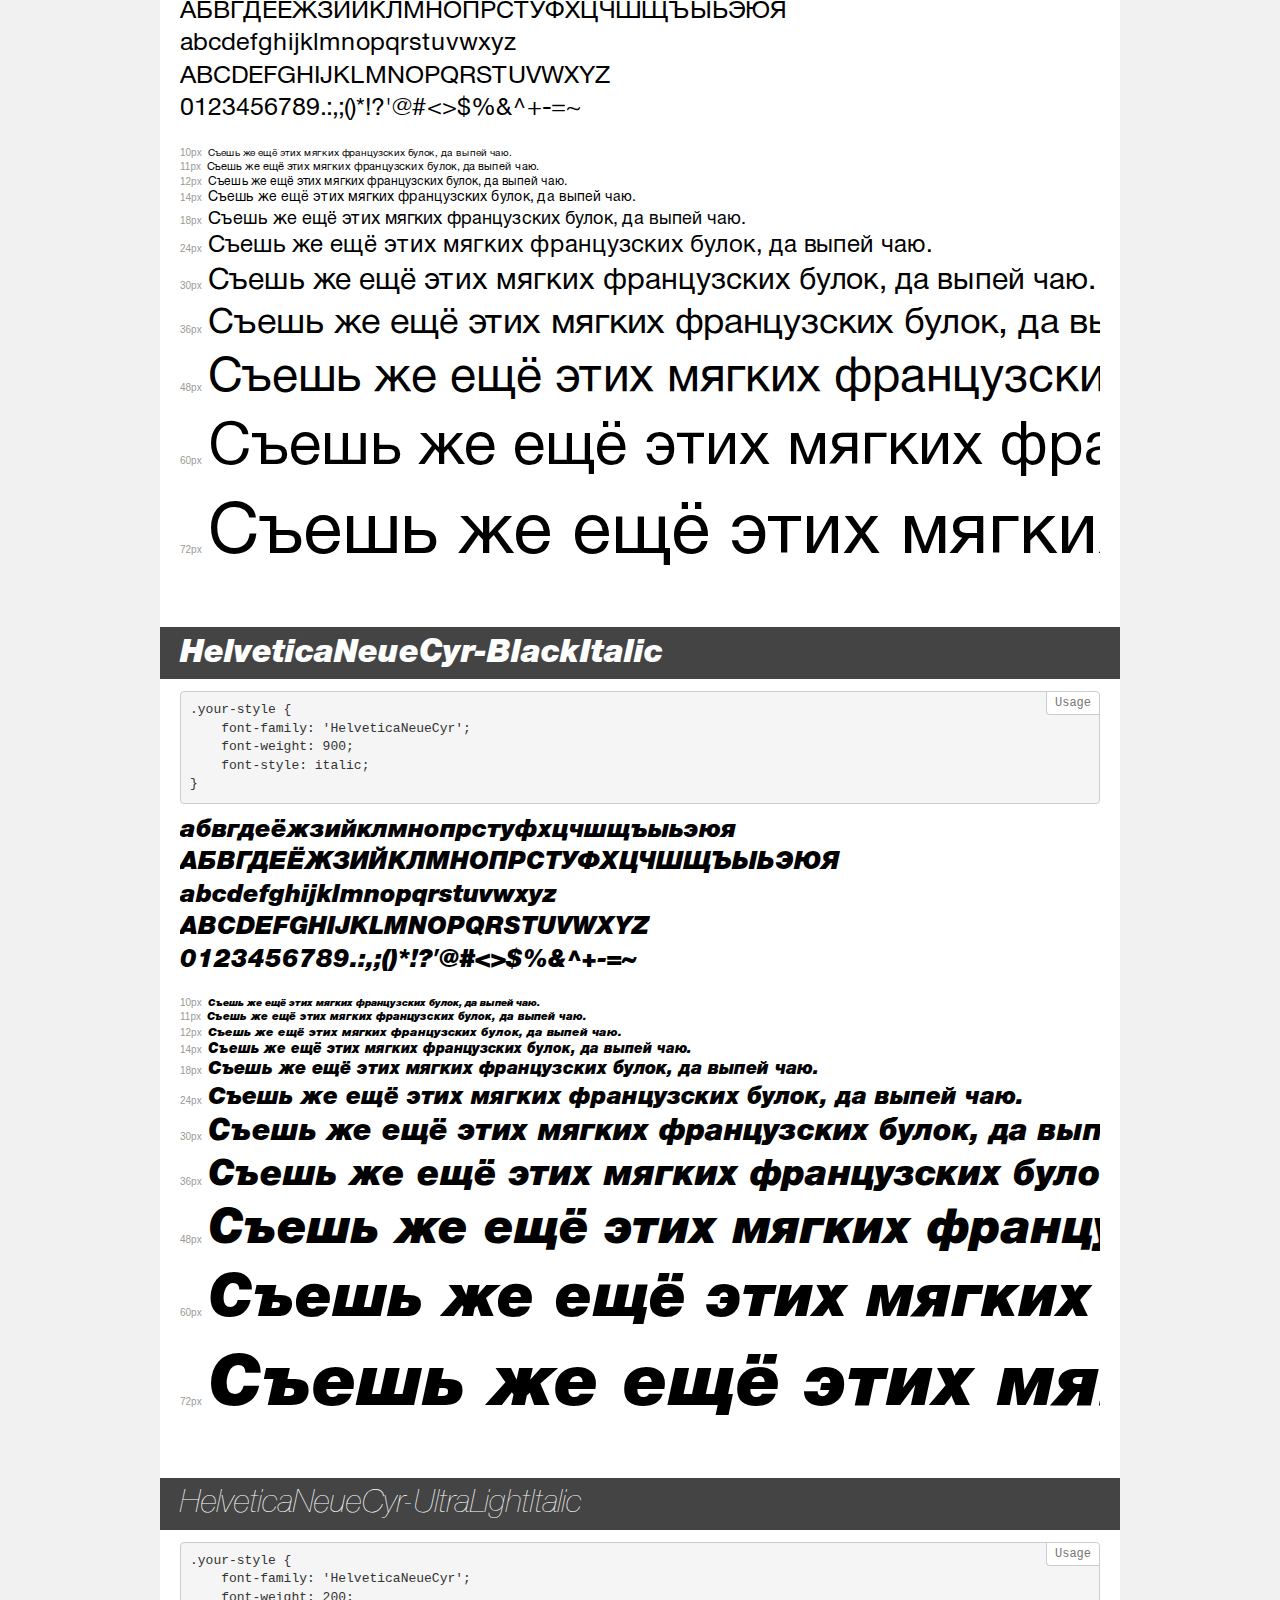
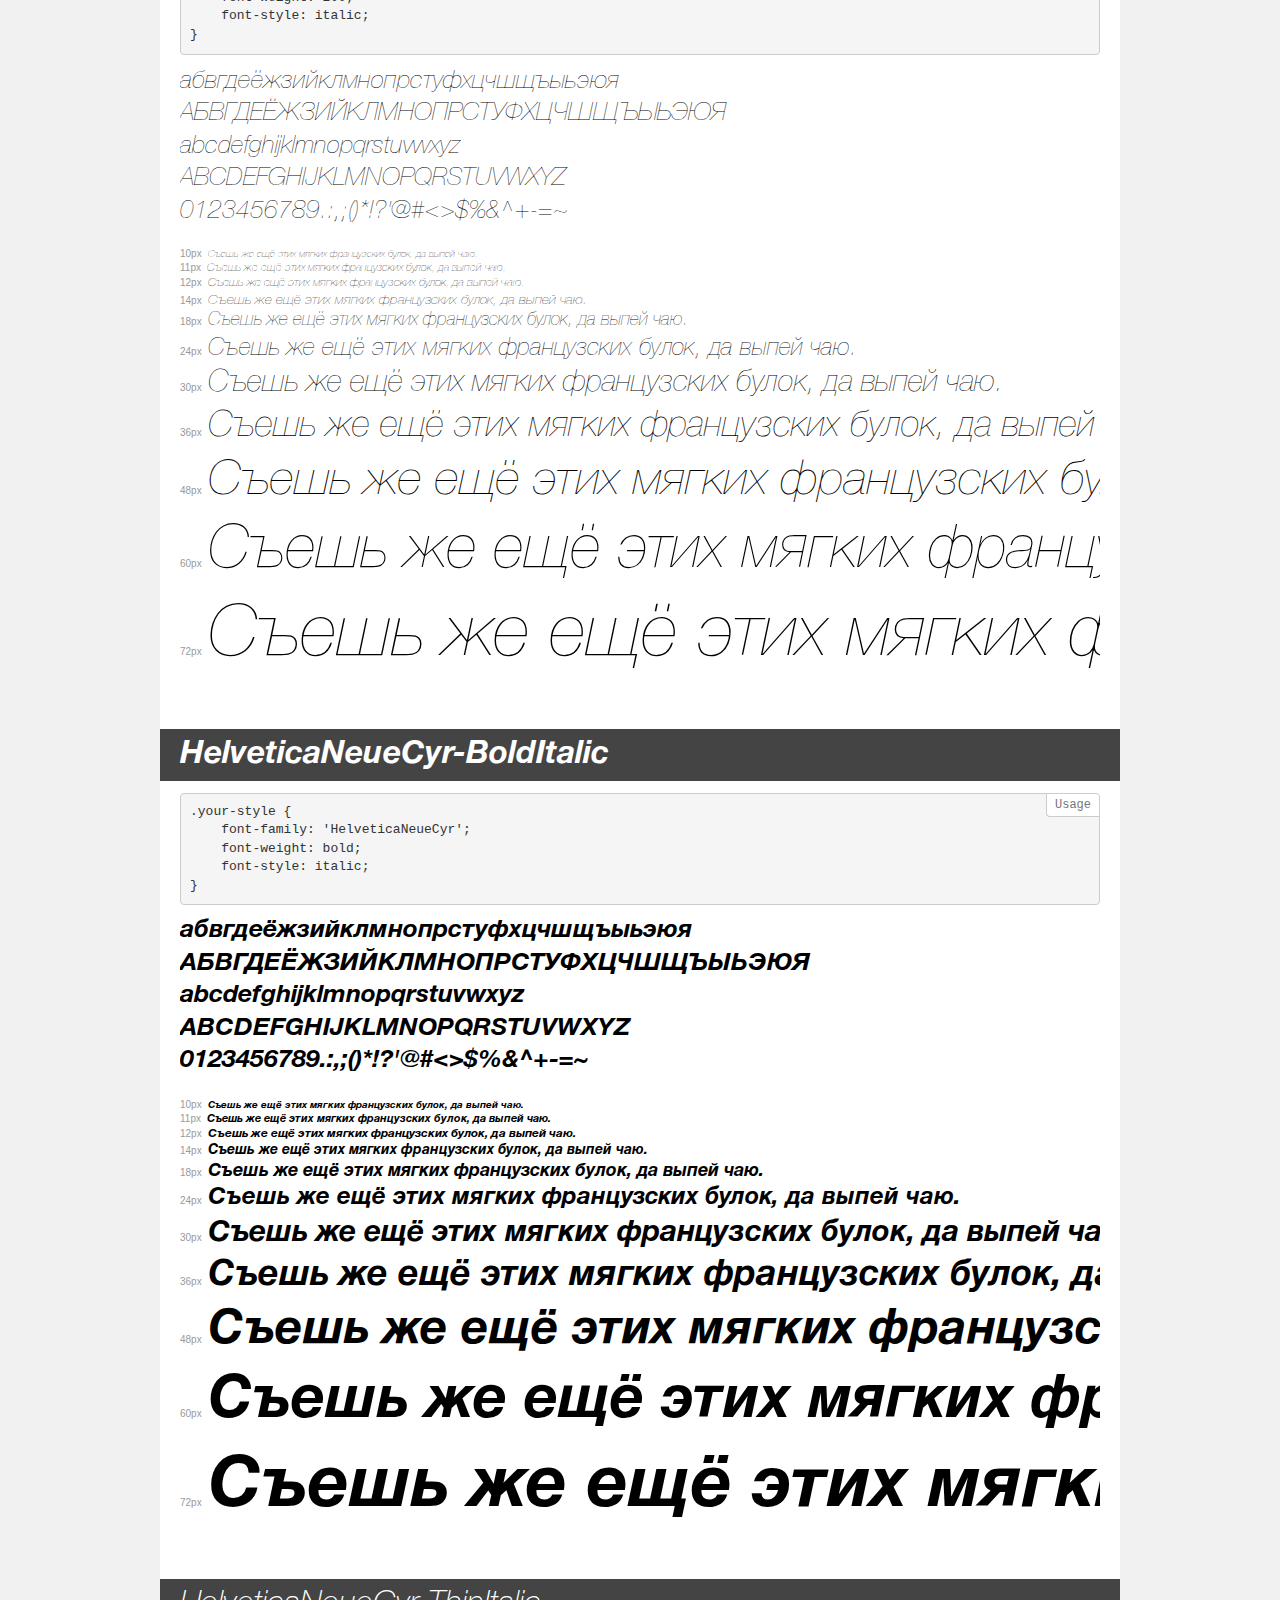
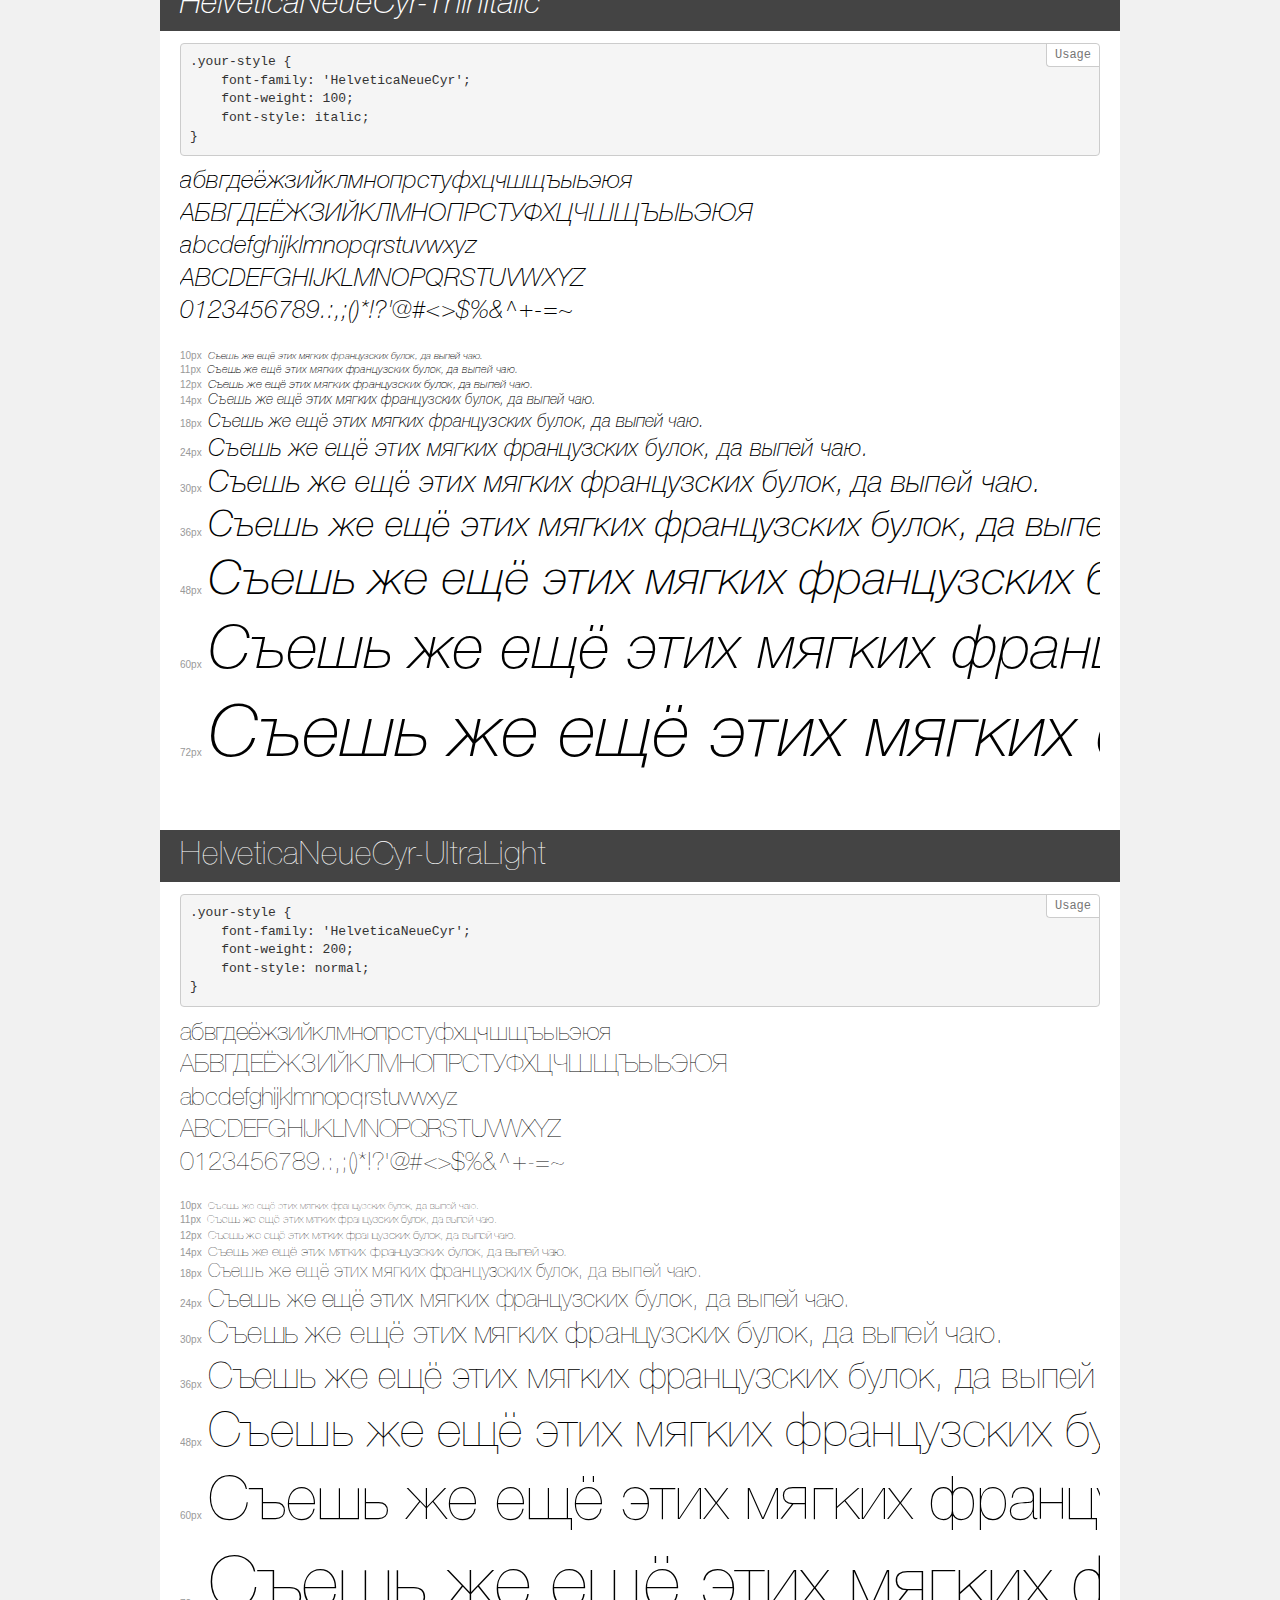
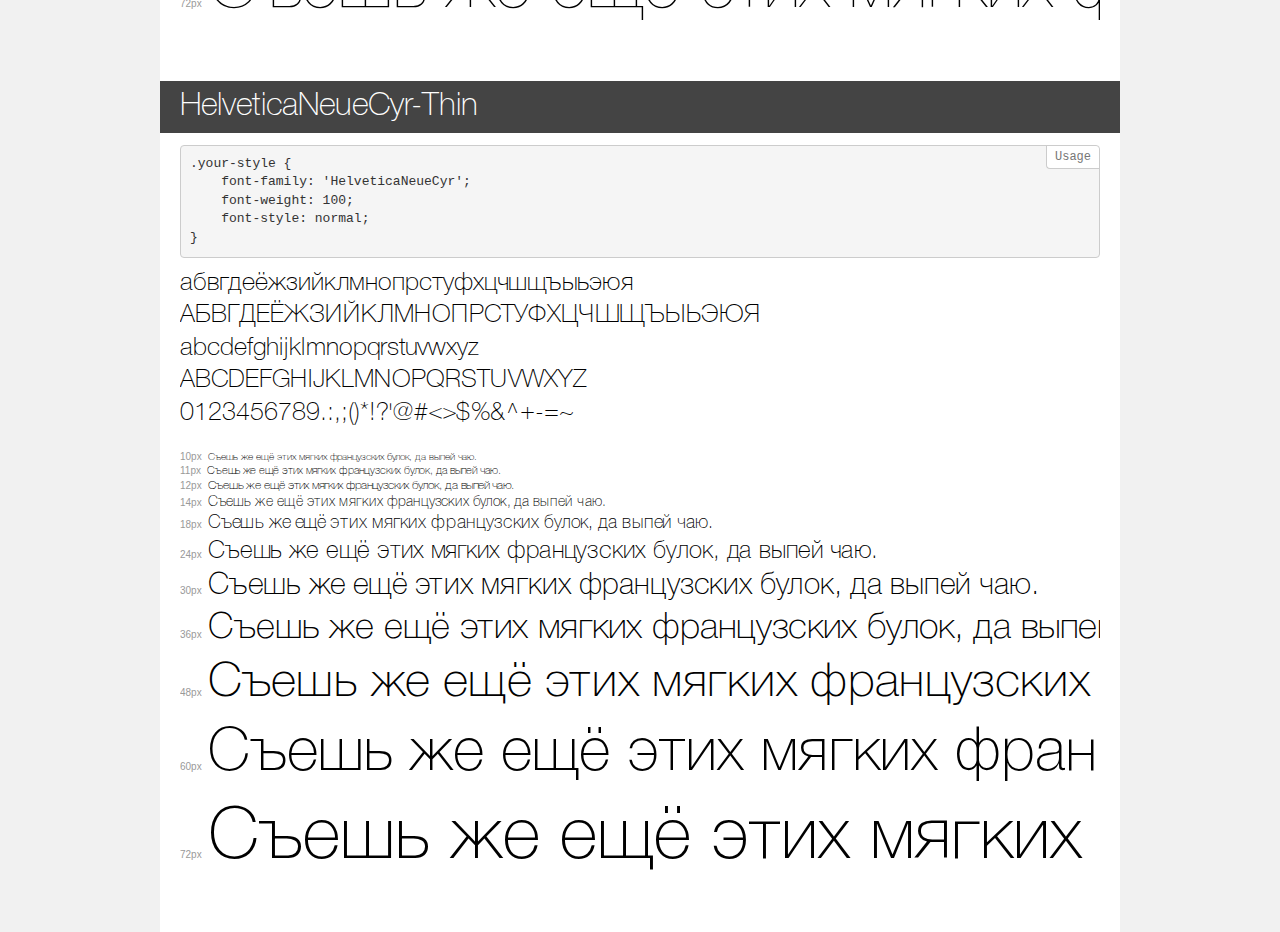
<file: lesson10/src/font/demo.html>
<!DOCTYPE html>
<html>
<head>
    <meta charset="utf-8">
    <meta http-equiv="X-UA-Compatible" content="IE=edge">
    <meta name="viewport" content="width=device-width, initial-scale=1">
    <meta name="robots" content="noindex, noarchive">
    <meta name="format-detection" content="telephone=no">
    <title>Transfonter demo</title>
    <link href="stylesheet.css" rel="stylesheet">
    <style>
        /*
        http://meyerweb.com/eric/tools/css/reset/
        v2.0 | 20110126
        License: none (public domain)
        */
        html, body, div, span, applet, object, iframe,
        h1, h2, h3, h4, h5, h6, p, blockquote, pre,
        a, abbr, acronym, address, big, cite, code,
        del, dfn, em, img, ins, kbd, q, s, samp,
        small, strike, strong, sub, sup, tt, var,
        b, u, i, center,
        dl, dt, dd, ol, ul, li,
        fieldset, form, label, legend,
        table, caption, tbody, tfoot, thead, tr, th, td,
        article, aside, canvas, details, embed,
        figure, figcaption, footer, header, hgroup,
        menu, nav, output, ruby, section, summary,
        time, mark, audio, video {
            margin: 0;
            padding: 0;
            border: 0;
            font-size: 100%;
            font: inherit;
            vertical-align: baseline;
        }
        /* HTML5 display-role reset for older browsers */
        article, aside, details, figcaption, figure,
        footer, header, hgroup, menu, nav, section {
            display: block;
        }
        body {
            line-height: 1;
        }
        ol, ul {
            list-style: none;
        }
        blockquote, q {
            quotes: none;
        }
        blockquote:before, blockquote:after,
        q:before, q:after {
            content: '';
            content: none;
        }
        table {
            border-collapse: collapse;
            border-spacing: 0;
        }
        /* common styles */
        body {
            background: #f1f1f1;
            color: #000;
        }
        .page {
            background: #fff;
            width: 920px;
            margin: 0 auto;
            padding: 20px 20px 0 20px;
            overflow: hidden;
        }
        .font-container {
            overflow-x: auto;
            overflow-y: hidden;
            margin-bottom: 40px;
            line-height: 1.3;
            white-space: nowrap;
            padding-bottom: 5px;
        }
        h1 {
            position: relative;
            background: #444;
            font-size: 32px;
            color: #fff;
            padding: 10px 20px;
            margin: 0 -20px 12px -20px;
        }
        .letters {
            font-size: 25px;
            margin-bottom: 20px;
        }
        .s10:before {
            content: '10px';
        }
        .s11:before {
            content: '11px';
        }
        .s12:before {
            content: '12px';
        }
        .s14:before {
            content: '14px';
        }
        .s18:before {
            content: '18px';
        }
        .s24:before {
            content: '24px';
        }
        .s30:before {
            content: '30px';
        }
        .s36:before {
            content: '36px';
        }
        .s48:before {
            content: '48px';
        }
        .s60:before {
            content: '60px';
        }
        .s72:before {
            content: '72px';
        }
        .s10:before, .s11:before, .s12:before, .s14:before,
        .s18:before, .s24:before, .s30:before, .s36:before,
        .s48:before, .s60:before, .s72:before {
            font-family: Arial, sans-serif;
            font-size: 10px;
            font-weight: normal;
            font-style: normal;
            color: #999;
            padding-right: 6px;
        }
        pre {
            display: block;
            position: relative;
            padding: 9px;
            margin: 0 0 10px;
            font-family: Monaco, Menlo, Consolas, "Courier New", monospace !important;
            font-size: 13px;
            line-height: 1.428571429;
            color: #333;
            font-weight: normal !important;
            font-style: normal !important;
            background-color: #f5f5f5;
            border: 1px solid #ccc;
            overflow-x: auto;
            border-radius: 4px;
        }
        pre:after {
            display: block;
            position: absolute;
            right: 0;
            top: 0;
            content: 'Usage';
            line-height: 1;
            padding: 5px 8px;
            font-size: 12px;
            color: #767676;
            background-color: #fff;
            border: 1px solid #ccc;
            border-right: none;
            border-top: none;
            border-radius: 0 4px 0 4px;
            z-index: 10;
        }
        /* responsive */
        @media (max-width: 959px) {
            .page {
                width: auto;
                margin: 0;
            }
        }
    </style>
</head>
<body>
<div class="page">
    <div class="demo" style="font-family: 'Helvetica Neue'; font-weight: bold; font-style: normal;">
        <h1>Helvetica Neue Condensed Bold</h1>
        <pre>.your-style {
    font-family: 'Helvetica Neue';
    font-weight: bold;
    font-style: normal;
}</pre>
        <div class="font-container">
            <p class="letters">
                абвгдеёжзийклмнопрстуфхцчшщъыьэюя<br>
АБВГДЕЁЖЗИЙКЛМНОПРСТУФХЦЧШЩЪЫЬЭЮЯ<br>
abcdefghijklmnopqrstuvwxyz<br>
ABCDEFGHIJKLMNOPQRSTUVWXYZ<br>
                0123456789.:,;()*!?'@#<>$%&^+-=~
            </p>
            <p class="s10" style="font-size: 10px;">Съешь же ещё этих мягких французских булок, да выпей чаю.</p>
            <p class="s11" style="font-size: 11px;">Съешь же ещё этих мягких французских булок, да выпей чаю.</p>
            <p class="s12" style="font-size: 12px;">Съешь же ещё этих мягких французских булок, да выпей чаю.</p>
            <p class="s14" style="font-size: 14px;">Съешь же ещё этих мягких французских булок, да выпей чаю.</p>
            <p class="s18" style="font-size: 18px;">Съешь же ещё этих мягких французских булок, да выпей чаю.</p>
            <p class="s24" style="font-size: 24px;">Съешь же ещё этих мягких французских булок, да выпей чаю.</p>
            <p class="s30" style="font-size: 30px;">Съешь же ещё этих мягких французских булок, да выпей чаю.</p>
            <p class="s36" style="font-size: 36px;">Съешь же ещё этих мягких французских булок, да выпей чаю.</p>
            <p class="s48" style="font-size: 48px;">Съешь же ещё этих мягких французских булок, да выпей чаю.</p>
            <p class="s60" style="font-size: 60px;">Съешь же ещё этих мягких французских булок, да выпей чаю.</p>
            <p class="s72" style="font-size: 72px;">Съешь же ещё этих мягких французских булок, да выпей чаю.</p>
        </div>
    </div>
    <div class="demo" style="font-family: 'Helvetica Neue'; font-weight: 900; font-style: normal;">
        <h1>Helvetica Neue Condensed Black</h1>
        <pre>.your-style {
    font-family: 'Helvetica Neue';
    font-weight: 900;
    font-style: normal;
}</pre>
        <div class="font-container">
            <p class="letters">
                абвгдеёжзийклмнопрстуфхцчшщъыьэюя<br>
АБВГДЕЁЖЗИЙКЛМНОПРСТУФХЦЧШЩЪЫЬЭЮЯ<br>
abcdefghijklmnopqrstuvwxyz<br>
ABCDEFGHIJKLMNOPQRSTUVWXYZ<br>
                0123456789.:,;()*!?'@#<>$%&^+-=~
            </p>
            <p class="s10" style="font-size: 10px;">Съешь же ещё этих мягких французских булок, да выпей чаю.</p>
            <p class="s11" style="font-size: 11px;">Съешь же ещё этих мягких французских булок, да выпей чаю.</p>
            <p class="s12" style="font-size: 12px;">Съешь же ещё этих мягких французских булок, да выпей чаю.</p>
            <p class="s14" style="font-size: 14px;">Съешь же ещё этих мягких французских булок, да выпей чаю.</p>
            <p class="s18" style="font-size: 18px;">Съешь же ещё этих мягких французских булок, да выпей чаю.</p>
            <p class="s24" style="font-size: 24px;">Съешь же ещё этих мягких французских булок, да выпей чаю.</p>
            <p class="s30" style="font-size: 30px;">Съешь же ещё этих мягких французских булок, да выпей чаю.</p>
            <p class="s36" style="font-size: 36px;">Съешь же ещё этих мягких французских булок, да выпей чаю.</p>
            <p class="s48" style="font-size: 48px;">Съешь же ещё этих мягких французских булок, да выпей чаю.</p>
            <p class="s60" style="font-size: 60px;">Съешь же ещё этих мягких французских булок, да выпей чаю.</p>
            <p class="s72" style="font-size: 72px;">Съешь же ещё этих мягких французских булок, да выпей чаю.</p>
        </div>
    </div>
    <div class="demo" style="font-family: 'HelveticaNeueCyr'; font-weight: bold; font-style: normal;">
        <h1>HelveticaNeueCyr-Bold</h1>
        <pre>.your-style {
    font-family: 'HelveticaNeueCyr';
    font-weight: bold;
    font-style: normal;
}</pre>
        <div class="font-container">
            <p class="letters">
                абвгдеёжзийклмнопрстуфхцчшщъыьэюя<br>
АБВГДЕЁЖЗИЙКЛМНОПРСТУФХЦЧШЩЪЫЬЭЮЯ<br>
abcdefghijklmnopqrstuvwxyz<br>
ABCDEFGHIJKLMNOPQRSTUVWXYZ<br>
                0123456789.:,;()*!?'@#<>$%&^+-=~
            </p>
            <p class="s10" style="font-size: 10px;">Съешь же ещё этих мягких французских булок, да выпей чаю.</p>
            <p class="s11" style="font-size: 11px;">Съешь же ещё этих мягких французских булок, да выпей чаю.</p>
            <p class="s12" style="font-size: 12px;">Съешь же ещё этих мягких французских булок, да выпей чаю.</p>
            <p class="s14" style="font-size: 14px;">Съешь же ещё этих мягких французских булок, да выпей чаю.</p>
            <p class="s18" style="font-size: 18px;">Съешь же ещё этих мягких французских булок, да выпей чаю.</p>
            <p class="s24" style="font-size: 24px;">Съешь же ещё этих мягких французских булок, да выпей чаю.</p>
            <p class="s30" style="font-size: 30px;">Съешь же ещё этих мягких французских булок, да выпей чаю.</p>
            <p class="s36" style="font-size: 36px;">Съешь же ещё этих мягких французских булок, да выпей чаю.</p>
            <p class="s48" style="font-size: 48px;">Съешь же ещё этих мягких французских булок, да выпей чаю.</p>
            <p class="s60" style="font-size: 60px;">Съешь же ещё этих мягких французских булок, да выпей чаю.</p>
            <p class="s72" style="font-size: 72px;">Съешь же ещё этих мягких французских булок, да выпей чаю.</p>
        </div>
    </div>
    <div class="demo" style="font-family: 'HelveticaNeueCyr'; font-weight: 300; font-style: normal;">
        <h1>HelveticaNeueCyr-Light</h1>
        <pre>.your-style {
    font-family: 'HelveticaNeueCyr';
    font-weight: 300;
    font-style: normal;
}</pre>
        <div class="font-container">
            <p class="letters">
                абвгдеёжзийклмнопрстуфхцчшщъыьэюя<br>
АБВГДЕЁЖЗИЙКЛМНОПРСТУФХЦЧШЩЪЫЬЭЮЯ<br>
abcdefghijklmnopqrstuvwxyz<br>
ABCDEFGHIJKLMNOPQRSTUVWXYZ<br>
                0123456789.:,;()*!?'@#<>$%&^+-=~
            </p>
            <p class="s10" style="font-size: 10px;">Съешь же ещё этих мягких французских булок, да выпей чаю.</p>
            <p class="s11" style="font-size: 11px;">Съешь же ещё этих мягких французских булок, да выпей чаю.</p>
            <p class="s12" style="font-size: 12px;">Съешь же ещё этих мягких французских булок, да выпей чаю.</p>
            <p class="s14" style="font-size: 14px;">Съешь же ещё этих мягких французских булок, да выпей чаю.</p>
            <p class="s18" style="font-size: 18px;">Съешь же ещё этих мягких французских булок, да выпей чаю.</p>
            <p class="s24" style="font-size: 24px;">Съешь же ещё этих мягких французских булок, да выпей чаю.</p>
            <p class="s30" style="font-size: 30px;">Съешь же ещё этих мягких французских булок, да выпей чаю.</p>
            <p class="s36" style="font-size: 36px;">Съешь же ещё этих мягких французских булок, да выпей чаю.</p>
            <p class="s48" style="font-size: 48px;">Съешь же ещё этих мягких французских булок, да выпей чаю.</p>
            <p class="s60" style="font-size: 60px;">Съешь же ещё этих мягких французских булок, да выпей чаю.</p>
            <p class="s72" style="font-size: 72px;">Съешь же ещё этих мягких французских булок, да выпей чаю.</p>
        </div>
    </div>
    <div class="demo" style="font-family: 'HelveticaNeueCyr'; font-weight: 500; font-style: normal;">
        <h1>HelveticaNeueCyr-Medium</h1>
        <pre>.your-style {
    font-family: 'HelveticaNeueCyr';
    font-weight: 500;
    font-style: normal;
}</pre>
        <div class="font-container">
            <p class="letters">
                абвгдеёжзийклмнопрстуфхцчшщъыьэюя<br>
АБВГДЕЁЖЗИЙКЛМНОПРСТУФХЦЧШЩЪЫЬЭЮЯ<br>
abcdefghijklmnopqrstuvwxyz<br>
ABCDEFGHIJKLMNOPQRSTUVWXYZ<br>
                0123456789.:,;()*!?'@#<>$%&^+-=~
            </p>
            <p class="s10" style="font-size: 10px;">Съешь же ещё этих мягких французских булок, да выпей чаю.</p>
            <p class="s11" style="font-size: 11px;">Съешь же ещё этих мягких французских булок, да выпей чаю.</p>
            <p class="s12" style="font-size: 12px;">Съешь же ещё этих мягких французских булок, да выпей чаю.</p>
            <p class="s14" style="font-size: 14px;">Съешь же ещё этих мягких французских булок, да выпей чаю.</p>
            <p class="s18" style="font-size: 18px;">Съешь же ещё этих мягких французских булок, да выпей чаю.</p>
            <p class="s24" style="font-size: 24px;">Съешь же ещё этих мягких французских булок, да выпей чаю.</p>
            <p class="s30" style="font-size: 30px;">Съешь же ещё этих мягких французских булок, да выпей чаю.</p>
            <p class="s36" style="font-size: 36px;">Съешь же ещё этих мягких французских булок, да выпей чаю.</p>
            <p class="s48" style="font-size: 48px;">Съешь же ещё этих мягких французских булок, да выпей чаю.</p>
            <p class="s60" style="font-size: 60px;">Съешь же ещё этих мягких французских булок, да выпей чаю.</p>
            <p class="s72" style="font-size: 72px;">Съешь же ещё этих мягких французских булок, да выпей чаю.</p>
        </div>
    </div>
    <div class="demo" style="font-family: 'HelveticaNeueCyr'; font-weight: 500; font-style: italic;">
        <h1>HelveticaNeueCyr-MediumItalic</h1>
        <pre>.your-style {
    font-family: 'HelveticaNeueCyr';
    font-weight: 500;
    font-style: italic;
}</pre>
        <div class="font-container">
            <p class="letters">
                абвгдеёжзийклмнопрстуфхцчшщъыьэюя<br>
АБВГДЕЁЖЗИЙКЛМНОПРСТУФХЦЧШЩЪЫЬЭЮЯ<br>
abcdefghijklmnopqrstuvwxyz<br>
ABCDEFGHIJKLMNOPQRSTUVWXYZ<br>
                0123456789.:,;()*!?'@#<>$%&^+-=~
            </p>
            <p class="s10" style="font-size: 10px;">Съешь же ещё этих мягких французских булок, да выпей чаю.</p>
            <p class="s11" style="font-size: 11px;">Съешь же ещё этих мягких французских булок, да выпей чаю.</p>
            <p class="s12" style="font-size: 12px;">Съешь же ещё этих мягких французских булок, да выпей чаю.</p>
            <p class="s14" style="font-size: 14px;">Съешь же ещё этих мягких французских булок, да выпей чаю.</p>
            <p class="s18" style="font-size: 18px;">Съешь же ещё этих мягких французских булок, да выпей чаю.</p>
            <p class="s24" style="font-size: 24px;">Съешь же ещё этих мягких французских булок, да выпей чаю.</p>
            <p class="s30" style="font-size: 30px;">Съешь же ещё этих мягких французских булок, да выпей чаю.</p>
            <p class="s36" style="font-size: 36px;">Съешь же ещё этих мягких французских булок, да выпей чаю.</p>
            <p class="s48" style="font-size: 48px;">Съешь же ещё этих мягких французских булок, да выпей чаю.</p>
            <p class="s60" style="font-size: 60px;">Съешь же ещё этих мягких французских булок, да выпей чаю.</p>
            <p class="s72" style="font-size: 72px;">Съешь же ещё этих мягких французских булок, да выпей чаю.</p>
        </div>
    </div>
    <div class="demo" style="font-family: 'HelveticaNeueCyr'; font-weight: 300; font-style: italic;">
        <h1>HelveticaNeueCyr-LightItalic</h1>
        <pre>.your-style {
    font-family: 'HelveticaNeueCyr';
    font-weight: 300;
    font-style: italic;
}</pre>
        <div class="font-container">
            <p class="letters">
                абвгдеёжзийклмнопрстуфхцчшщъыьэюя<br>
АБВГДЕЁЖЗИЙКЛМНОПРСТУФХЦЧШЩЪЫЬЭЮЯ<br>
abcdefghijklmnopqrstuvwxyz<br>
ABCDEFGHIJKLMNOPQRSTUVWXYZ<br>
                0123456789.:,;()*!?'@#<>$%&^+-=~
            </p>
            <p class="s10" style="font-size: 10px;">Съешь же ещё этих мягких французских булок, да выпей чаю.</p>
            <p class="s11" style="font-size: 11px;">Съешь же ещё этих мягких французских булок, да выпей чаю.</p>
            <p class="s12" style="font-size: 12px;">Съешь же ещё этих мягких французских булок, да выпей чаю.</p>
            <p class="s14" style="font-size: 14px;">Съешь же ещё этих мягких французских булок, да выпей чаю.</p>
            <p class="s18" style="font-size: 18px;">Съешь же ещё этих мягких французских булок, да выпей чаю.</p>
            <p class="s24" style="font-size: 24px;">Съешь же ещё этих мягких французских булок, да выпей чаю.</p>
            <p class="s30" style="font-size: 30px;">Съешь же ещё этих мягких французских булок, да выпей чаю.</p>
            <p class="s36" style="font-size: 36px;">Съешь же ещё этих мягких французских булок, да выпей чаю.</p>
            <p class="s48" style="font-size: 48px;">Съешь же ещё этих мягких французских булок, да выпей чаю.</p>
            <p class="s60" style="font-size: 60px;">Съешь же ещё этих мягких французских булок, да выпей чаю.</p>
            <p class="s72" style="font-size: 72px;">Съешь же ещё этих мягких французских булок, да выпей чаю.</p>
        </div>
    </div>
    <div class="demo" style="font-family: 'HelveticaNeueCyr'; font-weight: 900; font-style: italic;">
        <h1>HelveticaNeueCyr-HeavyItalic</h1>
        <pre>.your-style {
    font-family: 'HelveticaNeueCyr';
    font-weight: 900;
    font-style: italic;
}</pre>
        <div class="font-container">
            <p class="letters">
                абвгдеёжзийклмнопрстуфхцчшщъыьэюя<br>
АБВГДЕЁЖЗИЙКЛМНОПРСТУФХЦЧШЩЪЫЬЭЮЯ<br>
abcdefghijklmnopqrstuvwxyz<br>
ABCDEFGHIJKLMNOPQRSTUVWXYZ<br>
                0123456789.:,;()*!?'@#<>$%&^+-=~
            </p>
            <p class="s10" style="font-size: 10px;">Съешь же ещё этих мягких французских булок, да выпей чаю.</p>
            <p class="s11" style="font-size: 11px;">Съешь же ещё этих мягких французских булок, да выпей чаю.</p>
            <p class="s12" style="font-size: 12px;">Съешь же ещё этих мягких французских булок, да выпей чаю.</p>
            <p class="s14" style="font-size: 14px;">Съешь же ещё этих мягких французских булок, да выпей чаю.</p>
            <p class="s18" style="font-size: 18px;">Съешь же ещё этих мягких французских булок, да выпей чаю.</p>
            <p class="s24" style="font-size: 24px;">Съешь же ещё этих мягких французских булок, да выпей чаю.</p>
            <p class="s30" style="font-size: 30px;">Съешь же ещё этих мягких французских булок, да выпей чаю.</p>
            <p class="s36" style="font-size: 36px;">Съешь же ещё этих мягких французских булок, да выпей чаю.</p>
            <p class="s48" style="font-size: 48px;">Съешь же ещё этих мягких французских булок, да выпей чаю.</p>
            <p class="s60" style="font-size: 60px;">Съешь же ещё этих мягких французских булок, да выпей чаю.</p>
            <p class="s72" style="font-size: 72px;">Съешь же ещё этих мягких французских булок, да выпей чаю.</p>
        </div>
    </div>
    <div class="demo" style="font-family: 'HelveticaNeueCyr'; font-weight: 900; font-style: normal;">
        <h1>HelveticaNeueCyr-Black</h1>
        <pre>.your-style {
    font-family: 'HelveticaNeueCyr';
    font-weight: 900;
    font-style: normal;
}</pre>
        <div class="font-container">
            <p class="letters">
                абвгдеёжзийклмнопрстуфхцчшщъыьэюя<br>
АБВГДЕЁЖЗИЙКЛМНОПРСТУФХЦЧШЩЪЫЬЭЮЯ<br>
abcdefghijklmnopqrstuvwxyz<br>
ABCDEFGHIJKLMNOPQRSTUVWXYZ<br>
                0123456789.:,;()*!?'@#<>$%&^+-=~
            </p>
            <p class="s10" style="font-size: 10px;">Съешь же ещё этих мягких французских булок, да выпей чаю.</p>
            <p class="s11" style="font-size: 11px;">Съешь же ещё этих мягких французских булок, да выпей чаю.</p>
            <p class="s12" style="font-size: 12px;">Съешь же ещё этих мягких французских булок, да выпей чаю.</p>
            <p class="s14" style="font-size: 14px;">Съешь же ещё этих мягких французских булок, да выпей чаю.</p>
            <p class="s18" style="font-size: 18px;">Съешь же ещё этих мягких французских булок, да выпей чаю.</p>
            <p class="s24" style="font-size: 24px;">Съешь же ещё этих мягких французских булок, да выпей чаю.</p>
            <p class="s30" style="font-size: 30px;">Съешь же ещё этих мягких французских булок, да выпей чаю.</p>
            <p class="s36" style="font-size: 36px;">Съешь же ещё этих мягких французских булок, да выпей чаю.</p>
            <p class="s48" style="font-size: 48px;">Съешь же ещё этих мягких французских булок, да выпей чаю.</p>
            <p class="s60" style="font-size: 60px;">Съешь же ещё этих мягких французских булок, да выпей чаю.</p>
            <p class="s72" style="font-size: 72px;">Съешь же ещё этих мягких французских булок, да выпей чаю.</p>
        </div>
    </div>
    <div class="demo" style="font-family: 'HelveticaNeueCyr'; font-weight: 900; font-style: normal;">
        <h1>HelveticaNeueCyr-Heavy</h1>
        <pre>.your-style {
    font-family: 'HelveticaNeueCyr';
    font-weight: 900;
    font-style: normal;
}</pre>
        <div class="font-container">
            <p class="letters">
                абвгдеёжзийклмнопрстуфхцчшщъыьэюя<br>
АБВГДЕЁЖЗИЙКЛМНОПРСТУФХЦЧШЩЪЫЬЭЮЯ<br>
abcdefghijklmnopqrstuvwxyz<br>
ABCDEFGHIJKLMNOPQRSTUVWXYZ<br>
                0123456789.:,;()*!?'@#<>$%&^+-=~
            </p>
            <p class="s10" style="font-size: 10px;">Съешь же ещё этих мягких французских булок, да выпей чаю.</p>
            <p class="s11" style="font-size: 11px;">Съешь же ещё этих мягких французских булок, да выпей чаю.</p>
            <p class="s12" style="font-size: 12px;">Съешь же ещё этих мягких французских булок, да выпей чаю.</p>
            <p class="s14" style="font-size: 14px;">Съешь же ещё этих мягких французских булок, да выпей чаю.</p>
            <p class="s18" style="font-size: 18px;">Съешь же ещё этих мягких французских булок, да выпей чаю.</p>
            <p class="s24" style="font-size: 24px;">Съешь же ещё этих мягких французских булок, да выпей чаю.</p>
            <p class="s30" style="font-size: 30px;">Съешь же ещё этих мягких французских булок, да выпей чаю.</p>
            <p class="s36" style="font-size: 36px;">Съешь же ещё этих мягких французских булок, да выпей чаю.</p>
            <p class="s48" style="font-size: 48px;">Съешь же ещё этих мягких французских булок, да выпей чаю.</p>
            <p class="s60" style="font-size: 60px;">Съешь же ещё этих мягких французских булок, да выпей чаю.</p>
            <p class="s72" style="font-size: 72px;">Съешь же ещё этих мягких французских булок, да выпей чаю.</p>
        </div>
    </div>
    <div class="demo" style="font-family: 'HelveticaNeueCyr'; font-weight: 500; font-style: italic;">
        <h1>HelveticaNeueCyr-Italic</h1>
        <pre>.your-style {
    font-family: 'HelveticaNeueCyr';
    font-weight: 500;
    font-style: italic;
}</pre>
        <div class="font-container">
            <p class="letters">
                абвгдеёжзийклмнопрстуфхцчшщъыьэюя<br>
АБВГДЕЁЖЗИЙКЛМНОПРСТУФХЦЧШЩЪЫЬЭЮЯ<br>
abcdefghijklmnopqrstuvwxyz<br>
ABCDEFGHIJKLMNOPQRSTUVWXYZ<br>
                0123456789.:,;()*!?'@#<>$%&^+-=~
            </p>
            <p class="s10" style="font-size: 10px;">Съешь же ещё этих мягких французских булок, да выпей чаю.</p>
            <p class="s11" style="font-size: 11px;">Съешь же ещё этих мягких французских булок, да выпей чаю.</p>
            <p class="s12" style="font-size: 12px;">Съешь же ещё этих мягких французских булок, да выпей чаю.</p>
            <p class="s14" style="font-size: 14px;">Съешь же ещё этих мягких французских булок, да выпей чаю.</p>
            <p class="s18" style="font-size: 18px;">Съешь же ещё этих мягких французских булок, да выпей чаю.</p>
            <p class="s24" style="font-size: 24px;">Съешь же ещё этих мягких французских булок, да выпей чаю.</p>
            <p class="s30" style="font-size: 30px;">Съешь же ещё этих мягких французских булок, да выпей чаю.</p>
            <p class="s36" style="font-size: 36px;">Съешь же ещё этих мягких французских булок, да выпей чаю.</p>
            <p class="s48" style="font-size: 48px;">Съешь же ещё этих мягких французских булок, да выпей чаю.</p>
            <p class="s60" style="font-size: 60px;">Съешь же ещё этих мягких французских булок, да выпей чаю.</p>
            <p class="s72" style="font-size: 72px;">Съешь же ещё этих мягких французских булок, да выпей чаю.</p>
        </div>
    </div>
    <div class="demo" style="font-family: 'HelveticaNeueCyr'; font-weight: normal; font-style: normal;">
        <h1>HelveticaNeueCyr-Roman</h1>
        <pre>.your-style {
    font-family: 'HelveticaNeueCyr';
    font-weight: normal;
    font-style: normal;
}</pre>
        <div class="font-container">
            <p class="letters">
                абвгдеёжзийклмнопрстуфхцчшщъыьэюя<br>
АБВГДЕЁЖЗИЙКЛМНОПРСТУФХЦЧШЩЪЫЬЭЮЯ<br>
abcdefghijklmnopqrstuvwxyz<br>
ABCDEFGHIJKLMNOPQRSTUVWXYZ<br>
                0123456789.:,;()*!?'@#<>$%&^+-=~
            </p>
            <p class="s10" style="font-size: 10px;">Съешь же ещё этих мягких французских булок, да выпей чаю.</p>
            <p class="s11" style="font-size: 11px;">Съешь же ещё этих мягких французских булок, да выпей чаю.</p>
            <p class="s12" style="font-size: 12px;">Съешь же ещё этих мягких французских булок, да выпей чаю.</p>
            <p class="s14" style="font-size: 14px;">Съешь же ещё этих мягких французских булок, да выпей чаю.</p>
            <p class="s18" style="font-size: 18px;">Съешь же ещё этих мягких французских булок, да выпей чаю.</p>
            <p class="s24" style="font-size: 24px;">Съешь же ещё этих мягких французских булок, да выпей чаю.</p>
            <p class="s30" style="font-size: 30px;">Съешь же ещё этих мягких французских булок, да выпей чаю.</p>
            <p class="s36" style="font-size: 36px;">Съешь же ещё этих мягких французских булок, да выпей чаю.</p>
            <p class="s48" style="font-size: 48px;">Съешь же ещё этих мягких французских булок, да выпей чаю.</p>
            <p class="s60" style="font-size: 60px;">Съешь же ещё этих мягких французских булок, да выпей чаю.</p>
            <p class="s72" style="font-size: 72px;">Съешь же ещё этих мягких французских булок, да выпей чаю.</p>
        </div>
    </div>
    <div class="demo" style="font-family: 'HelveticaNeueCyr'; font-weight: 900; font-style: italic;">
        <h1>HelveticaNeueCyr-BlackItalic</h1>
        <pre>.your-style {
    font-family: 'HelveticaNeueCyr';
    font-weight: 900;
    font-style: italic;
}</pre>
        <div class="font-container">
            <p class="letters">
                абвгдеёжзийклмнопрстуфхцчшщъыьэюя<br>
АБВГДЕЁЖЗИЙКЛМНОПРСТУФХЦЧШЩЪЫЬЭЮЯ<br>
abcdefghijklmnopqrstuvwxyz<br>
ABCDEFGHIJKLMNOPQRSTUVWXYZ<br>
                0123456789.:,;()*!?'@#<>$%&^+-=~
            </p>
            <p class="s10" style="font-size: 10px;">Съешь же ещё этих мягких французских булок, да выпей чаю.</p>
            <p class="s11" style="font-size: 11px;">Съешь же ещё этих мягких французских булок, да выпей чаю.</p>
            <p class="s12" style="font-size: 12px;">Съешь же ещё этих мягких французских булок, да выпей чаю.</p>
            <p class="s14" style="font-size: 14px;">Съешь же ещё этих мягких французских булок, да выпей чаю.</p>
            <p class="s18" style="font-size: 18px;">Съешь же ещё этих мягких французских булок, да выпей чаю.</p>
            <p class="s24" style="font-size: 24px;">Съешь же ещё этих мягких французских булок, да выпей чаю.</p>
            <p class="s30" style="font-size: 30px;">Съешь же ещё этих мягких французских булок, да выпей чаю.</p>
            <p class="s36" style="font-size: 36px;">Съешь же ещё этих мягких французских булок, да выпей чаю.</p>
            <p class="s48" style="font-size: 48px;">Съешь же ещё этих мягких французских булок, да выпей чаю.</p>
            <p class="s60" style="font-size: 60px;">Съешь же ещё этих мягких французских булок, да выпей чаю.</p>
            <p class="s72" style="font-size: 72px;">Съешь же ещё этих мягких французских булок, да выпей чаю.</p>
        </div>
    </div>
    <div class="demo" style="font-family: 'HelveticaNeueCyr'; font-weight: 200; font-style: italic;">
        <h1>HelveticaNeueCyr-UltraLightItalic</h1>
        <pre>.your-style {
    font-family: 'HelveticaNeueCyr';
    font-weight: 200;
    font-style: italic;
}</pre>
        <div class="font-container">
            <p class="letters">
                абвгдеёжзийклмнопрстуфхцчшщъыьэюя<br>
АБВГДЕЁЖЗИЙКЛМНОПРСТУФХЦЧШЩЪЫЬЭЮЯ<br>
abcdefghijklmnopqrstuvwxyz<br>
ABCDEFGHIJKLMNOPQRSTUVWXYZ<br>
                0123456789.:,;()*!?'@#<>$%&^+-=~
            </p>
            <p class="s10" style="font-size: 10px;">Съешь же ещё этих мягких французских булок, да выпей чаю.</p>
            <p class="s11" style="font-size: 11px;">Съешь же ещё этих мягких французских булок, да выпей чаю.</p>
            <p class="s12" style="font-size: 12px;">Съешь же ещё этих мягких французских булок, да выпей чаю.</p>
            <p class="s14" style="font-size: 14px;">Съешь же ещё этих мягких французских булок, да выпей чаю.</p>
            <p class="s18" style="font-size: 18px;">Съешь же ещё этих мягких французских булок, да выпей чаю.</p>
            <p class="s24" style="font-size: 24px;">Съешь же ещё этих мягких французских булок, да выпей чаю.</p>
            <p class="s30" style="font-size: 30px;">Съешь же ещё этих мягких французских булок, да выпей чаю.</p>
            <p class="s36" style="font-size: 36px;">Съешь же ещё этих мягких французских булок, да выпей чаю.</p>
            <p class="s48" style="font-size: 48px;">Съешь же ещё этих мягких французских булок, да выпей чаю.</p>
            <p class="s60" style="font-size: 60px;">Съешь же ещё этих мягких французских булок, да выпей чаю.</p>
            <p class="s72" style="font-size: 72px;">Съешь же ещё этих мягких французских булок, да выпей чаю.</p>
        </div>
    </div>
    <div class="demo" style="font-family: 'HelveticaNeueCyr'; font-weight: bold; font-style: italic;">
        <h1>HelveticaNeueCyr-BoldItalic</h1>
        <pre>.your-style {
    font-family: 'HelveticaNeueCyr';
    font-weight: bold;
    font-style: italic;
}</pre>
        <div class="font-container">
            <p class="letters">
                абвгдеёжзийклмнопрстуфхцчшщъыьэюя<br>
АБВГДЕЁЖЗИЙКЛМНОПРСТУФХЦЧШЩЪЫЬЭЮЯ<br>
abcdefghijklmnopqrstuvwxyz<br>
ABCDEFGHIJKLMNOPQRSTUVWXYZ<br>
                0123456789.:,;()*!?'@#<>$%&^+-=~
            </p>
            <p class="s10" style="font-size: 10px;">Съешь же ещё этих мягких французских булок, да выпей чаю.</p>
            <p class="s11" style="font-size: 11px;">Съешь же ещё этих мягких французских булок, да выпей чаю.</p>
            <p class="s12" style="font-size: 12px;">Съешь же ещё этих мягких французских булок, да выпей чаю.</p>
            <p class="s14" style="font-size: 14px;">Съешь же ещё этих мягких французских булок, да выпей чаю.</p>
            <p class="s18" style="font-size: 18px;">Съешь же ещё этих мягких французских булок, да выпей чаю.</p>
            <p class="s24" style="font-size: 24px;">Съешь же ещё этих мягких французских булок, да выпей чаю.</p>
            <p class="s30" style="font-size: 30px;">Съешь же ещё этих мягких французских булок, да выпей чаю.</p>
            <p class="s36" style="font-size: 36px;">Съешь же ещё этих мягких французских булок, да выпей чаю.</p>
            <p class="s48" style="font-size: 48px;">Съешь же ещё этих мягких французских булок, да выпей чаю.</p>
            <p class="s60" style="font-size: 60px;">Съешь же ещё этих мягких французских булок, да выпей чаю.</p>
            <p class="s72" style="font-size: 72px;">Съешь же ещё этих мягких французских булок, да выпей чаю.</p>
        </div>
    </div>
    <div class="demo" style="font-family: 'HelveticaNeueCyr'; font-weight: 100; font-style: italic;">
        <h1>HelveticaNeueCyr-ThinItalic</h1>
        <pre>.your-style {
    font-family: 'HelveticaNeueCyr';
    font-weight: 100;
    font-style: italic;
}</pre>
        <div class="font-container">
            <p class="letters">
                абвгдеёжзийклмнопрстуфхцчшщъыьэюя<br>
АБВГДЕЁЖЗИЙКЛМНОПРСТУФХЦЧШЩЪЫЬЭЮЯ<br>
abcdefghijklmnopqrstuvwxyz<br>
ABCDEFGHIJKLMNOPQRSTUVWXYZ<br>
                0123456789.:,;()*!?'@#<>$%&^+-=~
            </p>
            <p class="s10" style="font-size: 10px;">Съешь же ещё этих мягких французских булок, да выпей чаю.</p>
            <p class="s11" style="font-size: 11px;">Съешь же ещё этих мягких французских булок, да выпей чаю.</p>
            <p class="s12" style="font-size: 12px;">Съешь же ещё этих мягких французских булок, да выпей чаю.</p>
            <p class="s14" style="font-size: 14px;">Съешь же ещё этих мягких французских булок, да выпей чаю.</p>
            <p class="s18" style="font-size: 18px;">Съешь же ещё этих мягких французских булок, да выпей чаю.</p>
            <p class="s24" style="font-size: 24px;">Съешь же ещё этих мягких французских булок, да выпей чаю.</p>
            <p class="s30" style="font-size: 30px;">Съешь же ещё этих мягких французских булок, да выпей чаю.</p>
            <p class="s36" style="font-size: 36px;">Съешь же ещё этих мягких французских булок, да выпей чаю.</p>
            <p class="s48" style="font-size: 48px;">Съешь же ещё этих мягких французских булок, да выпей чаю.</p>
            <p class="s60" style="font-size: 60px;">Съешь же ещё этих мягких французских булок, да выпей чаю.</p>
            <p class="s72" style="font-size: 72px;">Съешь же ещё этих мягких французских булок, да выпей чаю.</p>
        </div>
    </div>
    <div class="demo" style="font-family: 'HelveticaNeueCyr'; font-weight: 200; font-style: normal;">
        <h1>HelveticaNeueCyr-UltraLight</h1>
        <pre>.your-style {
    font-family: 'HelveticaNeueCyr';
    font-weight: 200;
    font-style: normal;
}</pre>
        <div class="font-container">
            <p class="letters">
                абвгдеёжзийклмнопрстуфхцчшщъыьэюя<br>
АБВГДЕЁЖЗИЙКЛМНОПРСТУФХЦЧШЩЪЫЬЭЮЯ<br>
abcdefghijklmnopqrstuvwxyz<br>
ABCDEFGHIJKLMNOPQRSTUVWXYZ<br>
                0123456789.:,;()*!?'@#<>$%&^+-=~
            </p>
            <p class="s10" style="font-size: 10px;">Съешь же ещё этих мягких французских булок, да выпей чаю.</p>
            <p class="s11" style="font-size: 11px;">Съешь же ещё этих мягких французских булок, да выпей чаю.</p>
            <p class="s12" style="font-size: 12px;">Съешь же ещё этих мягких французских булок, да выпей чаю.</p>
            <p class="s14" style="font-size: 14px;">Съешь же ещё этих мягких французских булок, да выпей чаю.</p>
            <p class="s18" style="font-size: 18px;">Съешь же ещё этих мягких французских булок, да выпей чаю.</p>
            <p class="s24" style="font-size: 24px;">Съешь же ещё этих мягких французских булок, да выпей чаю.</p>
            <p class="s30" style="font-size: 30px;">Съешь же ещё этих мягких французских булок, да выпей чаю.</p>
            <p class="s36" style="font-size: 36px;">Съешь же ещё этих мягких французских булок, да выпей чаю.</p>
            <p class="s48" style="font-size: 48px;">Съешь же ещё этих мягких французских булок, да выпей чаю.</p>
            <p class="s60" style="font-size: 60px;">Съешь же ещё этих мягких французских булок, да выпей чаю.</p>
            <p class="s72" style="font-size: 72px;">Съешь же ещё этих мягких французских булок, да выпей чаю.</p>
        </div>
    </div>
    <div class="demo" style="font-family: 'HelveticaNeueCyr'; font-weight: 100; font-style: normal;">
        <h1>HelveticaNeueCyr-Thin</h1>
        <pre>.your-style {
    font-family: 'HelveticaNeueCyr';
    font-weight: 100;
    font-style: normal;
}</pre>
        <div class="font-container">
            <p class="letters">
                абвгдеёжзийклмнопрстуфхцчшщъыьэюя<br>
АБВГДЕЁЖЗИЙКЛМНОПРСТУФХЦЧШЩЪЫЬЭЮЯ<br>
abcdefghijklmnopqrstuvwxyz<br>
ABCDEFGHIJKLMNOPQRSTUVWXYZ<br>
                0123456789.:,;()*!?'@#<>$%&^+-=~
            </p>
            <p class="s10" style="font-size: 10px;">Съешь же ещё этих мягких французских булок, да выпей чаю.</p>
            <p class="s11" style="font-size: 11px;">Съешь же ещё этих мягких французских булок, да выпей чаю.</p>
            <p class="s12" style="font-size: 12px;">Съешь же ещё этих мягких французских булок, да выпей чаю.</p>
            <p class="s14" style="font-size: 14px;">Съешь же ещё этих мягких французских булок, да выпей чаю.</p>
            <p class="s18" style="font-size: 18px;">Съешь же ещё этих мягких французских булок, да выпей чаю.</p>
            <p class="s24" style="font-size: 24px;">Съешь же ещё этих мягких французских булок, да выпей чаю.</p>
            <p class="s30" style="font-size: 30px;">Съешь же ещё этих мягких французских булок, да выпей чаю.</p>
            <p class="s36" style="font-size: 36px;">Съешь же ещё этих мягких французских булок, да выпей чаю.</p>
            <p class="s48" style="font-size: 48px;">Съешь же ещё этих мягких французских булок, да выпей чаю.</p>
            <p class="s60" style="font-size: 60px;">Съешь же ещё этих мягких французских булок, да выпей чаю.</p>
            <p class="s72" style="font-size: 72px;">Съешь же ещё этих мягких французских булок, да выпей чаю.</p>
        </div>
    </div>
</div>
</body>
</html>
</file>
<file: lesson27/css/style.css>
@font-face {
        font-family: 'Lato';
        src: url('../fonts/Lato-Regular.ttf');
        font-weight: normal;
        font-style: normal;
        font-display: auto;
    }
    
    @font-face {
        font-family: 'Raleway';
        src: url('../fonts/Raleway-Regular.ttf');
        font-weight: normal;
        font-style: normal;
        font-display: auto;
    }
    
    * *::after *::before {
        box-sizing: border-box;
    }
    
    .main {
        background-color: #EFEDF0;
    }
    
    .container {
        margin: 0 auto;
        max-width: 1180px;
        padding: 85px 0px;
    }
    
    .grid-block {
        display: grid;
        grid-template-columns: 1fr 1fr 1.4fr;
        grid-template-areas: "card-1 card-2 header-card" "card-3 card-4 .";
        grid-row-gap: 20px;
        justify-content: center;
    }
    
    .main__header {
        margin-left: 32px;
        max-width: 370px;
        text-align: left;
        grid-area: header-card;
    }
    
    .main__subtitle {
        margin-top: 1px;
        margin-left: 1px;
        max-width: 120px;
        background-color: black;
        color: #fff;
        font-size: 12px;
        font-family: 'Lato';
        margin-bottom: 20px;
        padding: 8px 14px 8px 12px;
    }
    
    .invalid {
        display: flex;
    }
    
    .main__title-1,
    .main__title-2,
    .main__title-3 {
        padding: 0;
        margin: 0;
        font-size: 48px;
        line-height: 1;
        font-family: 'Raleway';
        text-transform: uppercase;
        margin-bottom: 13px;
        color: #6FA40B;
    }
    
    .main__title-2 {
        margin-bottom: 25px;
    }
    
    .main__title-3 {
        color: black;
        margin-left: 18px;
    }
    
    .main__header p {
        max-width: 260px;
        font-size: 16px;
        font-family: 'Lato';
        color: rgb(85, 85, 85);
        line-height: 1.5;
    }
    
    .main__block-1,
    .main__block-2,
    .main__block-3,
    .main__block-4 {
        max-width: 320px;
        text-align: center;
        padding: 44px 0px;
        background-color: #FFFFFF;
        box-shadow: 0px 0 15px #D3D1D4;
    }
    
    .main__block-1 {
        grid-area: card-1;
    }
    
    .main__block-2 {
        grid-area: card-2;
    }
    
    .main__block-3 {
        grid-area: card-3;
    }
    
    .main__block-4 {
        grid-area: card-4;
    }
    
    .main__block-1 img,
    .main__block-2 img,
    .main__block-3 img,
    .main__block-4 img {
        margin: 0 auto;
        margin-bottom: 25px;
    }
    
    .main__block-3 img {
        margin-top: -5px;
    }
    
    .main__block__title {
        display: block;
        font-size: 16px;
        font-family: 'Raleway';
        color: rgb(0, 0, 0);
        text-transform: uppercase;
        line-height: 1.5;
        margin-bottom: 20px;
    }
    
    .main__block__subtitle {
        display: block;
        font-size: 18px;
        font-family: 'Lato';
        color: rgb(85, 85, 85);
        line-height: 1.5;
        padding: 0px 5px;
    }
    
    @media (max-width:1200px) {
        .grid-block {
            margin: 20px;
            grid-column-gap: 25px;
        }
    }
    
    @media (max-width:900px) {
        .grid-block {
            grid-template-columns: 1fr 1.4fr;
            grid-template-areas: "card-1 header-card" "card-2 ." "card-3 ." "card-4 .";
        }
    }
    
    @media (max-width:680px) {
        .grid-block {
            grid-template-columns: minmax(200px, 320px);
            grid-template-areas: "header-card" "card-1" "card-2" "card-3" "card-4";
            justify-content: center;
        }
        .main__header {
            margin-left: 0px;
        }
    }
    
    @media (max-width:420px) {
        .invalid {
            display: block;
        }
        .main__title-3 {
            margin-left: 0px;
        }
        .container {
            max-width: 90%;
        }
    }
</file>
<file: lesson6/css/style.css>
body {
    background-color: #f6f6f6;
    margin: 0;
    box-sizing: border-box;
}

.main-container {
    display: flex;
    align-items: center;
    justify-content: center;
    margin: 0 auto;
    height: 100vh;
    max-width: 1011px;
    min-width: 991px;
}

.main-block {
    display: flex;
    max-width: 883px;
    height: 376px;
    background-color: white;
    padding: 64px 80px 64px 47px;
    border: solid 1px gainsboro;
}

.left-block {
    width: 376px;
    height: 375px;
    margin: 0;
}

.right-block {
    margin: auto 0;
    margin-left: 99px;
    width: 408px;
    height: 328px;
}

.name-product p {
    margin: 0;
    font-family: Arial, Helvetica, sans-serif;
    font-weight: bold;
    font-size: 22px;
}

.desription-product p {
    margin-top: 30px;
    font-family: Arial, Helvetica, sans-serif;
    font-size: 15px;
}

.price p {
    margin-top: 55px;
    font-family: Arial, Helvetica, sans-serif;
    font-size: 15px;
}

.price .price-number p {
    margin-top: 23px;
    font-family: Arial, Helvetica, sans-serif;
    font-size: 34px;
}

button {
    height: 51px;
    width: 253px;
    background-color: #EC744A;
    font-family: Arial, Helvetica, sans-serif;
    font-size: 18px;
    color: white;
    border: 0px;
}
</file>
<file: lesson10/src/css/style.css>
* *::before *::after {
    box-sizing: border-box;
}

@font-face {
    font-family: 'HelveticaNeue-Bold';
    src: url(../font/HelveticaNeueCyr-Bold.ttf);
}

@font-face {
    font-family: 'HelveticaNeue';
    src: url(../font/HelveticaNeueBlackCondensed.ttf);
}

body {
    font-family: 'HelveticaNeue-Bold';
}

.container {
    padding: 0;
}

.row {
    padding: 0;
}

.navbar-brand {
    padding-top: 0;
    padding-bottom: 0;
}

.navbar {
    font-size: 20px;
    text-transform: uppercase;
    margin-right: auto;
    color: #95989A;
    padding-bottom: 167px;
    padding-left: 0px;
    padding-right: 0px;
}

.head-container {
    background-color: #F4F5F7;
    padding-top: 76px;
    padding-bottom: 191px;
    width: 100%;
}

.container h1 {
    font-size: 20px;
    text-transform: uppercase;
    margin-right: auto;
    color: #95989A;
}

.container .text-button {
    margin: 0;
}

.book {
    text-align: center;
}

.subtitle {
    color: #32325F;
    font-size: 20px;
}

.text-button h4 {
    margin-top: 27px;
    font-size: 48px;
    color: #32325F;
}

.text-button .description {
    margin-top: 25px;
    color: #32325F;
    font-size: 20px;
}

.text-button .price {
    margin-top: 29px;
    color: #525F7F;
    font-size: 48px;
}

.text-button .price-word {
    margin-top: 20px;
    color: #32325F;
    font-size: 20px;
}

.text-button .button-header {
    margin-top: 49px;
    display: flex;
    justify-content: space-between;
    flex-wrap: wrap;
}

.button-header .first-button {
    max-width: 214px;
    margin-bottom: 15px;
    padding: 23px 35px;
    text-align: center;
    border: 1px solid #2DCE89;
    border-radius: 10px;
    background-color: #2DCE89;
}

.button-header .second-button {
    max-width: 250px;
    padding: 23px 39px;
    text-align: center;
    border: 1px solid #5E72E4;
    border-radius: 10px;
    background-color: #5E72E4;
    margin-bottom: 15px;
}

.button-header .first-button a {
    text-decoration: none;
    font-size: 18px;
    font-weight: 400;
    color: #FFFFFF;
}

.button-header .second-button a {
    text-decoration: none;
    font-size: 18px;
    font-weight: 400;
    color: #FFFFFF;
}

.first-button:hover {
    transition: 0.5s ease;
    background-color: #5E72E4;
}

.second-button:hover {
    transition: 0.5s ease;
    background-color: #2DCE89;
}

.about {
    background-color: #FFFFFF;
    padding-top: 94px;
    padding-bottom: 164px;
}

.about-book {
    font-size: 20px;
    color: #32325F;
}

.about .container h2 {
    text-align: left;
    margin-top: 29px;
    color: #32325F;
    font-size: 48px;
    margin-bottom: 100px;
}

.card-general img {
    text-align: left;
    max-width: 86px;
    max-height: 85px;
}

.card-1 img {
    text-align: left;
    max-width: 74px;
    max-height: 85px;
}

.card-general p {
    margin-top: 40px;
    line-height: 1.4;
    font-size: 16px;
}

.card-1 p {
    margin-top: 40px;
    line-height: 1.4;
    font-size: 16px;
}

.people {
    background-color: #F4F5F7;
    padding-top: 94px;
    padding-bottom: 112px;
}

.people-already {
    font-size: 20px;
    color: #32325F;
}

.people .container h4 {
    text-align: left;
    margin-top: 29px;
    color: #32325F;
    font-size: 48px;
    margin-bottom: 64px;
}

.photo {
    max-width: 362px;
    max-height: 254px;
    width: auto;
    height: auto;
    margin: 20px 0px 10px 0px;
}

.footer {
    background-color: #32325F;
    padding-top: 120px;
    padding-bottom: 83px;
}

.block-footer {
    margin-bottom: 30px;
}

.block-footer h4 {
    color: #fff;
    font-size: 24px;
    text-align: left;
    margin-bottom: 35px;
}

.block-footer a {
    color: #fff;
    font-size: 16px;
    text-align: left;
    line-height: 1.4;
    text-decoration: none;
}
</file>
<file: lesson5/easy-lesson5/css/style.css>
body {
    background: url(../img/background-site.jpg);
    background-attachment: fixed;
}

.main-container {
    margin: 0 auto;
    max-width: 770px;
    background: url(../img/background-container.jpg);
}

.main-container .container {
    padding: 15px 50px 0px 50px;
}

.padding-indet {
    text-indent: 40px;
}

.padding-indet-1 {
    padding-left: 40px;
}

.title-h1 {
    text-align: center;
}

.title-h2 {
    text-align: center;
    color: slategrey;
}

.title-h3 {
    text-align: center;
}

.title-note {
    text-align: center;
    color: brown;
}

.image {
    text-align: center;
}

figcaption {
    text-align: center;
}

.first-paragraph {
    font-style: italic;
    font-size: 16px;
}
</file>
<file: lesson5/hard-lesson5/css/style.css>
body {
    background: url(../img/background-site.jpg);
    background-attachment: fixed;
    height: 1600px;
}

.main-container {
    margin: 0 auto;
    max-width: 770px;
    background: url(../img/background-container.jpg);
    right: 10px;
}

.main-container .container {
    padding: 15px 50px 0px 50px;
}

.list {
    position: fixed;
    top: 10px;
    right: 10px;
}

.list a {
    text-decoration: none;
}

.padding-indet {
    text-indent: 40px;
}

.padding-indet-1 {
    padding-left: 40px;
}

.title-h1 {
    text-align: center;
}

.title-h2 {
    text-align: center;
    color: slategrey;
}

.container .title-h3 {
    text-align: center;
}

.title-note {
    text-align: center;
    color: brown;
}

.image {
    text-align: center;
}

figcaption {
    text-align: center;
}

.first-paragraph {
    font-style: italic;
    font-size: 16px;
}
</file>
<file: lesson7/easy-lesson/css/style.css>
* *:before *:after {
    box-sizing: border-box;
}

body {
    margin: 0;
    background-color: #F9F9F9;
}

.main-container {
    margin: 0 auto;
    height: 100vh;
    display: flex;
    justify-content: center;
    align-items: center;
    flex-wrap: wrap;
}

.container-1 {
    margin: 0;
    width: 92.4%;
}

.container {
    flex-wrap: wrap;
    margin: 0;
    display: flex;
    margin-top: 94px;
    justify-content: space-around;
}

.catalog-name {
    text-align: center;
    font-family: Arial, Helvetica, sans-serif;
    font-size: 20px;
}

img {
    margin: 0 auto;
}

.card-4 img {
    width: 232px;
}

.container button {
    height: 56px;
    width: 201px;
    border: 2px solid #23BAC1;
    background-color: #fff;
    margin-top: 24px;
    margin-bottom: 0px;
}

.container button p {
    margin: 0 auto;
    font-family: Arial, Helvetica, sans-serif;
    color: #23BAC1;
    text-transform: uppercase;
    text-align: center;
    font-size: 17px;
    display: flex;
    justify-content: center;
    align-items: center;
}

.image {
    background-color: white;
    width: 264px;
    height: 212px;
    margin: 0;
}

.container .card-1 {
    margin: 0;
    align-items: center;
    width: 264px;
    text-align: center;
    display: flex;
    flex-direction: column;
}

.container .card-2 {
    margin: 0;
    align-items: center;
    width: 264px;
    text-align: center;
    display: flex;
    flex-direction: column;
}

.container .card-3 {
    margin: 0;
    align-items: center;
    width: 264px;
    text-align: center;
    display: flex;
    flex-direction: column;
}

.container .card-4 {
    margin: 0;
    align-items: center;
    width: 264px;
    text-align: center;
    display: flex;
    flex-direction: column;
}

.container p {
    margin-top: 24px;
    margin-bottom: 0px;
    font-family: Arial, Helvetica, sans-serif;
    font-weight: bold;
    font-size: 20px;
}

.container h4 {
    margin-top: 24px;
    margin-bottom: 0px;
    font-weight: 300;
    font-family: Arial, Helvetica, sans-serif;
}
</file>
<file: lesson7/hard-lesson/css/style.css>
@font-face {
    font-family: 'Tahoma-bold';
    src: url(../css/font-family/TahomaBold-ywBJm.ttf);
}

@font-face {
    font-family: 'Tahoma';
    src: url(../css/font-family/Tahoma-6YeMg.ttf);
}

* *:before *:after {
    box-sizing: border-box;
}

body {
    margin: 0;
    background-color: #fff;
}

.main-container {
    margin: 0 auto;
    height: 100vh;
}

.header-container {
    display: flex;
    justify-content: center;
    max-width: 1144px;
    margin: 77px auto 0px auto;
}

.body-container {
    margin: 0;
}

.main-block {
    display: flex;
    flex-wrap: wrap;
    max-width: 1120px;
    background-color: white;
}

.left-block {
    flex-basis: 41.67%;
    margin: 0;
}

.right-block {
    flex-basis: 58.33%;
    margin: 0;
}

.section-1 {
    margin-top: 90px;
    background-color: #F2F2F2;
}

.section-2 {
    background-color: #fff;
}

.container-1 {
    display: flex;
    justify-content: center;
    align-items: center;
    flex-wrap: wrap;
    margin: 0 auto;
    max-width: 1144px;
}

.container-2 {
    display: flex;
    align-items: center;
    text-align: center;
    justify-content: space-around;
    flex-wrap: wrap;
    margin: 0 auto;
}

.container-2-1 {
    display: flex;
    flex-direction: column;
    margin: 0 auto;
    max-width: 1144px;
}

.container-2-2 {
    display: flex;
    flex-direction: column;
    max-width: 1144px;
}

.first-string {
    display: flex;
    justify-content: space-between;
    flex-wrap: wrap;
    margin: 0;
}

.second-string {
    display: flex;
    justify-content: space-between;
    flex-wrap: wrap;
    margin: 39px 0px 110px 0px;
}

.right-block p {
    padding-right: 123px;
}

.product h1 {
    margin: 0;
    margin-top: 60px;
    font-family: 'Tahoma-bold';
    font-size: 48px;
}

.product span {
    margin-top: 15px;
    font-size: 30px;
    font-family: 'Tahoma';
}

.product p {
    margin-top: 35px;
    font-family: 'Tahoma';
    font-size: 18px;
}

.product h3 {
    margin-top: 47px;
    font-family: 'Tahoma';
    font-size: 48px;
}

.button {
    display: flex;
    flex-wrap: wrap;
    margin-top: 52px;
}

.button-1 {
    display: flex;
    justify-content: center;
    align-items: center;
    height: 68px;
    width: 176px;
    text-decoration: none;
    font-family: 'Tahoma';
    font-size: 24px;
    color: white;
    background-color: #F15921;
    border: 2px solid #F15921;
    border-radius: 7px;
}

.button-1:hover {
    background-color: white;
    transition: 0.5s ease;
    color: #F15921;
}

.button-2 {
    display: flex;
    justify-content: center;
    align-items: center;
    width: 288px;
    margin-left: 39px;
    height: 68px;
    text-decoration: none;
    font-family: 'Tahoma';
    font-size: 24px;
    color: #F15921;
    background-color: #fff;
    border: 2px solid #F15921;
    border-radius: 7px;
}

.button-2:hover {
    background-color: #F15921;
    transition: 0.5s ease;
    color: white;
}

.container-2 .card {
    display: flex;
    flex-direction: column;
    justify-content: space-around;
    margin: 0;
    max-width: 25%;
    height: 282px;
}

.card img {
    margin: 0 auto;
}

.icon-text {
    margin: auto 0;
}

.container-1 h1 {
    margin: 90px auto 0px auto;
    font-size: 30px;
    font-family: 'Tahoma';
}

.card .icon-text p {
    text-align: center;
    font-family: -apple-system, BlinkMacSystemFont, 'Segoe UI', Roboto, Oxygen, Ubuntu, Cantarell, 'Open Sans', 'Helvetica Neue', sans-serif;
}

.container-2-1 h1 {
    margin: 90px auto 68px auto;
    font-size: 30px;
    font-family: 'Tahoma';
}

.card-photo {
    margin: 0;
}

.card-photo img {
    width: 263px;
    height: 263px;
}
</file>
<file: lesson8/src/css/style.css>
* *::before *::after {
    box-sizing: border-box;
}

@font-face {
    font-family: 'HelveticaNeue-Bold';
    src: url(../font/HelveticaNeueCyr-Bold.ttf);
}

@font-face {
    font-family: 'HelveticaNeue';
    src: url(../font/HelveticaNeueBlackCondensed.ttf);
}

@media (max-width:1180px) {
    .section-freelance .card {
        margin-left: 0px;
    }
    .section-freelance .card-4 {
        margin-left: 0px;
    }
}

@media (min-width:1181px) {
    .section-freelance .card {
        margin-left: 41px;
    }
    .section-freelance .card-4 {
        margin-left: 41px;
    }
}

body {
    font-family: 'HelveticaNeue-Bold';
}

.head-container {
    background-color: #F4F5F7;
}

.head-container .container {
    flex-direction: column;
    display: flex;
    max-width: 1140px;
    min-width: 600px;
    width: 96%;
    margin-left: auto;
    margin-right: auto;
    padding-top: 76px;
}

.container h1 {
    font-size: 20px;
    text-transform: uppercase;
    margin-right: auto;
    color: #95989A;
}

.container .buying-container {
    display: flex;
    justify-content: space-between;
    margin-top: 167px;
    flex-wrap: wrap;
}

.container .text-button {
    display: flex;
    flex-direction: column;
    align-self: center;
    width: 50%;
    margin: 0;
}

.subtitle {
    color: #32325F;
    font-size: 20px;
}

.text-button h4 {
    margin-top: 27px;
    font-size: 48px;
    color: #32325F;
}

.text-button .description {
    margin-top: 25px;
    color: #32325F;
    font-size: 20px;
}

.text-button .price {
    margin-top: 29px;
    color: #525F7F;
    font-size: 48px;
}

.text-button .price-word {
    margin-top: 20px;
    color: #32325F;
    font-size: 20px;
}

.text-button .button-header {
    margin-top: 49px;
    display: flex;
    justify-content: space-between;
    flex-wrap: wrap;
    margin-bottom: 191px;
}

.button-header .first-button {
    max-width: 214px;
    padding: 23px 35px;
    text-align: center;
    border: 1px solid #2DCE89;
    border-radius: 10px;
    background-color: #2DCE89;
}

.button-header .second-button {
    max-width: 250px;
    padding: 23px 39px;
    text-align: center;
    border: 1px solid #5E72E4;
    border-radius: 10px;
    background-color: #5E72E4;
}

.button-header .first-button a {
    text-decoration: none;
    font-size: 20px;
    color: #FFFFFF;
}

.button-header .second-button a {
    text-decoration: none;
    font-size: 20px;
    color: #FFFFFF;
}

.first-button:hover {
    transition: 0.5s ease;
    background-color: #5E72E4;
}

.second-button:hover {
    transition: 0.5s ease;
    background-color: #2DCE89;
}

.about {
    background-color: #FFFFFF;
}

.about .container {
    flex-direction: column;
    display: flex;
    max-width: 1140px;
    width: 96%;
    margin-left: auto;
    margin-right: auto;
    padding-top: 94px;
}

.about-book {
    font-size: 20px;
    color: #32325F;
}

.about .container h2 {
    text-align: left;
    margin-top: 29px;
    color: #32325F;
    font-size: 48px;
}

.about .section-freelance {
    display: flex;
    justify-content: space-between;
    flex-wrap: wrap;
    margin-left: auto;
    margin-right: auto;
    margin-top: 100px;
    margin-bottom: 164px;
}

.section-freelance .card {
    width: 253px;
}

.section-freelance .card-1 {
    width: 253px;
    margin: 0;
}

.section-freelance .card-4 {
    width: 253px;
}

.card img {
    text-align: left;
}

.card-1 img {
    text-align: left;
}

.card-4 img {
    text-align: left;
}

.card p {
    margin-top: 40px;
    line-height: 1.4;
    font-size: 16px;
}

.card-1 p {
    margin-top: 40px;
    line-height: 1.4;
    font-size: 16px;
}

.card-4 p {
    margin-top: 40px;
    line-height: 1.4;
    font-size: 16px;
}

.people {
    background-color: #F4F5F7;
}

.people .container {
    flex-direction: column;
    display: flex;
    flex-wrap: wrap;
    max-width: 1140px;
    width: 96%;
    margin-left: auto;
    margin-right: auto;
    padding-top: 94px;
}

.people-already {
    font-size: 20px;
    color: #32325F;
}

.people .container h4 {
    text-align: left;
    margin-top: 29px;
    color: #32325F;
    font-size: 48px;
}

.section-people {
    display: flex;
    justify-content: space-between;
    flex-wrap: wrap;
    margin-top: 64px;
    margin-bottom: 112px;
    flex-wrap: wrap;
}

.photo img {
    display: block;
    max-width: 362px;
    max-height: 254px;
    width: auto;
    height: auto;
}

.section-people .photo {
    margin-bottom: 36px;
}

.footer {
    background-color: #32325F;
}

.footer .container {
    flex-direction: column;
    display: flex;
    flex-wrap: wrap;
    max-width: 1140px;
    width: 96%;
    margin-left: auto;
    margin-right: auto;
    padding-top: 120px;
    padding-bottom: 83px;
}

.section-footer {
    display: flex;
    justify-content: space-between;
    flex-wrap: wrap;
}

.section-footer .block-footer {
    display: flex;
    flex-direction: column;
    width: 31%;
}

.section-footer .block-footer h4 {
    color: #fff;
    font-size: 24px;
    text-align: left;
    margin-bottom: 35px;
}

.section-footer .block-footer a {
    color: #fff;
    font-size: 16px;
    text-align: left;
    line-height: 1.4;
    text-decoration: none;
}
</file>
<file: lesson9/src/css/style.css>
* *::before *::after {
    box-sizing: border-box;
}

body {
    font-family: 'Segoe UI', Tahoma, Geneva, Verdana, sans-serif;
    background-color: #FFFFFF;
}

.container h1 {
    margin-top: 70px;
    margin-bottom: 80px;
    text-transform: uppercase;
    font-size: 24px;
    font-weight: 600;
    line-height: 1.3;
    text-align: center;
}

.padding-class {
    text-align: center;
    padding: 5px 25px;
}

.padding-class img {
    line-height: 1.4;
}

.padding-class .image {
    line-height: 80px;
    height: 80px;
    margin-bottom: 10px;
}

.padding-class p {
    font-size: 16px;
    vertical-align: bottom;
}
</file>
<file: lesson10/src/font/stylesheet.css>
@font-face {
    font-family: 'Helvetica Neue';
    src: url('HelveticaNeueBoldCondensed.eot');
    src: local('Helvetica Neue Condensed Bold'), local('HelveticaNeueBoldCondensed'),
        url('HelveticaNeueBoldCondensed.eot?#iefix') format('embedded-opentype'),
        url('HelveticaNeueBoldCondensed.woff2') format('woff2'),
        url('HelveticaNeueBoldCondensed.woff') format('woff'),
        url('HelveticaNeueBoldCondensed.ttf') format('truetype');
    font-weight: bold;
    font-style: normal;
}

@font-face {
    font-family: 'Helvetica Neue';
    src: url('HelveticaNeueBlackCondensed.eot');
    src: local('Helvetica Neue Condensed Black'), local('HelveticaNeueBlackCondensed'),
        url('HelveticaNeueBlackCondensed.eot?#iefix') format('embedded-opentype'),
        url('HelveticaNeueBlackCondensed.woff2') format('woff2'),
        url('HelveticaNeueBlackCondensed.woff') format('woff'),
        url('HelveticaNeueBlackCondensed.ttf') format('truetype');
    font-weight: 900;
    font-style: normal;
}

@font-face {
    font-family: 'HelveticaNeueCyr';
    src: url('HelveticaNeueCyr-Bold.eot');
    src: local('HelveticaNeueCyr-Bold'),
        url('HelveticaNeueCyr-Bold.eot?#iefix') format('embedded-opentype'),
        url('HelveticaNeueCyr-Bold.woff2') format('woff2'),
        url('HelveticaNeueCyr-Bold.woff') format('woff'),
        url('HelveticaNeueCyr-Bold.ttf') format('truetype');
    font-weight: bold;
    font-style: normal;
}

@font-face {
    font-family: 'HelveticaNeueCyr';
    src: url('HelveticaNeueCyr-Light.eot');
    src: local('HelveticaNeueCyr-Light'),
        url('HelveticaNeueCyr-Light.eot?#iefix') format('embedded-opentype'),
        url('HelveticaNeueCyr-Light.woff2') format('woff2'),
        url('HelveticaNeueCyr-Light.woff') format('woff'),
        url('HelveticaNeueCyr-Light.ttf') format('truetype');
    font-weight: 300;
    font-style: normal;
}

@font-face {
    font-family: 'HelveticaNeueCyr';
    src: url('HelveticaNeueCyr-Medium.eot');
    src: local('HelveticaNeueCyr-Medium'),
        url('HelveticaNeueCyr-Medium.eot?#iefix') format('embedded-opentype'),
        url('HelveticaNeueCyr-Medium.woff2') format('woff2'),
        url('HelveticaNeueCyr-Medium.woff') format('woff'),
        url('HelveticaNeueCyr-Medium.ttf') format('truetype');
    font-weight: 500;
    font-style: normal;
}

@font-face {
    font-family: 'HelveticaNeueCyr';
    src: url('HelveticaNeueCyr-MediumItalic.eot');
    src: local('HelveticaNeueCyr-MediumItalic'),
        url('HelveticaNeueCyr-MediumItalic.eot?#iefix') format('embedded-opentype'),
        url('HelveticaNeueCyr-MediumItalic.woff2') format('woff2'),
        url('HelveticaNeueCyr-MediumItalic.woff') format('woff'),
        url('HelveticaNeueCyr-MediumItalic.ttf') format('truetype');
    font-weight: 500;
    font-style: italic;
}

@font-face {
    font-family: 'HelveticaNeueCyr';
    src: url('HelveticaNeueCyr-LightItalic.eot');
    src: local('HelveticaNeueCyr-LightItalic'),
        url('HelveticaNeueCyr-LightItalic.eot?#iefix') format('embedded-opentype'),
        url('HelveticaNeueCyr-LightItalic.woff2') format('woff2'),
        url('HelveticaNeueCyr-LightItalic.woff') format('woff'),
        url('HelveticaNeueCyr-LightItalic.ttf') format('truetype');
    font-weight: 300;
    font-style: italic;
}

@font-face {
    font-family: 'HelveticaNeueCyr';
    src: url('HelveticaNeueCyr-HeavyItalic.eot');
    src: local('HelveticaNeueCyr-HeavyItalic'),
        url('HelveticaNeueCyr-HeavyItalic.eot?#iefix') format('embedded-opentype'),
        url('HelveticaNeueCyr-HeavyItalic.woff2') format('woff2'),
        url('HelveticaNeueCyr-HeavyItalic.woff') format('woff'),
        url('HelveticaNeueCyr-HeavyItalic.ttf') format('truetype');
    font-weight: 900;
    font-style: italic;
}

@font-face {
    font-family: 'HelveticaNeueCyr';
    src: url('HelveticaNeueCyr-Black.eot');
    src: local('HelveticaNeueCyr-Black'),
        url('HelveticaNeueCyr-Black.eot?#iefix') format('embedded-opentype'),
        url('HelveticaNeueCyr-Black.woff2') format('woff2'),
        url('HelveticaNeueCyr-Black.woff') format('woff'),
        url('HelveticaNeueCyr-Black.ttf') format('truetype');
    font-weight: 900;
    font-style: normal;
}

@font-face {
    font-family: 'HelveticaNeueCyr';
    src: url('HelveticaNeueCyr-Heavy.eot');
    src: local('HelveticaNeueCyr-Heavy'),
        url('HelveticaNeueCyr-Heavy.eot?#iefix') format('embedded-opentype'),
        url('HelveticaNeueCyr-Heavy.woff2') format('woff2'),
        url('HelveticaNeueCyr-Heavy.woff') format('woff'),
        url('HelveticaNeueCyr-Heavy.ttf') format('truetype');
    font-weight: 900;
    font-style: normal;
}

@font-face {
    font-family: 'HelveticaNeueCyr';
    src: url('HelveticaNeueCyr-Italic.eot');
    src: local('HelveticaNeueCyr-Italic'),
        url('HelveticaNeueCyr-Italic.eot?#iefix') format('embedded-opentype'),
        url('HelveticaNeueCyr-Italic.woff2') format('woff2'),
        url('HelveticaNeueCyr-Italic.woff') format('woff'),
        url('HelveticaNeueCyr-Italic.ttf') format('truetype');
    font-weight: 500;
    font-style: italic;
}

@font-face {
    font-family: 'HelveticaNeueCyr';
    src: url('HelveticaNeueCyr-Roman.eot');
    src: local('HelveticaNeueCyr-Roman'),
        url('HelveticaNeueCyr-Roman.eot?#iefix') format('embedded-opentype'),
        url('HelveticaNeueCyr-Roman.woff2') format('woff2'),
        url('HelveticaNeueCyr-Roman.woff') format('woff'),
        url('HelveticaNeueCyr-Roman.ttf') format('truetype');
    font-weight: normal;
    font-style: normal;
}

@font-face {
    font-family: 'HelveticaNeueCyr';
    src: url('HelveticaNeueCyr-BlackItalic.eot');
    src: local('HelveticaNeueCyr-BlackItalic'),
        url('HelveticaNeueCyr-BlackItalic.eot?#iefix') format('embedded-opentype'),
        url('HelveticaNeueCyr-BlackItalic.woff2') format('woff2'),
        url('HelveticaNeueCyr-BlackItalic.woff') format('woff'),
        url('HelveticaNeueCyr-BlackItalic.ttf') format('truetype');
    font-weight: 900;
    font-style: italic;
}

@font-face {
    font-family: 'HelveticaNeueCyr';
    src: url('HelveticaNeueCyr-UltraLightItalic.eot');
    src: local('HelveticaNeueCyr-UltraLightItalic'),
        url('HelveticaNeueCyr-UltraLightItalic.eot?#iefix') format('embedded-opentype'),
        url('HelveticaNeueCyr-UltraLightItalic.woff2') format('woff2'),
        url('HelveticaNeueCyr-UltraLightItalic.woff') format('woff'),
        url('HelveticaNeueCyr-UltraLightItalic.ttf') format('truetype');
    font-weight: 200;
    font-style: italic;
}

@font-face {
    font-family: 'HelveticaNeueCyr';
    src: url('HelveticaNeueCyr-BoldItalic.eot');
    src: local('HelveticaNeueCyr-BoldItalic'),
        url('HelveticaNeueCyr-BoldItalic.eot?#iefix') format('embedded-opentype'),
        url('HelveticaNeueCyr-BoldItalic.woff2') format('woff2'),
        url('HelveticaNeueCyr-BoldItalic.woff') format('woff'),
        url('HelveticaNeueCyr-BoldItalic.ttf') format('truetype');
    font-weight: bold;
    font-style: italic;
}

@font-face {
    font-family: 'HelveticaNeueCyr';
    src: url('HelveticaNeueCyr-ThinItalic.eot');
    src: local('HelveticaNeueCyr-ThinItalic'),
        url('HelveticaNeueCyr-ThinItalic.eot?#iefix') format('embedded-opentype'),
        url('HelveticaNeueCyr-ThinItalic.woff2') format('woff2'),
        url('HelveticaNeueCyr-ThinItalic.woff') format('woff'),
        url('HelveticaNeueCyr-ThinItalic.ttf') format('truetype');
    font-weight: 100;
    font-style: italic;
}

@font-face {
    font-family: 'HelveticaNeueCyr';
    src: url('HelveticaNeueCyr-UltraLight.eot');
    src: local('HelveticaNeueCyr-UltraLight'),
        url('HelveticaNeueCyr-UltraLight.eot?#iefix') format('embedded-opentype'),
        url('HelveticaNeueCyr-UltraLight.woff2') format('woff2'),
        url('HelveticaNeueCyr-UltraLight.woff') format('woff'),
        url('HelveticaNeueCyr-UltraLight.ttf') format('truetype');
    font-weight: 200;
    font-style: normal;
}

@font-face {
    font-family: 'HelveticaNeueCyr';
    src: url('HelveticaNeueCyr-Thin.eot');
    src: local('HelveticaNeueCyr-Thin'),
        url('HelveticaNeueCyr-Thin.eot?#iefix') format('embedded-opentype'),
        url('HelveticaNeueCyr-Thin.woff2') format('woff2'),
        url('HelveticaNeueCyr-Thin.woff') format('woff'),
        url('HelveticaNeueCyr-Thin.ttf') format('truetype');
    font-weight: 100;
    font-style: normal;
}
</file>
<file: lesson7/easy-lesson/css/normalise.css>
/*! normalize.css v8.0.1 | MIT License | github.com/necolas/normalize.css */


/* Document
   ========================================================================== */


/**
 * 1. Correct the line height in all browsers.
 * 2. Prevent adjustments of font size after orientation changes in iOS.
 */

html {
    line-height: 1.15;
    /* 1 */
    -webkit-text-size-adjust: 100%;
    /* 2 */
}


/* Sections
     ========================================================================== */


/**
   * Remove the margin in all browsers.
   */

body {
    margin: 0;
}


/**
   * Render the `main` element consistently in IE.
   */

main {
    display: block;
}


/**
   * Correct the font size and margin on `h1` elements within `section` and
   * `article` contexts in Chrome, Firefox, and Safari.
   */

h1 {
    font-size: 2em;
    margin: 0.67em 0;
}


/* Grouping content
     ========================================================================== */


/**
   * 1. Add the correct box sizing in Firefox.
   * 2. Show the overflow in Edge and IE.
   */

hr {
    box-sizing: content-box;
    /* 1 */
    height: 0;
    /* 1 */
    overflow: visible;
    /* 2 */
}


/**
   * 1. Correct the inheritance and scaling of font size in all browsers.
   * 2. Correct the odd `em` font sizing in all browsers.
   */

pre {
    font-family: monospace, monospace;
    /* 1 */
    font-size: 1em;
    /* 2 */
}


/* Text-level semantics
     ========================================================================== */


/**
   * Remove the gray background on active links in IE 10.
   */

a {
    background-color: transparent;
}


/**
   * 1. Remove the bottom border in Chrome 57-
   * 2. Add the correct text decoration in Chrome, Edge, IE, Opera, and Safari.
   */

abbr[title] {
    border-bottom: none;
    /* 1 */
    text-decoration: underline;
    /* 2 */
    text-decoration: underline dotted;
    /* 2 */
}


/**
   * Add the correct font weight in Chrome, Edge, and Safari.
   */

b,
strong {
    font-weight: bolder;
}


/**
   * 1. Correct the inheritance and scaling of font size in all browsers.
   * 2. Correct the odd `em` font sizing in all browsers.
   */

code,
kbd,
samp {
    font-family: monospace, monospace;
    /* 1 */
    font-size: 1em;
    /* 2 */
}


/**
   * Add the correct font size in all browsers.
   */

small {
    font-size: 80%;
}


/**
   * Prevent `sub` and `sup` elements from affecting the line height in
   * all browsers.
   */

sub,
sup {
    font-size: 75%;
    line-height: 0;
    position: relative;
    vertical-align: baseline;
}

sub {
    bottom: -0.25em;
}

sup {
    top: -0.5em;
}


/* Embedded content
     ========================================================================== */


/**
   * Remove the border on images inside links in IE 10.
   */

img {
    border-style: none;
}


/* Forms
     ========================================================================== */


/**
   * 1. Change the font styles in all browsers.
   * 2. Remove the margin in Firefox and Safari.
   */

button,
input,
optgroup,
select,
textarea {
    font-family: inherit;
    /* 1 */
    font-size: 100%;
    /* 1 */
    line-height: 1.15;
    /* 1 */
    margin: 0;
    /* 2 */
}


/**
   * Show the overflow in IE.
   * 1. Show the overflow in Edge.
   */

button,
input {
    /* 1 */
    overflow: visible;
}


/**
   * Remove the inheritance of text transform in Edge, Firefox, and IE.
   * 1. Remove the inheritance of text transform in Firefox.
   */

button,
select {
    /* 1 */
    text-transform: none;
}


/**
   * Correct the inability to style clickable types in iOS and Safari.
   */

button,
[type="button"],
[type="reset"],
[type="submit"] {
    -webkit-appearance: button;
}


/**
   * Remove the inner border and padding in Firefox.
   */

button::-moz-focus-inner,
[type="button"]::-moz-focus-inner,
[type="reset"]::-moz-focus-inner,
[type="submit"]::-moz-focus-inner {
    border-style: none;
    padding: 0;
}


/**
   * Restore the focus styles unset by the previous rule.
   */

button:-moz-focusring,
[type="button"]:-moz-focusring,
[type="reset"]:-moz-focusring,
[type="submit"]:-moz-focusring {
    outline: 1px dotted ButtonText;
}


/**
   * Correct the padding in Firefox.
   */

fieldset {
    padding: 0.35em 0.75em 0.625em;
}


/**
   * 1. Correct the text wrapping in Edge and IE.
   * 2. Correct the color inheritance from `fieldset` elements in IE.
   * 3. Remove the padding so developers are not caught out when they zero out
   *    `fieldset` elements in all browsers.
   */

legend {
    box-sizing: border-box;
    /* 1 */
    color: inherit;
    /* 2 */
    display: table;
    /* 1 */
    max-width: 100%;
    /* 1 */
    padding: 0;
    /* 3 */
    white-space: normal;
    /* 1 */
}


/**
   * Add the correct vertical alignment in Chrome, Firefox, and Opera.
   */

progress {
    vertical-align: baseline;
}


/**
   * Remove the default vertical scrollbar in IE 10+.
   */

textarea {
    overflow: auto;
}


/**
   * 1. Add the correct box sizing in IE 10.
   * 2. Remove the padding in IE 10.
   */

[type="checkbox"],
[type="radio"] {
    box-sizing: border-box;
    /* 1 */
    padding: 0;
    /* 2 */
}


/**
   * Correct the cursor style of increment and decrement buttons in Chrome.
   */

[type="number"]::-webkit-inner-spin-button,
[type="number"]::-webkit-outer-spin-button {
    height: auto;
}


/**
   * 1. Correct the odd appearance in Chrome and Safari.
   * 2. Correct the outline style in Safari.
   */

[type="search"] {
    -webkit-appearance: textfield;
    /* 1 */
    outline-offset: -2px;
    /* 2 */
}


/**
   * Remove the inner padding in Chrome and Safari on macOS.
   */

[type="search"]::-webkit-search-decoration {
    -webkit-appearance: none;
}


/**
   * 1. Correct the inability to style clickable types in iOS and Safari.
   * 2. Change font properties to `inherit` in Safari.
   */

 ::-webkit-file-upload-button {
    -webkit-appearance: button;
    /* 1 */
    font: inherit;
    /* 2 */
}


/* Interactive
     ========================================================================== */


/*
   * Add the correct display in Edge, IE 10+, and Firefox.
   */

details {
    display: block;
}


/*
   * Add the correct display in all browsers.
   */

summary {
    display: list-item;
}


/* Misc
     ========================================================================== */


/**
   * Add the correct display in IE 10+.
   */

template {
    display: none;
}


/**
   * Add the correct display in IE 10.
   */

[hidden] {
    display: none;
}
</file>
<file: lesson7/hard-lesson/css/normalise.css>
/*! normalize.css v8.0.1 | MIT License | github.com/necolas/normalize.css */


/* Document
   ========================================================================== */


/**
 * 1. Correct the line height in all browsers.
 * 2. Prevent adjustments of font size after orientation changes in iOS.
 */

html {
    line-height: 1.15;
    /* 1 */
    -webkit-text-size-adjust: 100%;
    /* 2 */
}


/* Sections
     ========================================================================== */


/**
   * Remove the margin in all browsers.
   */

body {
    margin: 0;
}


/**
   * Render the `main` element consistently in IE.
   */

main {
    display: block;
}


/**
   * Correct the font size and margin on `h1` elements within `section` and
   * `article` contexts in Chrome, Firefox, and Safari.
   */

h1 {
    font-size: 2em;
    margin: 0.67em 0;
}


/* Grouping content
     ========================================================================== */


/**
   * 1. Add the correct box sizing in Firefox.
   * 2. Show the overflow in Edge and IE.
   */

hr {
    box-sizing: content-box;
    /* 1 */
    height: 0;
    /* 1 */
    overflow: visible;
    /* 2 */
}


/**
   * 1. Correct the inheritance and scaling of font size in all browsers.
   * 2. Correct the odd `em` font sizing in all browsers.
   */

pre {
    font-family: monospace, monospace;
    /* 1 */
    font-size: 1em;
    /* 2 */
}


/* Text-level semantics
     ========================================================================== */


/**
   * Remove the gray background on active links in IE 10.
   */

a {
    background-color: transparent;
}


/**
   * 1. Remove the bottom border in Chrome 57-
   * 2. Add the correct text decoration in Chrome, Edge, IE, Opera, and Safari.
   */

abbr[title] {
    border-bottom: none;
    /* 1 */
    text-decoration: underline;
    /* 2 */
    text-decoration: underline dotted;
    /* 2 */
}


/**
   * Add the correct font weight in Chrome, Edge, and Safari.
   */

b,
strong {
    font-weight: bolder;
}


/**
   * 1. Correct the inheritance and scaling of font size in all browsers.
   * 2. Correct the odd `em` font sizing in all browsers.
   */

code,
kbd,
samp {
    font-family: monospace, monospace;
    /* 1 */
    font-size: 1em;
    /* 2 */
}


/**
   * Add the correct font size in all browsers.
   */

small {
    font-size: 80%;
}


/**
   * Prevent `sub` and `sup` elements from affecting the line height in
   * all browsers.
   */

sub,
sup {
    font-size: 75%;
    line-height: 0;
    position: relative;
    vertical-align: baseline;
}

sub {
    bottom: -0.25em;
}

sup {
    top: -0.5em;
}


/* Embedded content
     ========================================================================== */


/**
   * Remove the border on images inside links in IE 10.
   */

img {
    border-style: none;
}


/* Forms
     ========================================================================== */


/**
   * 1. Change the font styles in all browsers.
   * 2. Remove the margin in Firefox and Safari.
   */

button,
input,
optgroup,
select,
textarea {
    font-family: inherit;
    /* 1 */
    font-size: 100%;
    /* 1 */
    line-height: 1.15;
    /* 1 */
    margin: 0;
    /* 2 */
}


/**
   * Show the overflow in IE.
   * 1. Show the overflow in Edge.
   */

button,
input {
    /* 1 */
    overflow: visible;
}


/**
   * Remove the inheritance of text transform in Edge, Firefox, and IE.
   * 1. Remove the inheritance of text transform in Firefox.
   */

button,
select {
    /* 1 */
    text-transform: none;
}


/**
   * Correct the inability to style clickable types in iOS and Safari.
   */

button,
[type="button"],
[type="reset"],
[type="submit"] {
    -webkit-appearance: button;
}


/**
   * Remove the inner border and padding in Firefox.
   */

button::-moz-focus-inner,
[type="button"]::-moz-focus-inner,
[type="reset"]::-moz-focus-inner,
[type="submit"]::-moz-focus-inner {
    border-style: none;
    padding: 0;
}


/**
   * Restore the focus styles unset by the previous rule.
   */

button:-moz-focusring,
[type="button"]:-moz-focusring,
[type="reset"]:-moz-focusring,
[type="submit"]:-moz-focusring {
    outline: 1px dotted ButtonText;
}


/**
   * Correct the padding in Firefox.
   */

fieldset {
    padding: 0.35em 0.75em 0.625em;
}


/**
   * 1. Correct the text wrapping in Edge and IE.
   * 2. Correct the color inheritance from `fieldset` elements in IE.
   * 3. Remove the padding so developers are not caught out when they zero out
   *    `fieldset` elements in all browsers.
   */

legend {
    box-sizing: border-box;
    /* 1 */
    color: inherit;
    /* 2 */
    display: table;
    /* 1 */
    max-width: 100%;
    /* 1 */
    padding: 0;
    /* 3 */
    white-space: normal;
    /* 1 */
}


/**
   * Add the correct vertical alignment in Chrome, Firefox, and Opera.
   */

progress {
    vertical-align: baseline;
}


/**
   * Remove the default vertical scrollbar in IE 10+.
   */

textarea {
    overflow: auto;
}


/**
   * 1. Add the correct box sizing in IE 10.
   * 2. Remove the padding in IE 10.
   */

[type="checkbox"],
[type="radio"] {
    box-sizing: border-box;
    /* 1 */
    padding: 0;
    /* 2 */
}


/**
   * Correct the cursor style of increment and decrement buttons in Chrome.
   */

[type="number"]::-webkit-inner-spin-button,
[type="number"]::-webkit-outer-spin-button {
    height: auto;
}


/**
   * 1. Correct the odd appearance in Chrome and Safari.
   * 2. Correct the outline style in Safari.
   */

[type="search"] {
    -webkit-appearance: textfield;
    /* 1 */
    outline-offset: -2px;
    /* 2 */
}


/**
   * Remove the inner padding in Chrome and Safari on macOS.
   */

[type="search"]::-webkit-search-decoration {
    -webkit-appearance: none;
}


/**
   * 1. Correct the inability to style clickable types in iOS and Safari.
   * 2. Change font properties to `inherit` in Safari.
   */

 ::-webkit-file-upload-button {
    -webkit-appearance: button;
    /* 1 */
    font: inherit;
    /* 2 */
}


/* Interactive
     ========================================================================== */


/*
   * Add the correct display in Edge, IE 10+, and Firefox.
   */

details {
    display: block;
}


/*
   * Add the correct display in all browsers.
   */

summary {
    display: list-item;
}


/* Misc
     ========================================================================== */


/**
   * Add the correct display in IE 10+.
   */

template {
    display: none;
}


/**
   * Add the correct display in IE 10.
   */

[hidden] {
    display: none;
}
</file>
